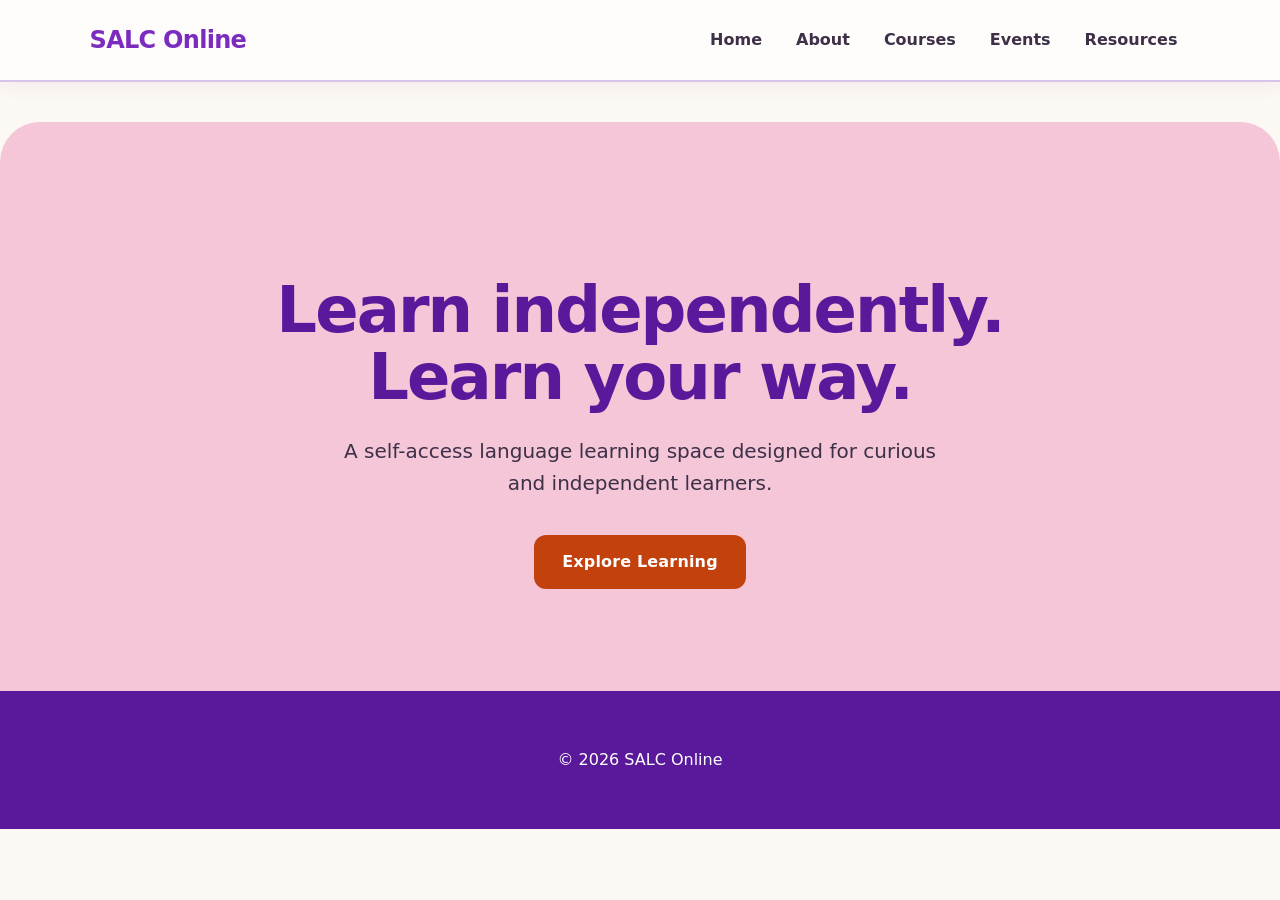
<file: Index.html>
<!DOCTYPE html>
<html lang="en">
<head>
    <meta charset="UTF-8">
    <meta name="viewport" content="width=device-width, initial-scale=1.0">
    <title>SALC Online</title>
    <link rel="stylesheet" href="css/style.css">
</head>

<body>

    
    <body>

    <header>
        <div class="logo">SALC Online</div>

        <nav>
            <a href="index.html">Home</a>
            <a href="about.html">About</a>
            <a href="courses.html">Courses</a>
            <a href="events.html">Events</a>
            <a href="resources.html">Resources</a>
        </nav>
    </header>

    <main>

        <section class="hero">
            <h1>Learn independently.<br>Learn your way.</h1>

            <p>
                A self-access language learning space
                designed for curious and independent learners.
            </p>

            <a href="courses.html" class="button">Explore Learning</a>
        </section>

    </main>

    <footer>
        <p>© 2026 SALC Online</p>
    </footer>

</body>

</body>
</html>
</file>
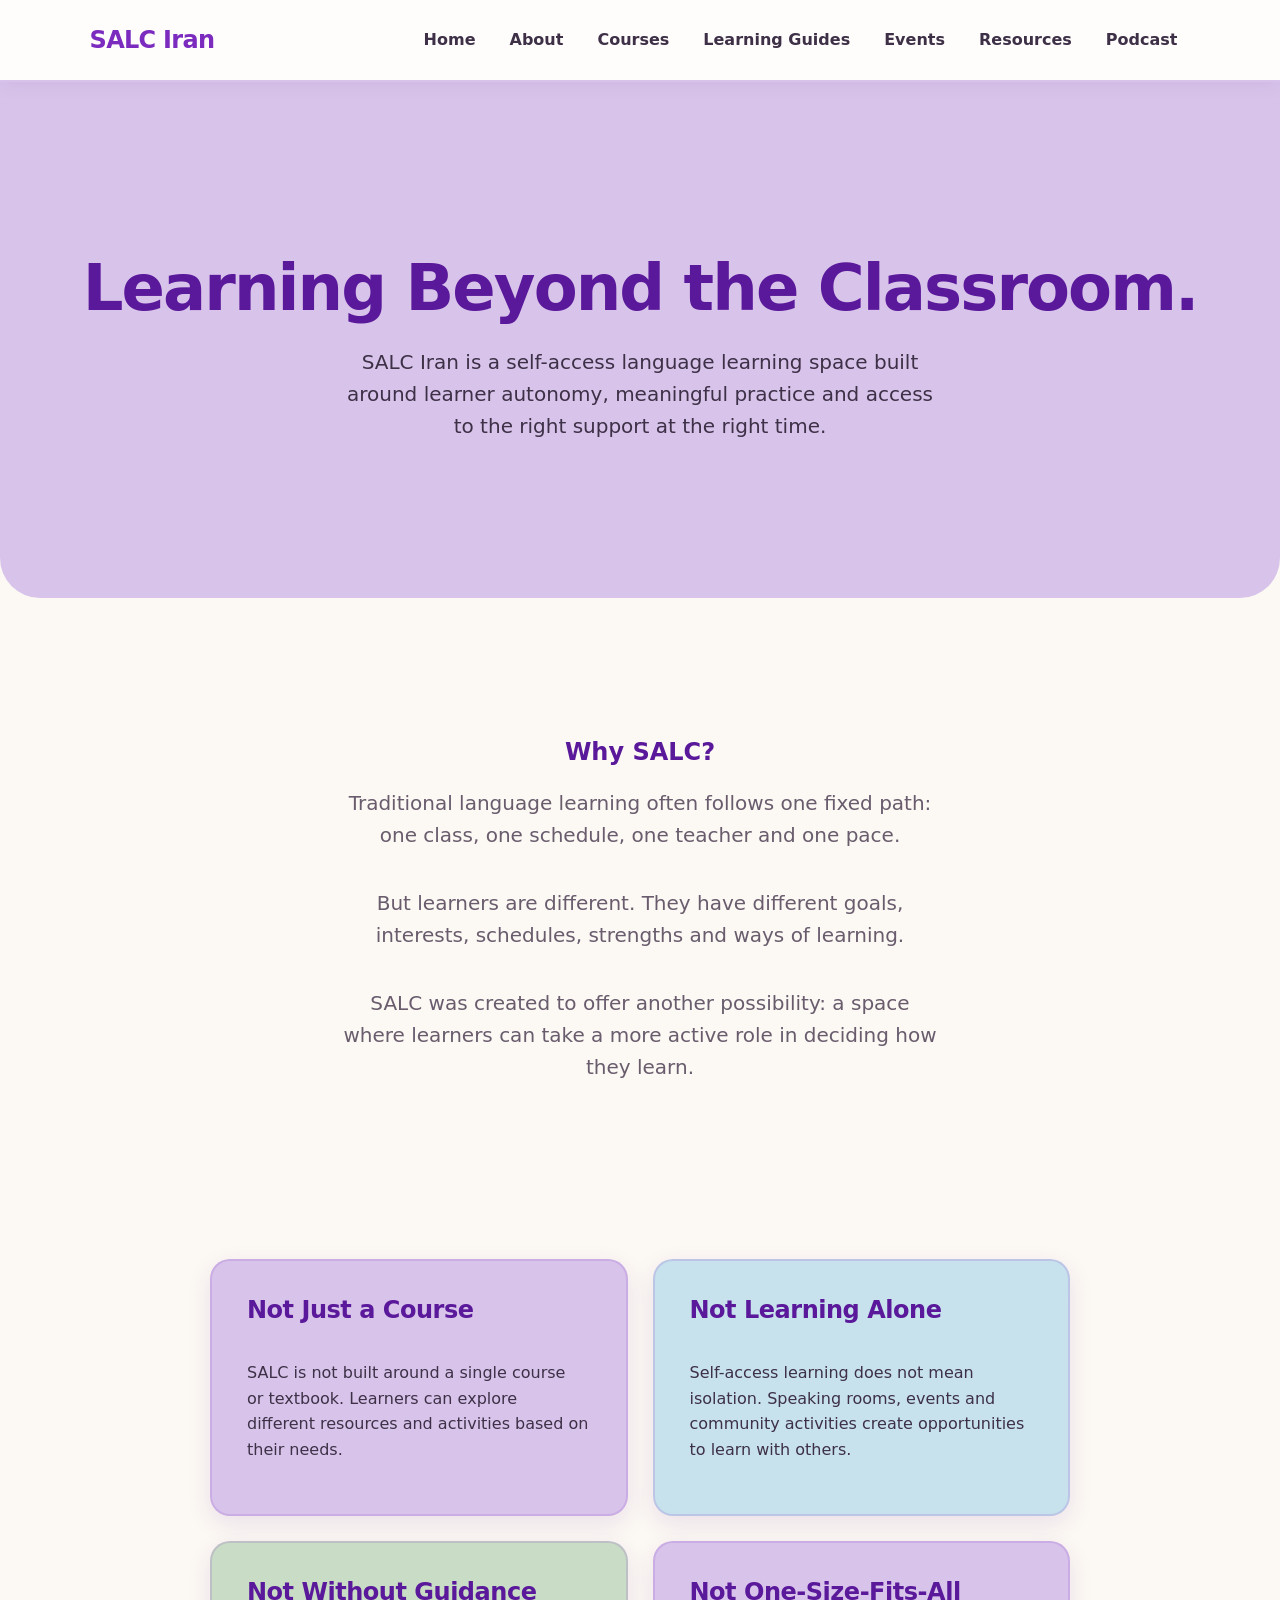
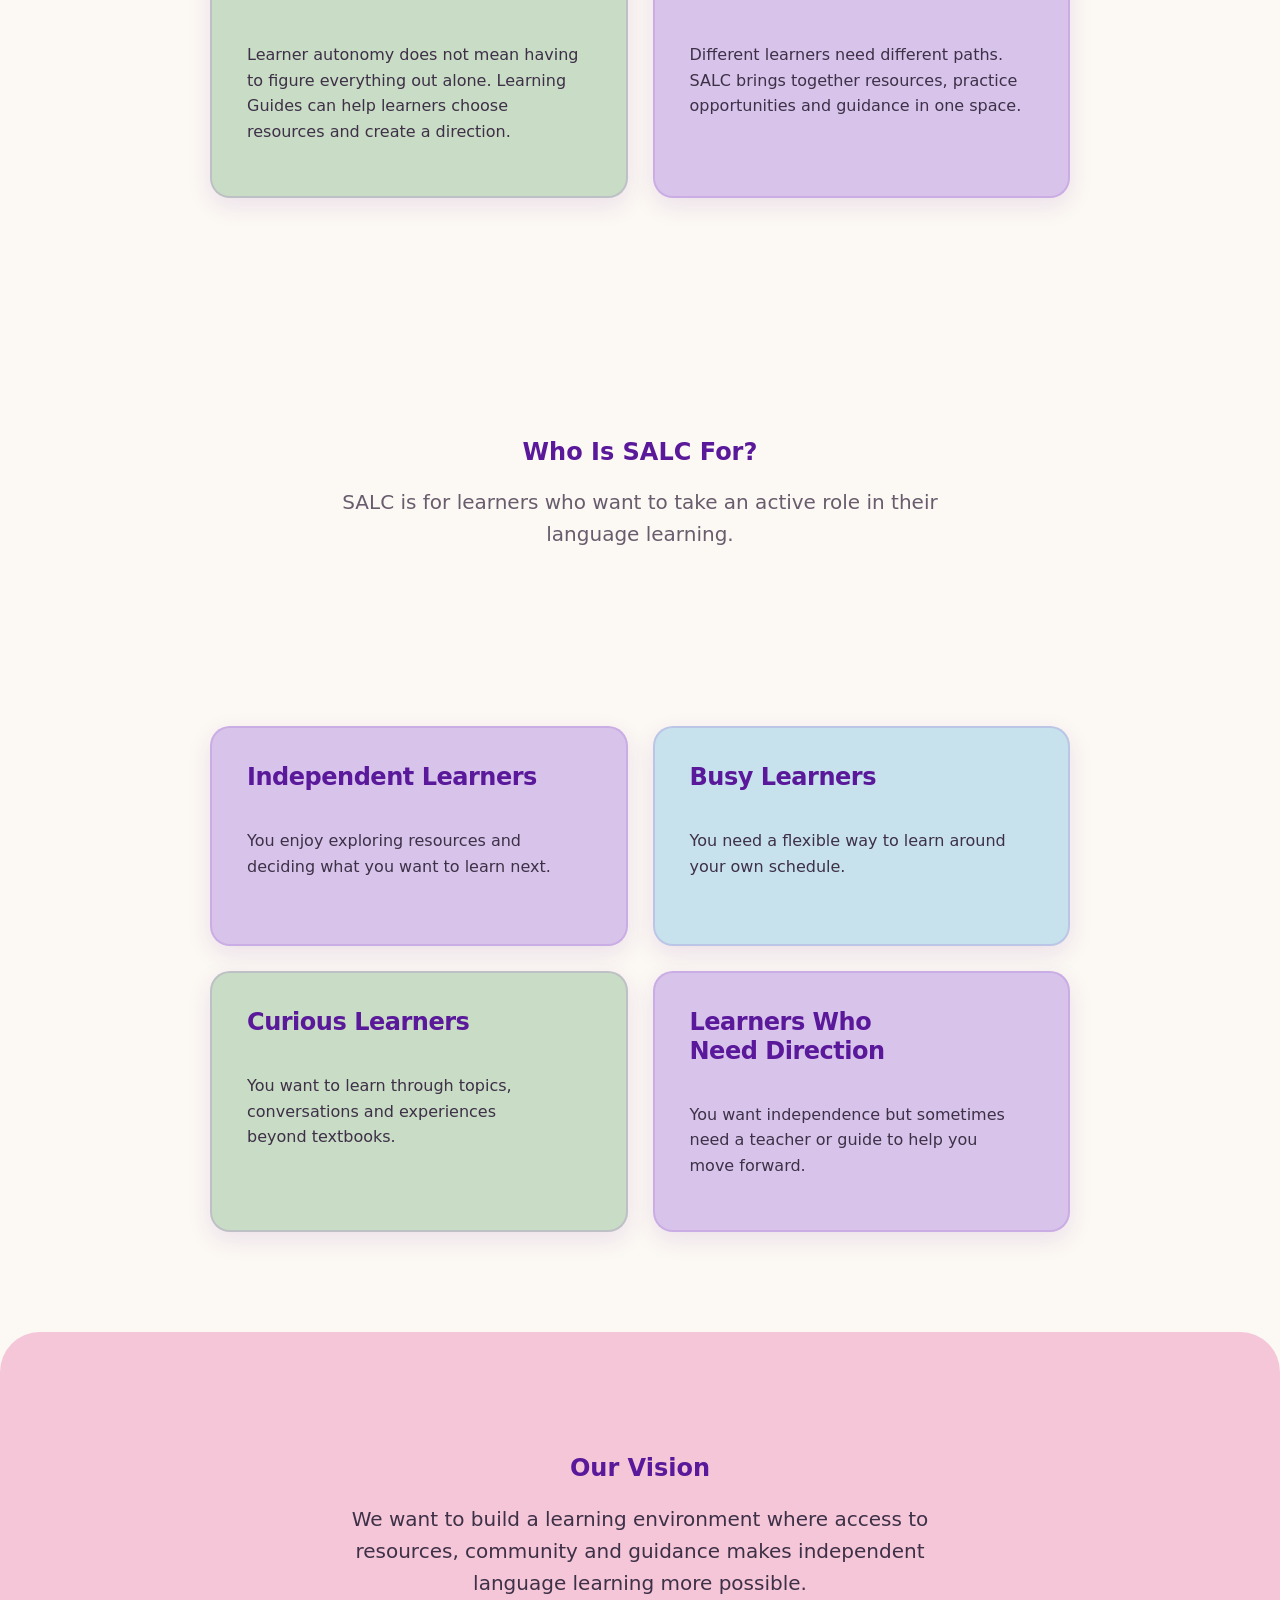
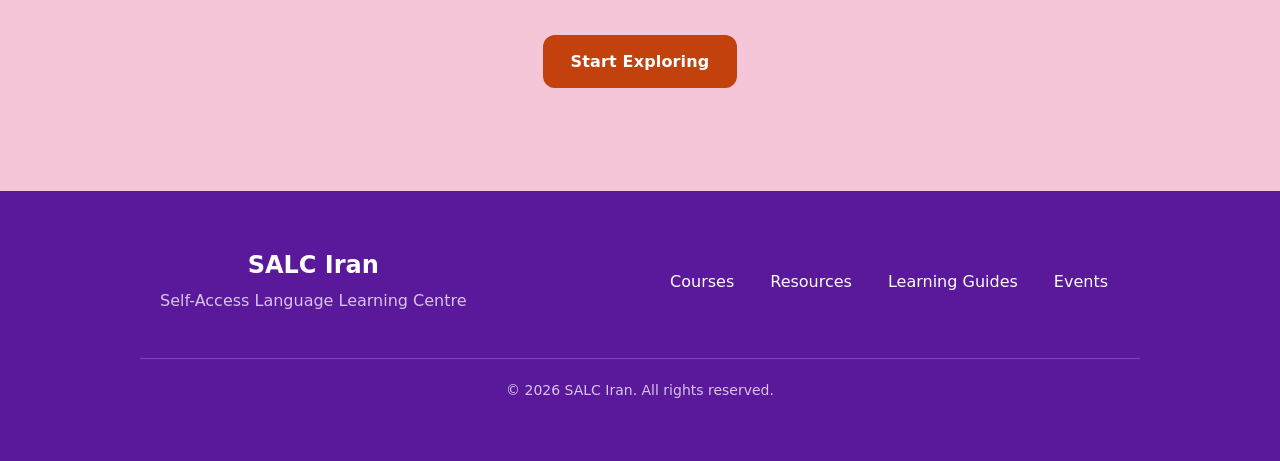
<file: about.html>
<!DOCTYPE html>
<html lang="en">

<head>
    <meta charset="UTF-8">
    <meta name="viewport" content="width=device-width, initial-scale=1.0">

    <title>About SALC Iran</title>

    <link rel="stylesheet" href="css/style.css">
</head>

<body>

<header>
    <div class="logo">SALC Iran</div>

    <nav>
        <a href="index.html">Home</a>
      <a href="about.html" class="active">About</a>
        <a href="courses.html">Courses</a>
        <a href="teachers.html">Learning Guides</a>
        <a href="events.html">Events</a>
        <a href="resources.html">Resources</a>
        <a href="podcast.html">Podcast</a>
    </nav>
</header>


<main>

    <!-- Hero -->

    <section class="hero">

        <h1>Learning Beyond the Classroom.</h1>

        <p>
            SALC Iran is a self-access language learning space
            built around learner autonomy, meaningful practice
            and access to the right support at the right time.
        </p>

    </section>


    <!-- Why SALC -->

    <section class="hero">

        <h2>Why SALC?</h2>

        <p>
            Traditional language learning often follows one fixed path:
            one class, one schedule, one teacher and one pace.
        </p>

        <p>
            But learners are different.
            They have different goals, interests, schedules,
            strengths and ways of learning.
        </p>

        <p>
            SALC was created to offer another possibility:
            a space where learners can take a more active role
            in deciding how they learn.
        </p>

    </section>


    <!-- Difference -->

    <section class="learning-areas">

        <div class="card">

            <h2>Not Just a Course</h2>

            <p>
                SALC is not built around a single course or
                textbook. Learners can explore different
                resources and activities based on their needs.
            </p>

        </div>


        <div class="card">

            <h2>Not Learning Alone</h2>

            <p>
                Self-access learning does not mean isolation.
                Speaking rooms, events and community activities
                create opportunities to learn with others.
            </p>

        </div>


        <div class="card">

            <h2>Not Without Guidance</h2>

            <p>
                Learner autonomy does not mean having to figure
                everything out alone. Learning Guides can help
                learners choose resources and create a direction.
            </p>

        </div>


        <div class="card">

            <h2>Not One-Size-Fits-All</h2>

            <p>
                Different learners need different paths.
                SALC brings together resources, practice
                opportunities and guidance in one space.
            </p>

        </div>

    </section>

    <!-- Who Is It For -->

    <section class="hero">

        <h2>Who Is SALC For?</h2>

        <p>
            SALC is for learners who want to take
            an active role in their language learning.
        </p>

    </section>


    <section class="learning-areas">

        <div class="card">

            <h2>Independent Learners</h2>

            <p>
                You enjoy exploring resources and
                deciding what you want to learn next.
            </p>

        </div>


        <div class="card">

            <h2>Busy Learners</h2>

            <p>
                You need a flexible way to learn
                around your own schedule.
            </p>

        </div>


        <div class="card">

            <h2>Curious Learners</h2>

            <p>
                You want to learn through topics,
                conversations and experiences beyond textbooks.
            </p>

        </div>


        <div class="card">

            <h2>Learners Who Need Direction</h2>

            <p>
                You want independence but sometimes
                need a teacher or guide to help you move forward.
            </p>

        </div>

    </section>


    <!-- Vision -->

    <section class="hero">

        <h2>Our Vision</h2>

        <p>
            We want to build a learning environment where
            access to resources, community and guidance
            makes independent language learning more possible.
        </p>

        <a href="courses.html" class="button">
            Start Exploring
        </a>

    </section>

</main>


<footer>

    <div class="footer-content">

        <div class="footer-brand">
            <h2>SALC Iran</h2>
            <p>
                Self-Access Language Learning Centre
            </p>
        </div>

        <div class="footer-links">

            <a href="courses.html">Courses</a>
            <a href="resources.html">Resources</a>
            <a href="teachers.html">Learning Guides</a>
            <a href="events.html">Events</a>

        </div>

    </div>

    <div class="footer-bottom">
        <p>© 2026 SALC Iran. All rights reserved.</p>
    </div>

</footer>
</file>
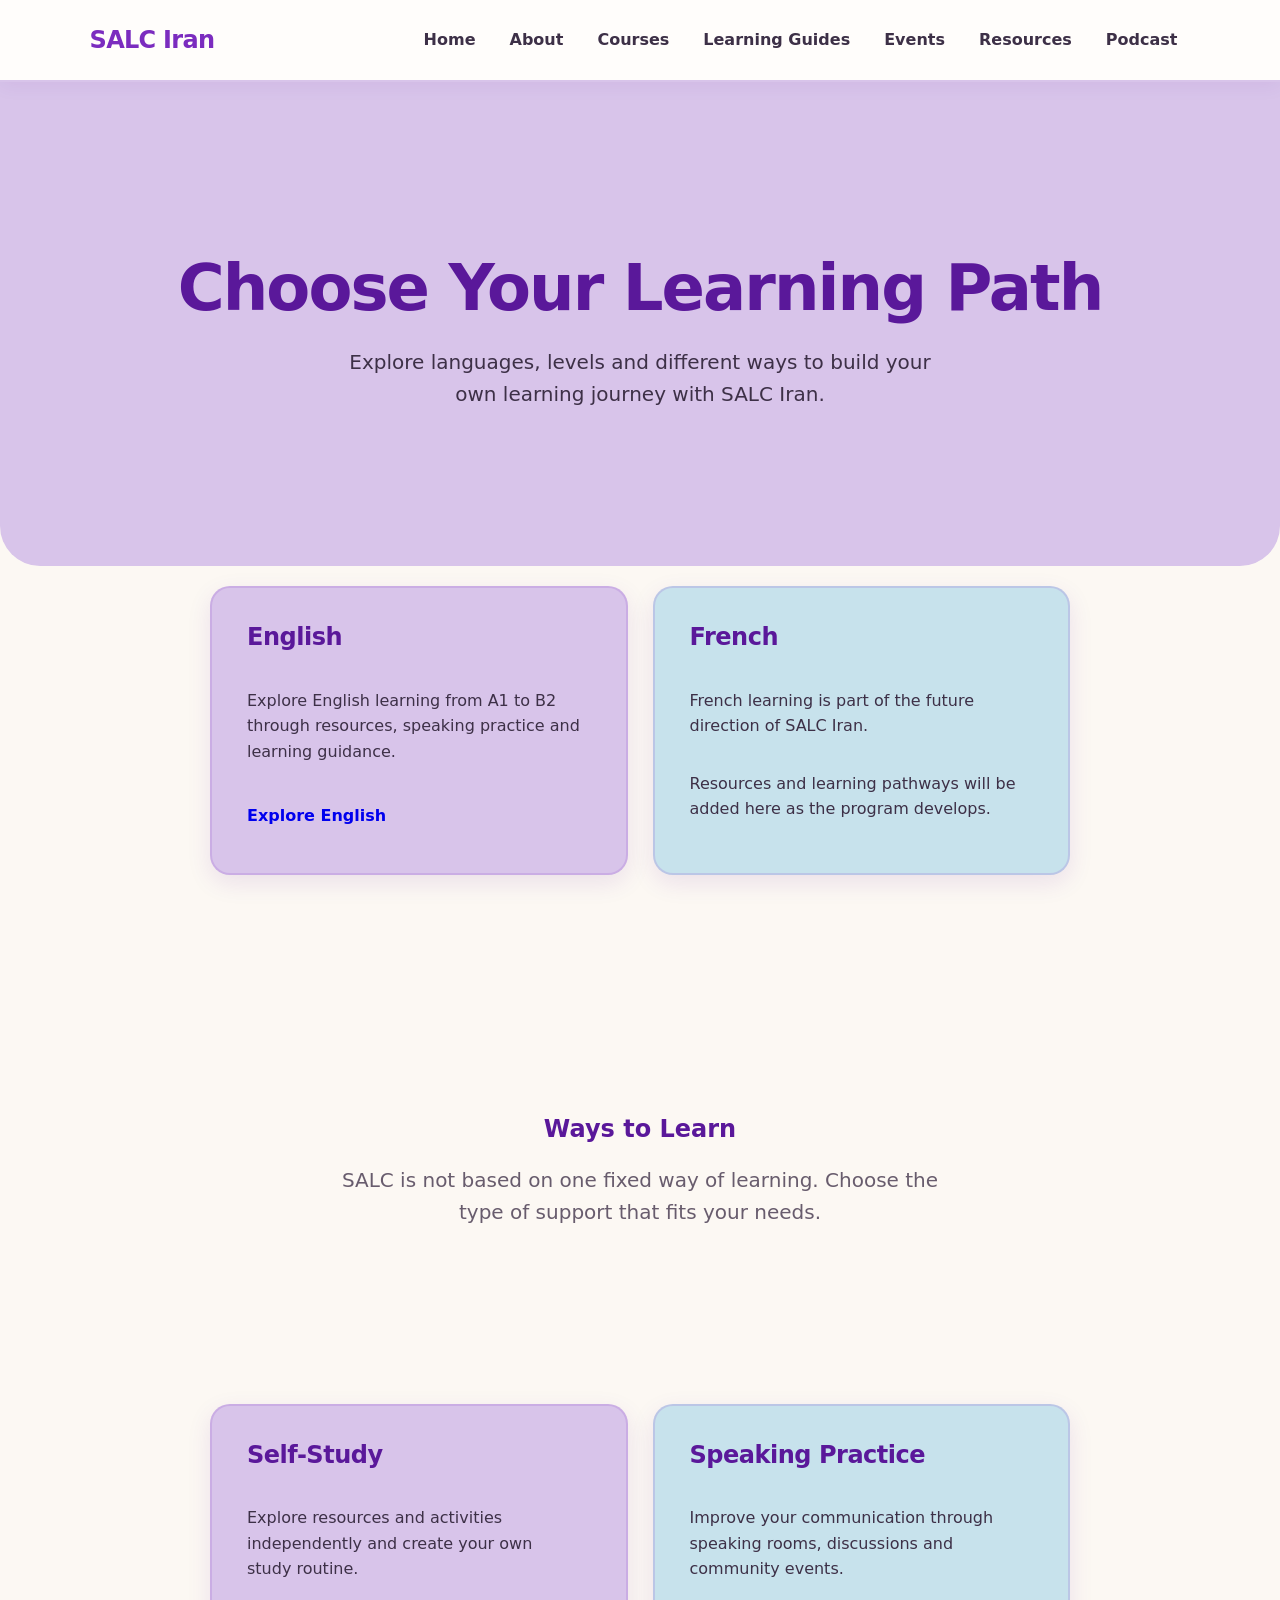
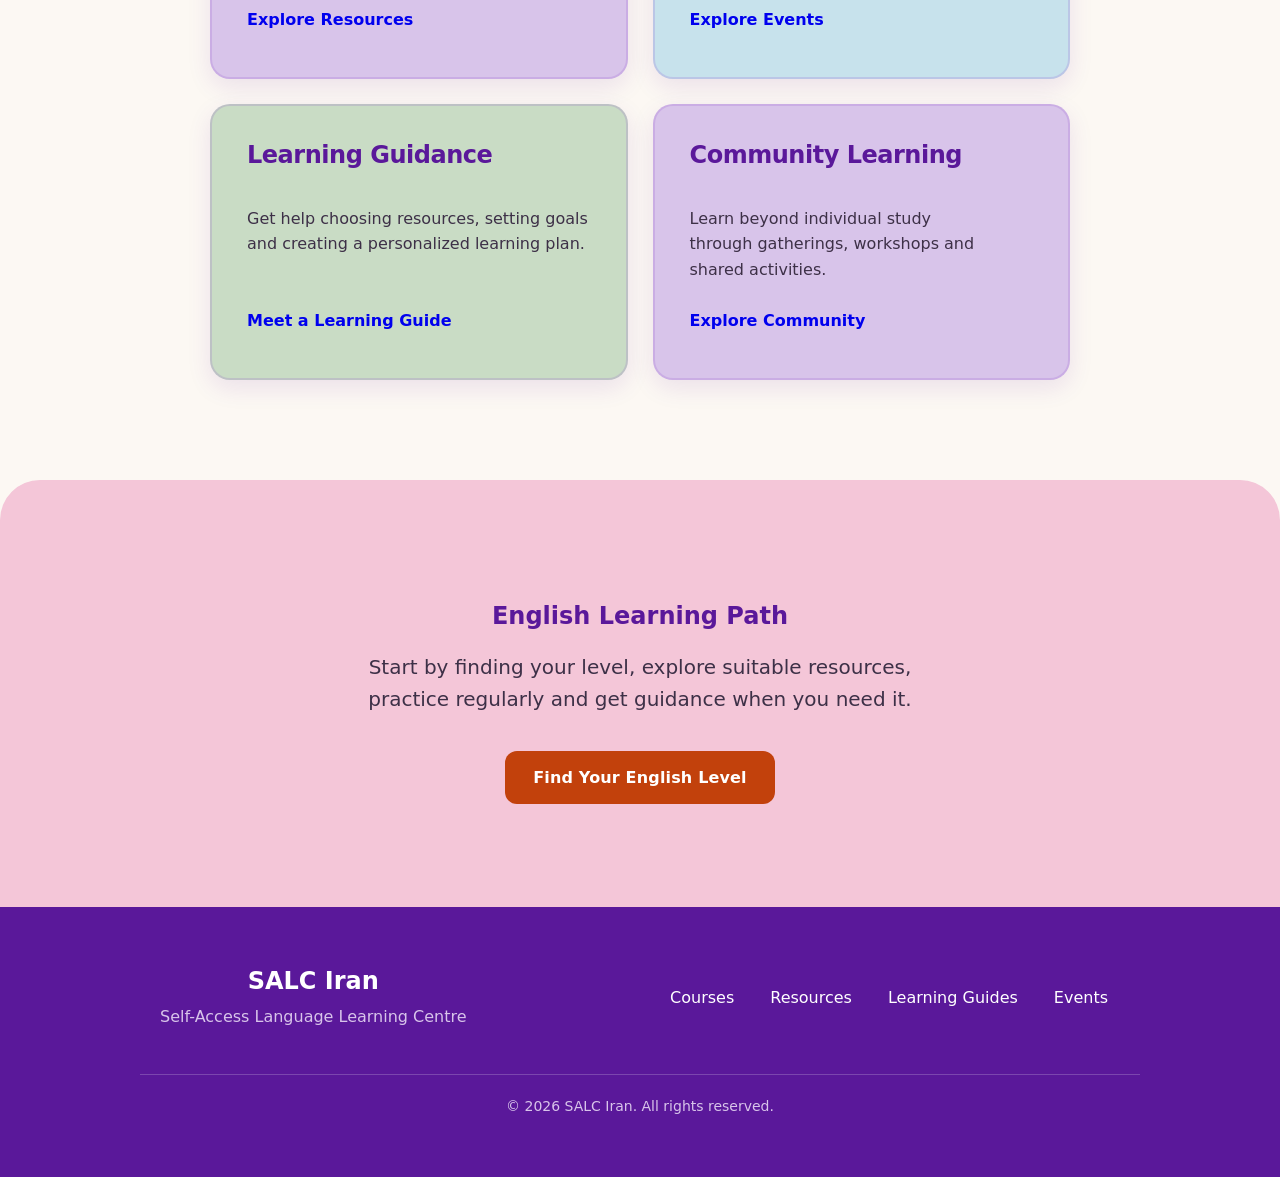
<file: courses.html>
<!DOCTYPE html>
<html lang="en">

<head>
    <meta charset="UTF-8">
    <meta name="viewport" content="width=device-width, initial-scale=1.0">

    <title>Courses | SALC Iran</title>

    <link rel="stylesheet" href="css/style.css">
</head>

<body>

<header>
    <div class="logo">SALC Iran</div>

    <nav>
        <a href="index.html">Home</a>
        <a href="about.html">About</a>
        <a href="courses.html" class="active">Courses</a>
        <a href="teachers.html">Learning Guides</a>
        <a href="events.html">Events</a>
        <a href="resources.html">Resources</a>
        <a href="podcast.html">Podcast</a>
    </nav>
</header>


<main>

    <!-- Hero -->

    <section class="hero">

        <h1>Choose Your Learning Path</h1>

        <p>
            Explore languages, levels and different ways
            to build your own learning journey with SALC Iran.
        </p>

    </section>


    <!-- Languages -->

    <section class="learning-areas">

        <div class="card">

            <h2>English</h2>

            <p>
                Explore English learning from A1 to B2
                through resources, speaking practice
                and learning guidance.
            </p>

            <a href="levels.html">
                Explore English
            </a>

        </div>


        <div class="card">

            <h2>French</h2>

            <p>
                French learning is part of the future
                direction of SALC Iran.
            </p>

            <p>
                Resources and learning pathways
                will be added here as the program develops.
            </p>

        </div>

    </section>


    <!-- Learning Options -->

    <section class="hero">

        <h2>Ways to Learn</h2>

        <p>
            SALC is not based on one fixed way of learning.
            Choose the type of support that fits your needs.
        </p>

    </section>


    <section class="learning-areas">

        <div class="card">

            <h2>Self-Study</h2>

            <p>
                Explore resources and activities independently
                and create your own study routine.
            </p>

            <a href="resources.html">
                Explore Resources
            </a>

        </div>


        <div class="card">

            <h2>Speaking Practice</h2>

            <p>
                Improve your communication through
                speaking rooms, discussions and community events.
            </p>

            <a href="events.html">
                Explore Events
            </a>

        </div>


        <div class="card">

            <h2>Learning Guidance</h2>

            <p>
                Get help choosing resources, setting goals
                and creating a personalized learning plan.
            </p>

            <a href="teachers.html">
                Meet a Learning Guide
            </a>

        </div>


        <div class="card">

            <h2>Community Learning</h2>

            <p>
                Learn beyond individual study through
                gatherings, workshops and shared activities.
            </p>

            <a href="events.html">
                Explore Community
            </a>

        </div>

    </section>


    <!-- English Path -->

    <section class="hero">

        <h2>English Learning Path</h2>

        <p>
            Start by finding your level, explore suitable resources,
            practice regularly and get guidance when you need it.
        </p>

        <a href="levels.html" class="button">
            Find Your English Level
        </a>

    </section>

</main>


<footer>

    <div class="footer-content">

        <div class="footer-brand">
            <h2>SALC Iran</h2>
            <p>
                Self-Access Language Learning Centre
            </p>
        </div>

        <div class="footer-links">

            <a href="courses.html">Courses</a>
            <a href="resources.html">Resources</a>
            <a href="teachers.html">Learning Guides</a>
            <a href="events.html">Events</a>

        </div>

    </div>

    <div class="footer-bottom">
        <p>© 2026 SALC Iran. All rights reserved.</p>
    </div>

</footer>
</file>
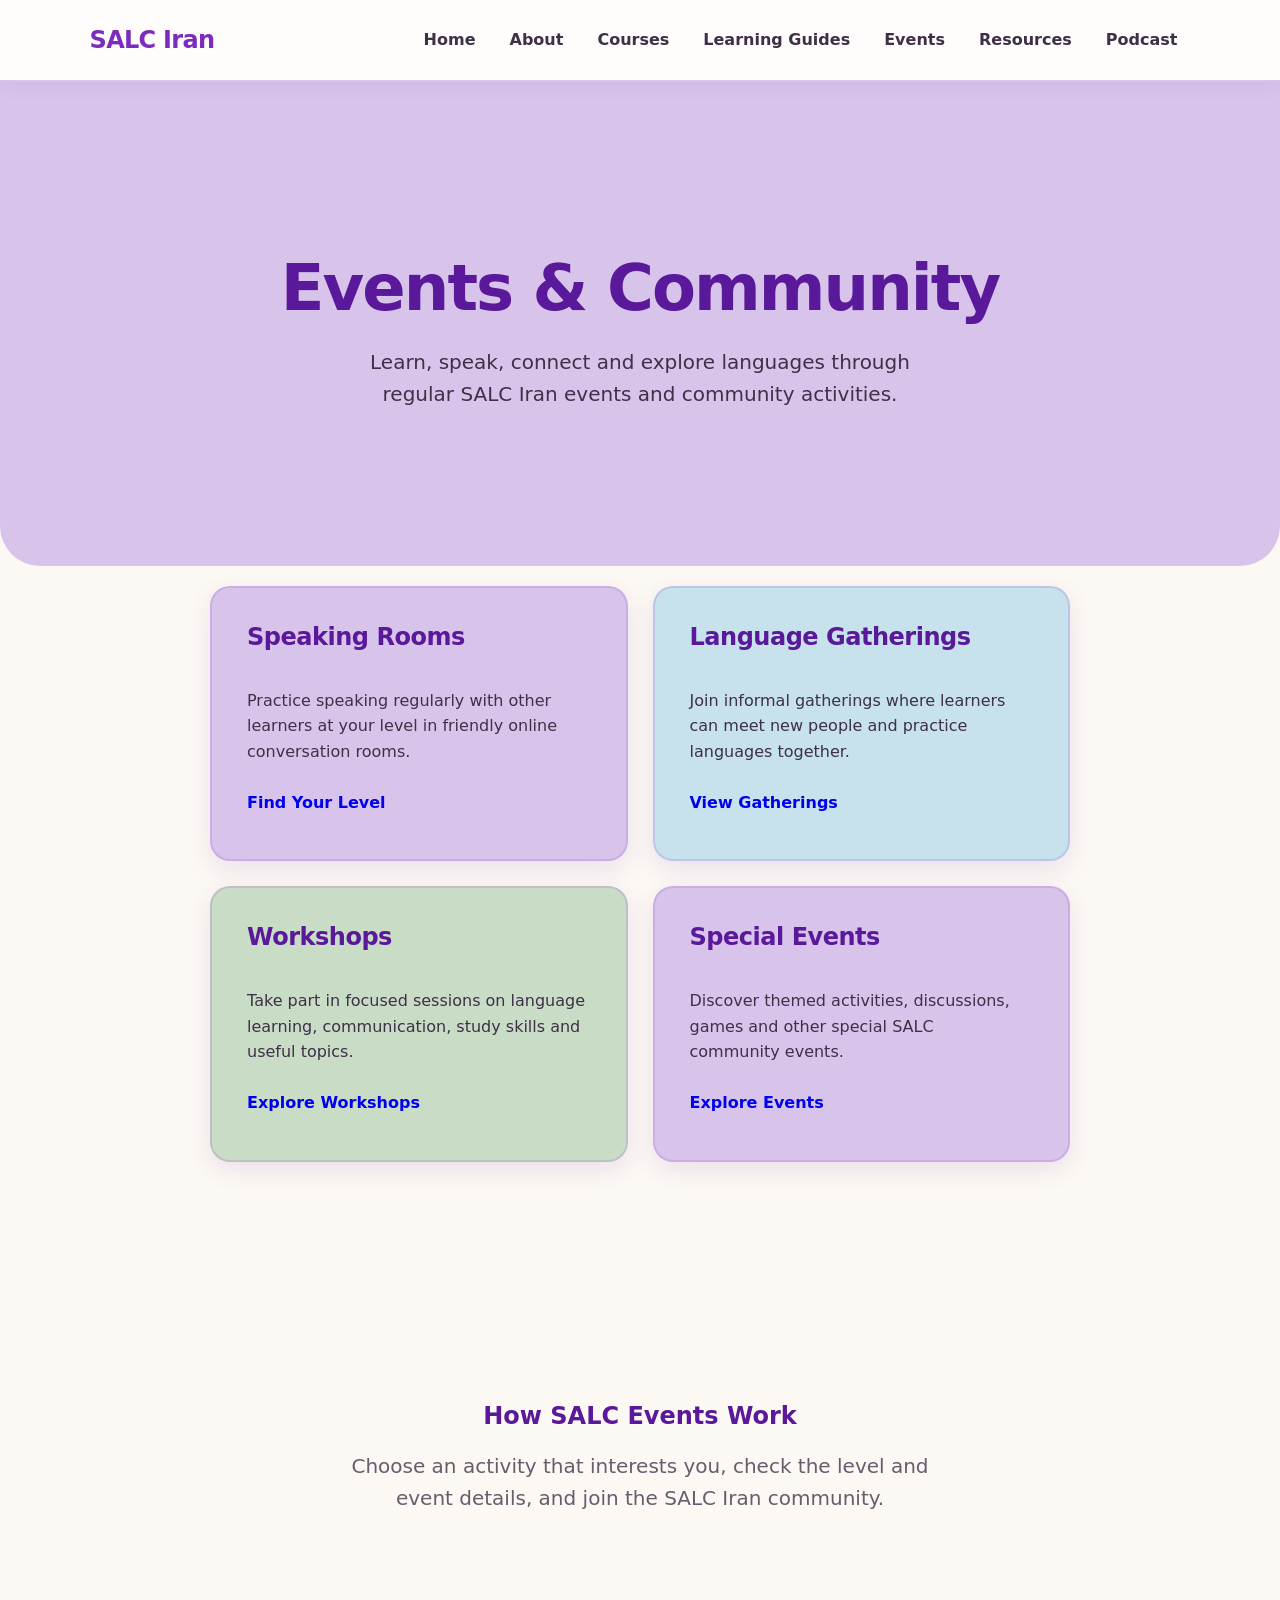
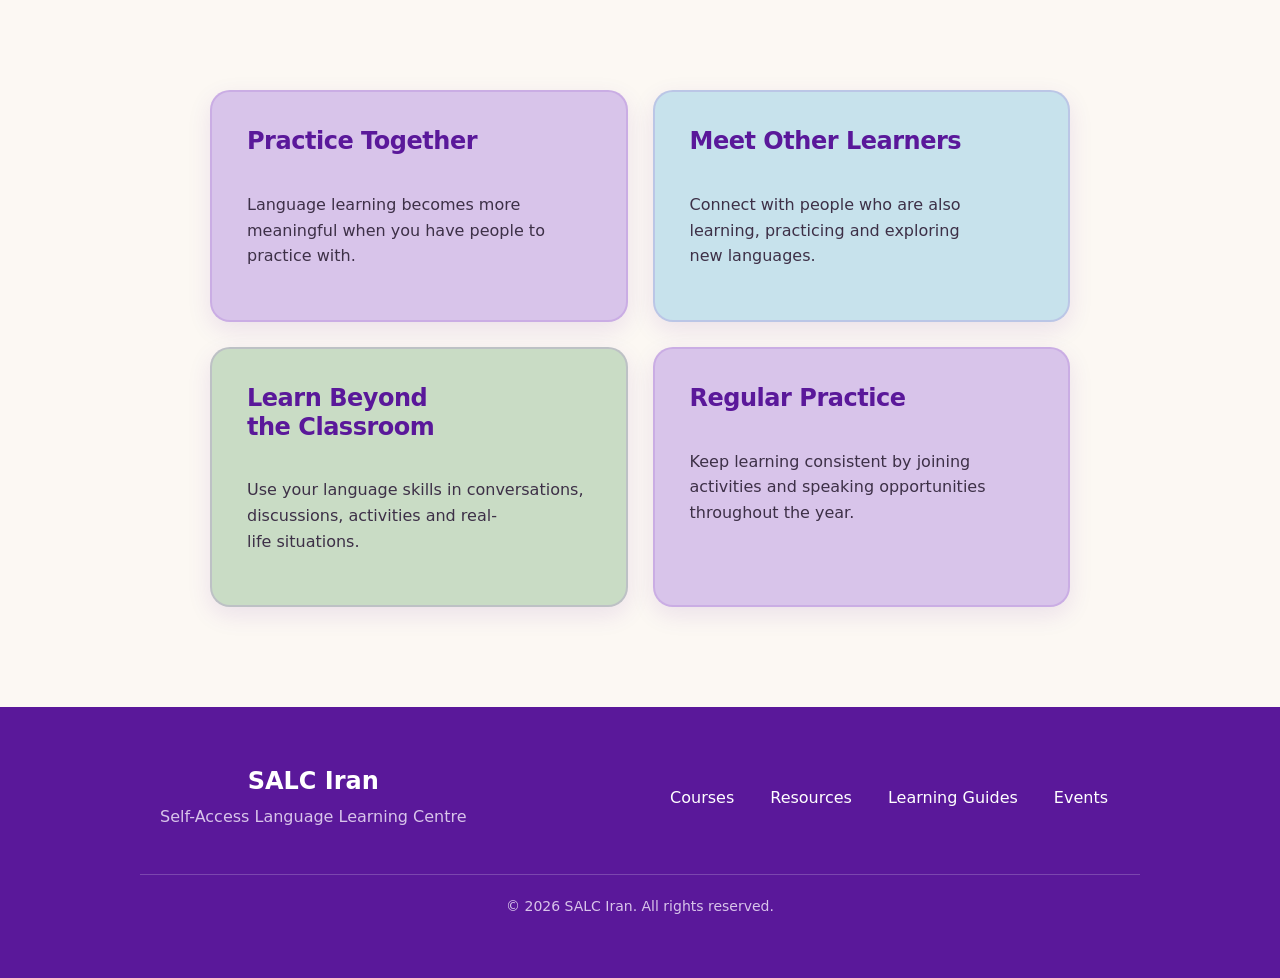
<file: events.html>
<!DOCTYPE html>
<html lang="en">

<head>
    <meta charset="UTF-8">
    <meta name="viewport" content="width=device-width, initial-scale=1.0">

    <title>SALC Iran - Events</title>

    <link rel="stylesheet" href="css/style.css">
</head>

<body>

<header>
    <div class="logo">SALC Iran</div>

    <nav>
        <a href="index.html">Home</a>
        <a href="about.html">About</a>
        <a href="courses.html">Courses</a>
        <a href="teachers.html">Learning Guides</a>
        <a href="events.html" class="active">Events</a>
        <a href="resources.html">Resources</a>
        <a href="podcast.html">Podcast</a>
    </nav>
</header>

<main>

    <!-- Hero -->
    <section class="hero">
        <h1>Events & Community</h1>

        <p>
            Learn, speak, connect and explore languages
            through regular SALC Iran events and community activities.
        </p>
    </section>


    <!-- Event Types -->
    <section class="learning-areas">

        <div class="card">
            <h2>Speaking Rooms</h2>

            <p>
                Practice speaking regularly with other learners
                at your level in friendly online conversation rooms.
            </p>

            <a href="levels.html">Find Your Level</a>
        </div>


        <div class="card">
            <h2>Language Gatherings</h2>

            <p>
                Join informal gatherings where learners can
                meet new people and practice languages together.
            </p>

            <a href="#">View Gatherings</a>
        </div>


        <div class="card">
            <h2>Workshops</h2>

            <p>
                Take part in focused sessions on language learning,
                communication, study skills and useful topics.
            </p>

            <a href="#">Explore Workshops</a>
        </div>


        <div class="card">
            <h2>Special Events</h2>

            <p>
                Discover themed activities, discussions,
                games and other special SALC community events.
            </p>

            <a href="#">Explore Events</a>
        </div>

    </section>


    <!-- How It Works -->
    <section class="hero">

        <h2>How SALC Events Work</h2>

        <p>
            Choose an activity that interests you,
            check the level and event details,
            and join the SALC Iran community.
        </p>

    </section>


    <!-- Community -->
    <section class="learning-areas">

        <div class="card">
            <h2>Practice Together</h2>

            <p>
                Language learning becomes more meaningful
                when you have people to practice with.
            </p>
        </div>


        <div class="card">
            <h2>Meet Other Learners</h2>

            <p>
                Connect with people who are also learning,
                practicing and exploring new languages.
            </p>
        </div>


        <div class="card">
            <h2>Learn Beyond the Classroom</h2>

            <p>
                Use your language skills in conversations,
                discussions, activities and real-life situations.
            </p>
        </div>


        <div class="card">
            <h2>Regular Practice</h2>

            <p>
                Keep learning consistent by joining activities
                and speaking opportunities throughout the year.
            </p>
        </div>

    </section>

</main>


<footer>

    <div class="footer-content">

        <div class="footer-brand">
            <h2>SALC Iran</h2>
            <p>
                Self-Access Language Learning Centre
            </p>
        </div>

        <div class="footer-links">

            <a href="courses.html">Courses</a>
            <a href="resources.html">Resources</a>
            <a href="teachers.html">Learning Guides</a>
            <a href="events.html">Events</a>

        </div>

    </div>

    <div class="footer-bottom">
        <p>© 2026 SALC Iran. All rights reserved.</p>
    </div>

</footer>
</file>
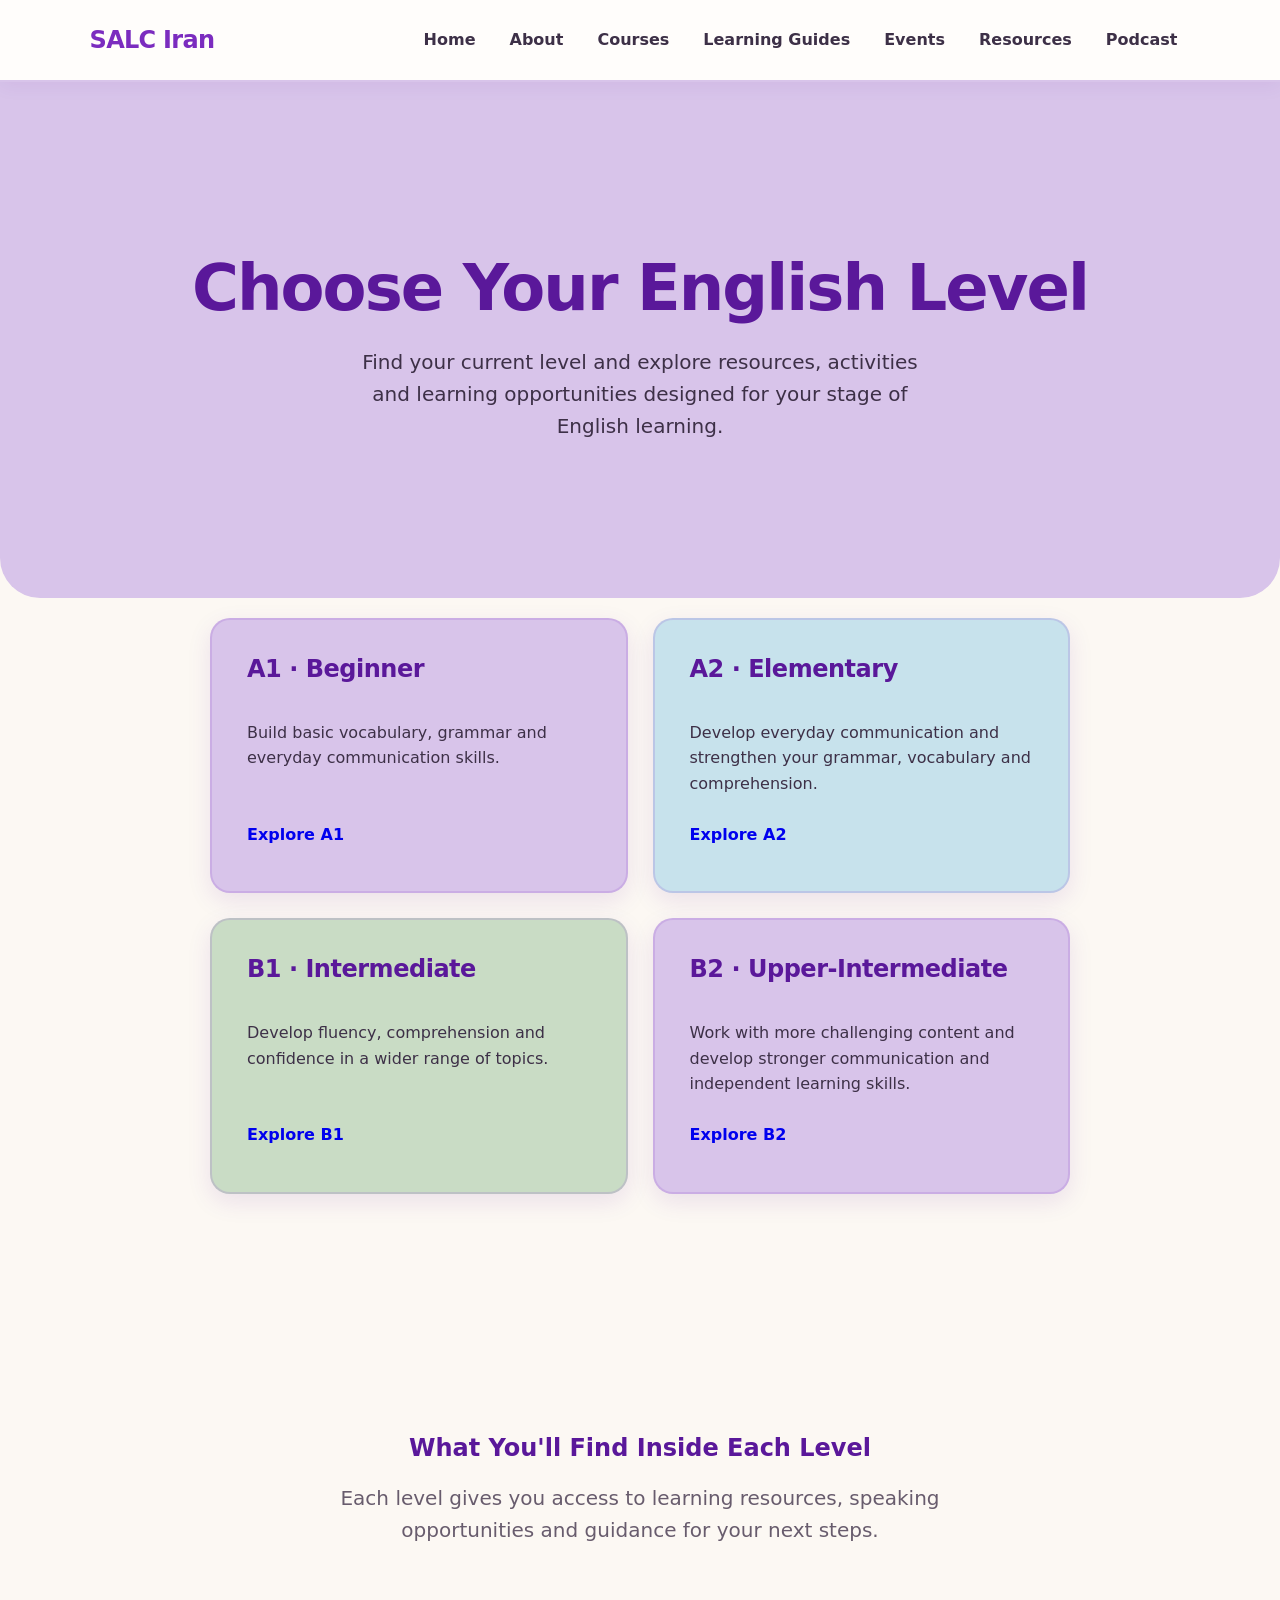
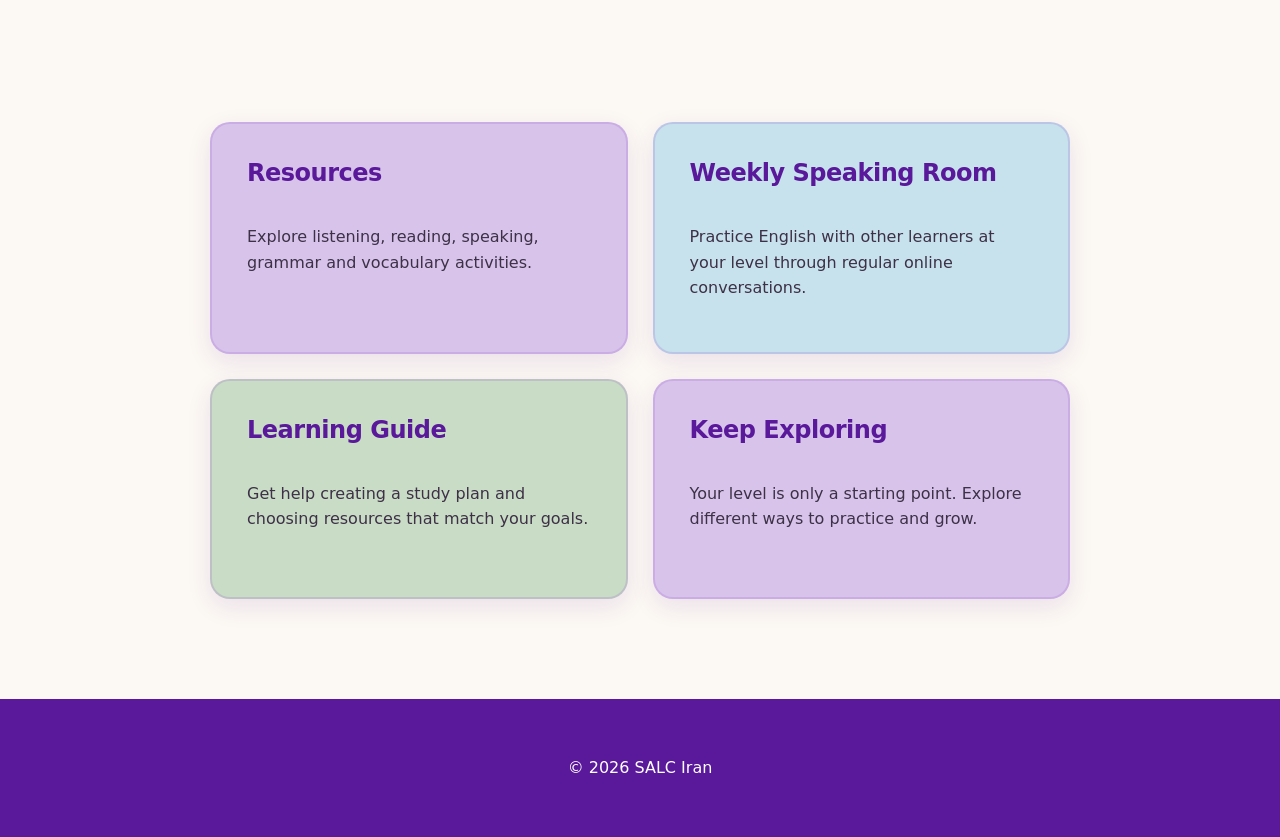
<file: levels.html>
<!DOCTYPE html>
<html lang="en">

<head>
    <meta charset="UTF-8">
    <meta name="viewport" content="width=device-width, initial-scale=1.0">

    <title>SALC Iran - English Levels</title>

    <link rel="stylesheet" href="css/style.css">
</head>

<body>

<header>

    <div class="logo">SALC Iran</div>

    <nav>
        <a href="index.html">Home</a>
        <a href="about.html">About</a>
        <a href="courses.html">Courses</a>
        <a href="teachers.html">Learning Guides</a>
        <a href="events.html">Events</a>
        <a href="resources.html">Resources</a>
        <a href="podcast.html">Podcast</a>
    </nav>

</header>


<main>

    <!-- Hero -->

    <section class="hero">

        <h1>Choose Your English Level</h1>

        <p>
            Find your current level and explore resources,
            activities and learning opportunities designed
            for your stage of English learning.
        </p>

    </section>


    <!-- Levels -->

    <section class="learning-areas">

        <div class="card">

            <h2>A1 · Beginner</h2>

            <p>
                Build basic vocabulary, grammar and everyday
                communication skills.
            </p>

            <a href="levels/a1.html">
                Explore A1
            </a>

        </div>


        <div class="card">

            <h2>A2 · Elementary</h2>

            <p>
                Develop everyday communication and strengthen
                your grammar, vocabulary and comprehension.
            </p>

            <a href="levels/a2.html">
                Explore A2
            </a>

        </div>


        <div class="card">

            <h2>B1 · Intermediate</h2>

            <p>
                Develop fluency, comprehension and confidence
                in a wider range of topics.
            </p>

            <a href="levels/b1.html">
                Explore B1
            </a>

        </div>


        <div class="card">

            <h2>B2 · Upper-Intermediate</h2>

            <p>
                Work with more challenging content and develop
                stronger communication and independent learning skills.
            </p>

            <a href="levels/b2.html">
                Explore B2
            </a>

        </div>

    </section>


    <!-- What Happens Next -->

    <section class="hero">

        <h2>What You'll Find Inside Each Level</h2>

        <p>
            Each level gives you access to learning resources,
            speaking opportunities and guidance for your next steps.
        </p>

    </section>


    <section class="learning-areas">

        <div class="card">

            <h2>Resources</h2>

            <p>
                Explore listening, reading, speaking,
                grammar and vocabulary activities.
            </p>

        </div>


        <div class="card">

            <h2>Weekly Speaking Room</h2>

            <p>
                Practice English with other learners
                at your level through regular online conversations.
            </p>

        </div>


        <div class="card">

            <h2>Learning Guide</h2>

            <p>
                Get help creating a study plan and choosing
                resources that match your goals.
            </p>

        </div>


        <div class="card">

            <h2>Keep Exploring</h2>

            <p>
                Your level is only a starting point.
                Explore different ways to practice and grow.
            </p>

        </div>

    </section>

</main>


<footer>
    <p>© 2026 SALC Iran</p>
</footer>

</body>

</html>
</file>
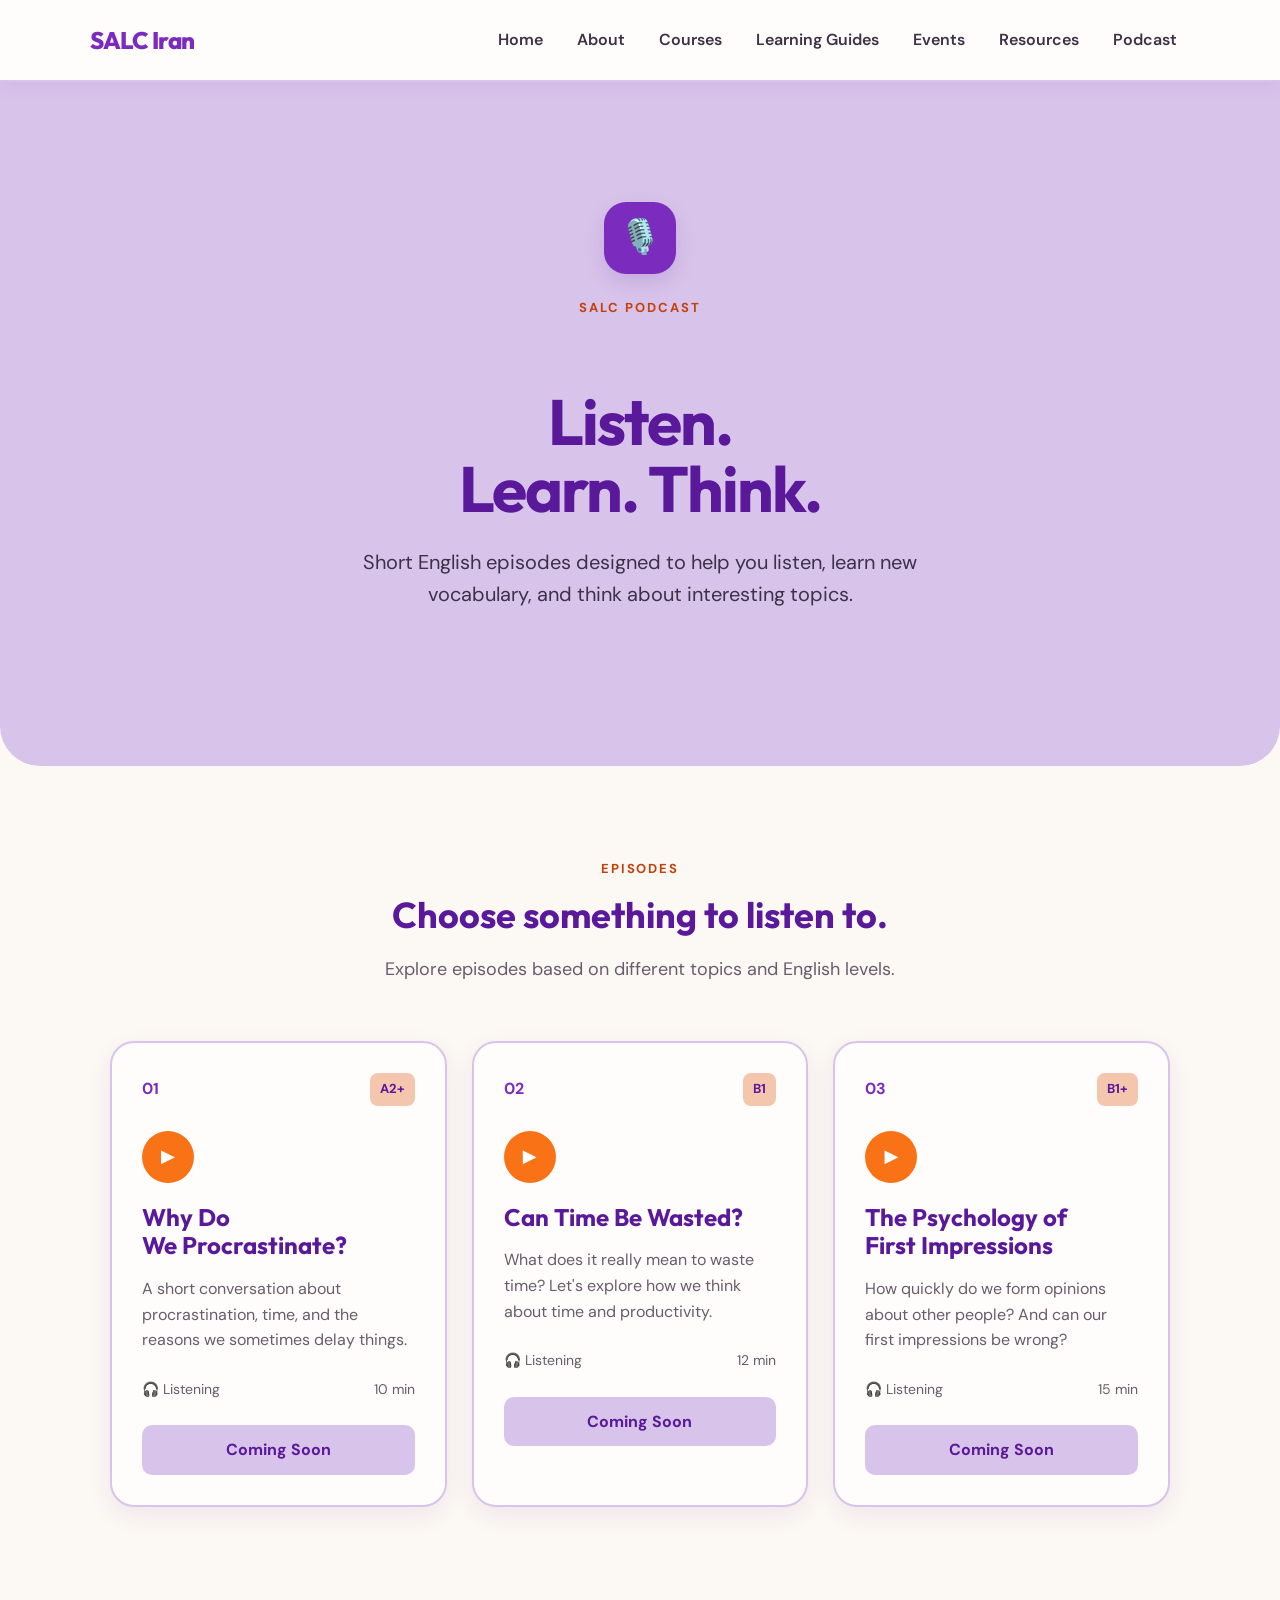
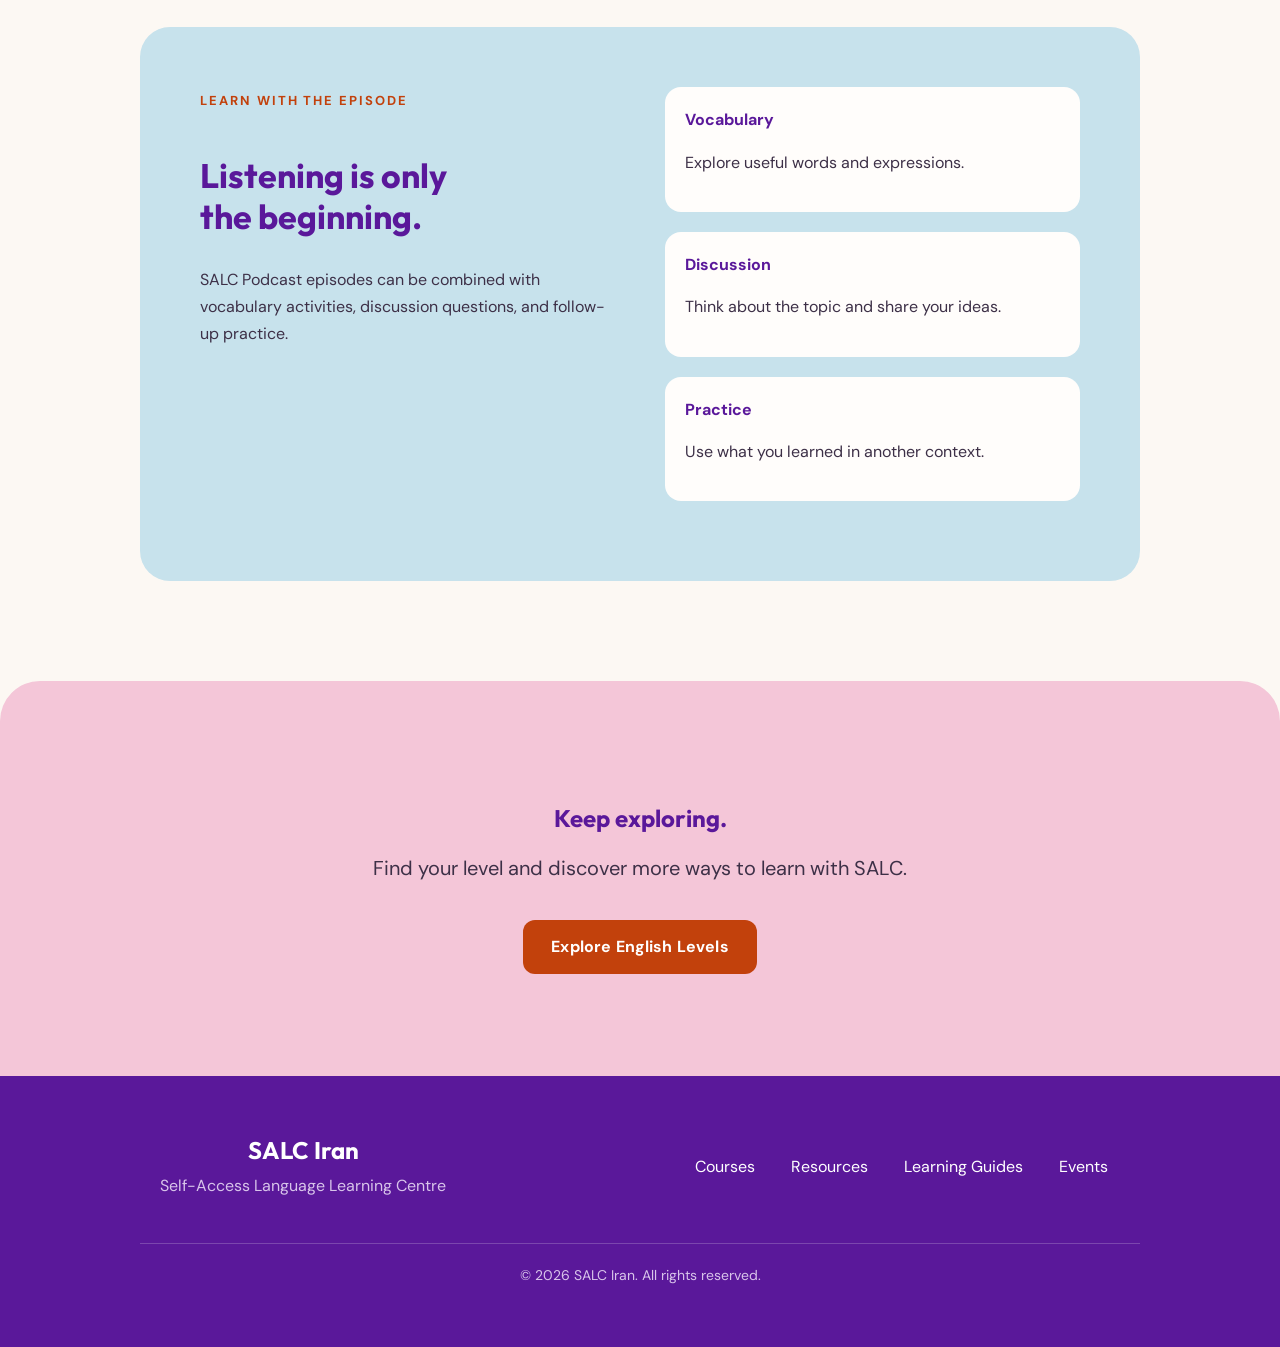
<file: podcast.html>
<!DOCTYPE html>
<html lang="en">

<head>
    <meta charset="UTF-8">
    <meta name="viewport" content="width=device-width, initial-scale=1.0">

    <title>Podcast | SALC Iran</title>

    <link rel="preconnect" href="https://fonts.googleapis.com">
    <link rel="preconnect" href="https://fonts.gstatic.com" crossorigin>

    <link href="https://fonts.googleapis.com/css2?family=DM+Sans:wght@400;500;600;700&family=Outfit:wght@500;600;700&display=swap" rel="stylesheet">

    <link rel="stylesheet" href="css/style.css">
</head>

<body>

<header>

    <div class="logo">SALC Iran</div>

    <nav>
        <a href="index.html">Home</a>
        <a href="about.html">About</a>
        <a href="courses.html">Courses</a>
        <a href="teachers.html">Learning Guides</a>
        <a href="events.html">Events</a>
        <a href="resources.html">Resources</a>
        <a href="podcast.html" class="active">Podcast</a>
    </nav>

</header>


<main>

    <!-- Podcast Hero -->

    <section class="hero podcast-hero">

        <div class="podcast-icon">🎙️</div>

        <span class="section-label">SALC PODCAST</span>

        <h1>
            Listen.<br>
            Learn. Think.
        </h1>

        <p>
            Short English episodes designed to help you
            listen, learn new vocabulary, and think about
            interesting topics.
        </p>

    </section>


    <!-- Episodes -->

    <div class="section-heading">

        <span>EPISODES</span>

        <h2>Choose something to listen to.</h2>

        <p>
            Explore episodes based on different topics and
            English levels.
        </p>

    </div>


    <section class="podcast-episodes">


        <!-- Episode 01 -->

        <article class="podcast-card">

            <div class="episode-top">

                <span class="episode-number">01</span>

                <span class="level-badge">A2+</span>

            </div>

            <div class="play-icon">▶</div>

            <h2>
                Why Do We Procrastinate?
            </h2>

            <p>
                A short conversation about procrastination,
                time, and the reasons we sometimes delay things.
            </p>

            <div class="episode-meta">
                <span>🎧 Listening</span>
                <span>10 min</span>
            </div>

            <button class="listen-button" disabled>
                Coming Soon
            </button>

        </article>


        <!-- Episode 02 -->

        <article class="podcast-card">

            <div class="episode-top">

                <span class="episode-number">02</span>

                <span class="level-badge">B1</span>

            </div>

            <div class="play-icon">▶</div>

            <h2>
                Can Time Be Wasted?
            </h2>

            <p>
                What does it really mean to waste time?
                Let's explore how we think about time and productivity.
            </p>

            <div class="episode-meta">
                <span>🎧 Listening</span>
                <span>12 min</span>
            </div>

            <button class="listen-button" disabled>
                Coming Soon
            </button>

        </article>


        <!-- Episode 03 -->

        <article class="podcast-card">

            <div class="episode-top">

                <span class="episode-number">03</span>

                <span class="level-badge">B1+</span>

            </div>

            <div class="play-icon">▶</div>

            <h2>
                The Psychology of First Impressions
            </h2>

            <p>
                How quickly do we form opinions about other people?
                And can our first impressions be wrong?
            </p>

            <div class="episode-meta">
                <span>🎧 Listening</span>
                <span>15 min</span>
            </div>

            <button class="listen-button" disabled>
                Coming Soon
            </button>

        </article>


    </section>


    <!-- Podcast Learning -->

    <section class="podcast-learning">

        <div>

            <span class="section-label">LEARN WITH THE EPISODE</span>

            <h2>
                Listening is only the beginning.
            </h2>

            <p>
                SALC Podcast episodes can be combined with
                vocabulary activities, discussion questions,
                and follow-up practice.
            </p>

        </div>


        <div class="podcast-learning-items">

            <div>
                <strong>Vocabulary</strong>
                <p>Explore useful words and expressions.</p>
            </div>

            <div>
                <strong>Discussion</strong>
                <p>Think about the topic and share your ideas.</p>
            </div>

            <div>
                <strong>Practice</strong>
                <p>Use what you learned in another context.</p>
            </div>

        </div>

    </section>


    <!-- CTA -->

    <section class="hero podcast-cta">

        <h2>
            Keep exploring.
        </h2>

        <p>
            Find your level and discover more ways to learn with SALC.
        </p>

        <a href="levels.html" class="button">
            Explore English Levels
        </a>

    </section>

</main>


<footer>

    <div class="footer-content">

        <div class="footer-brand">
            <h2>SALC Iran</h2>
            <p>
                Self-Access Language Learning Centre
            </p>
        </div>

        <div class="footer-links">

            <a href="courses.html">Courses</a>
            <a href="resources.html">Resources</a>
            <a href="teachers.html">Learning Guides</a>
            <a href="events.html">Events</a>

        </div>

    </div>

    <div class="footer-bottom">
        <p>© 2026 SALC Iran. All rights reserved.</p>
    </div>

</footer>


</body>
</html>
</file>
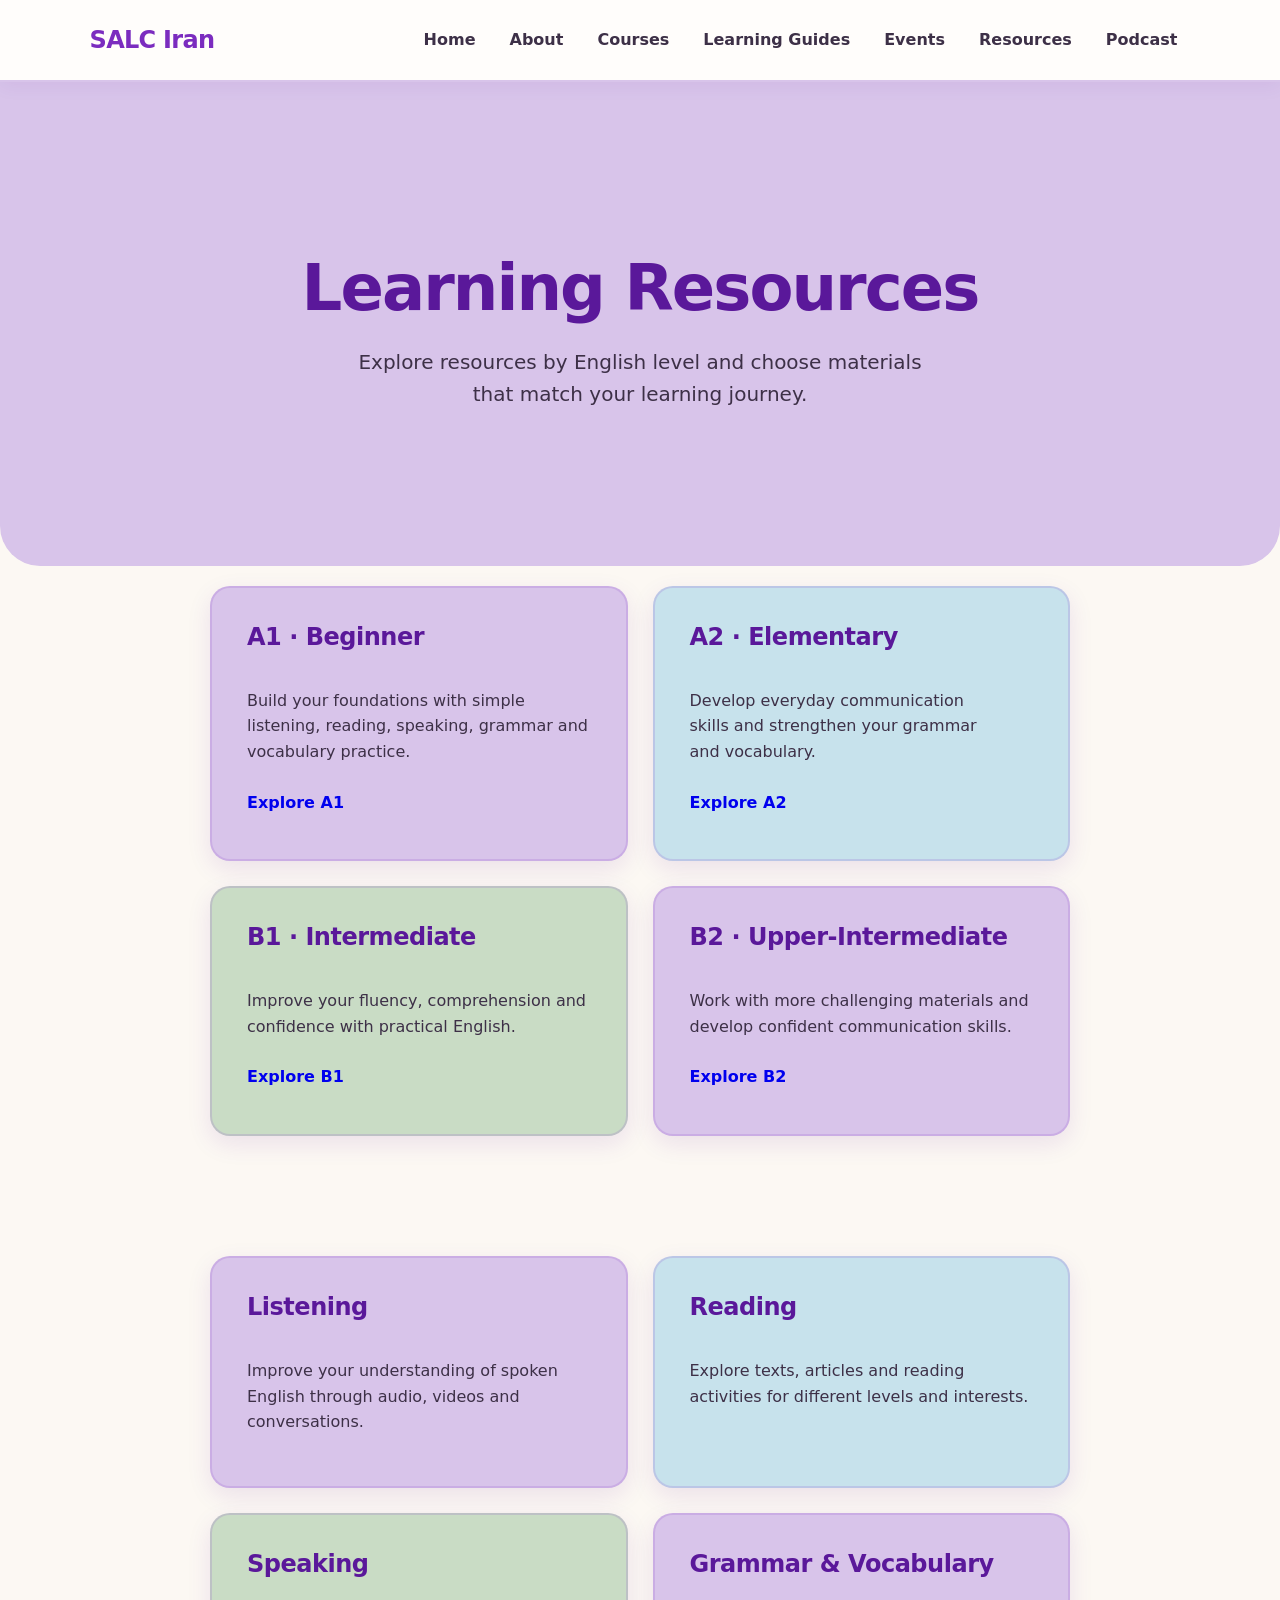
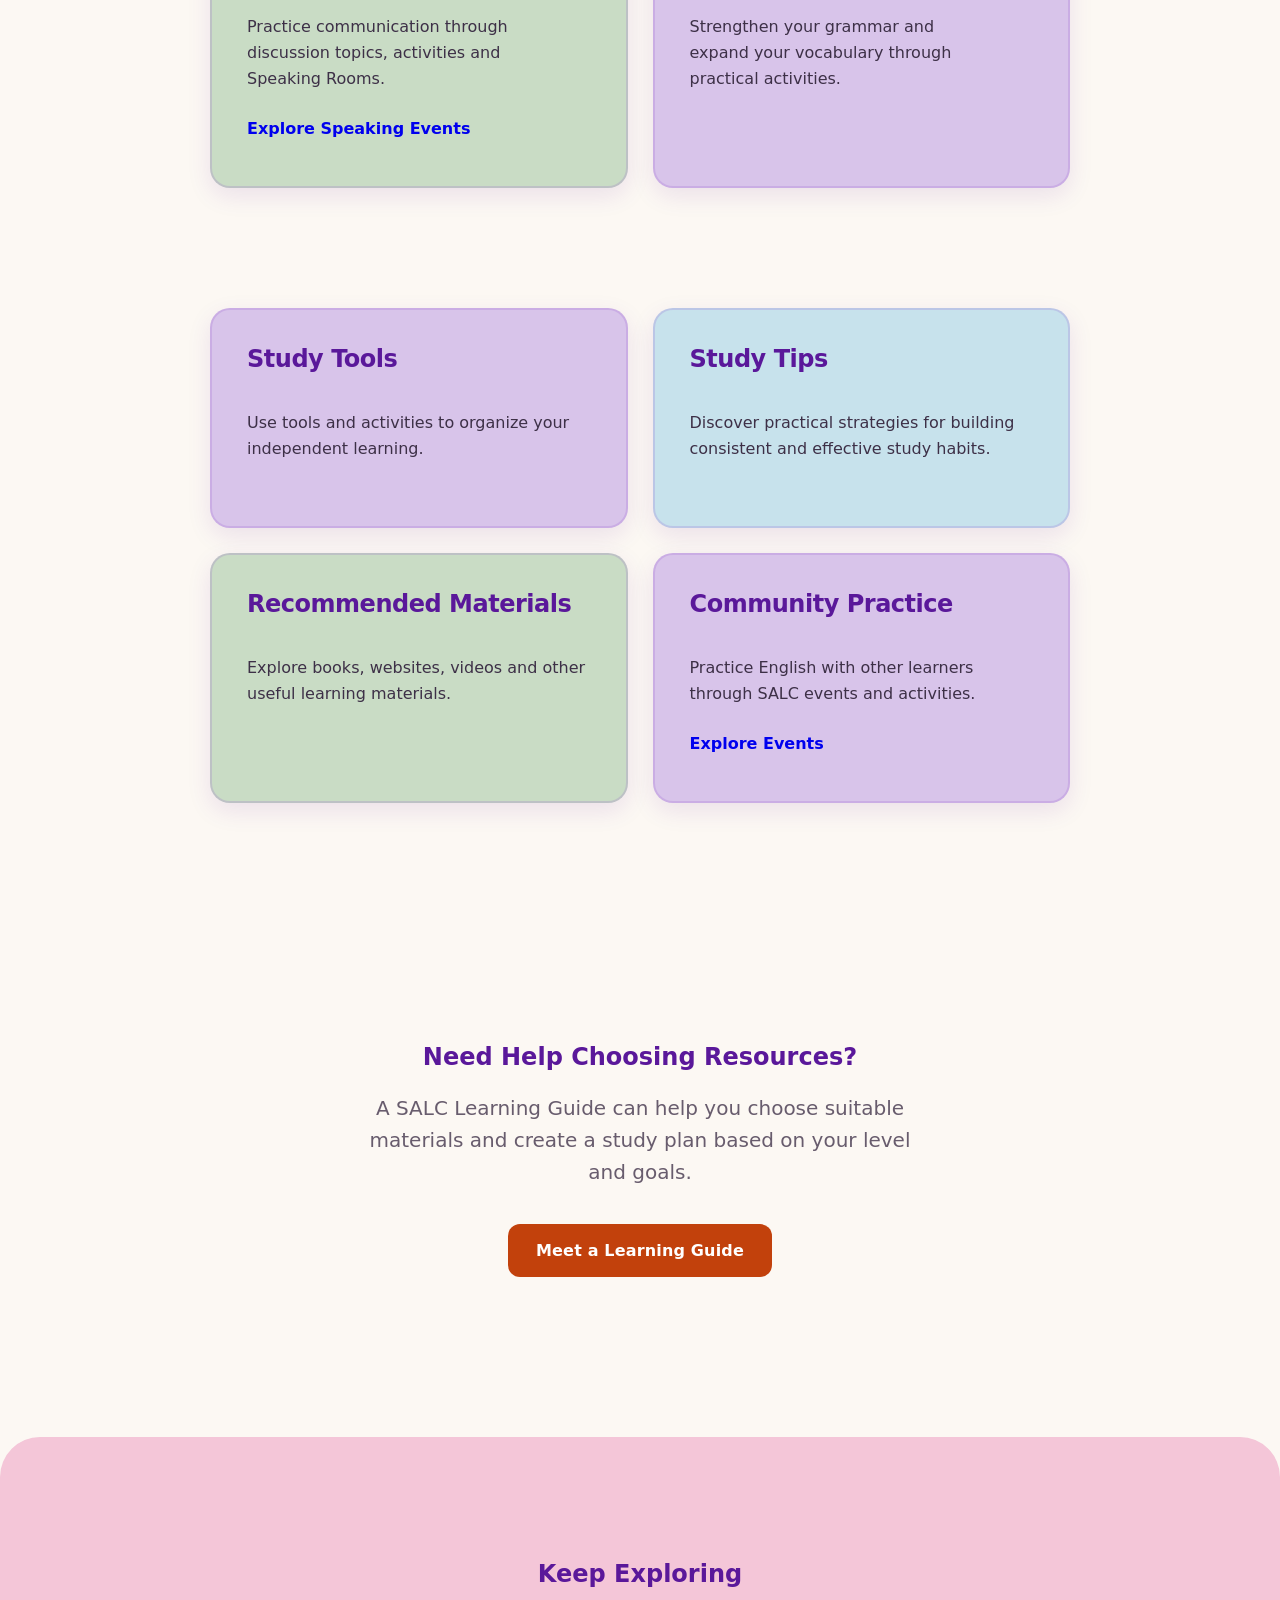
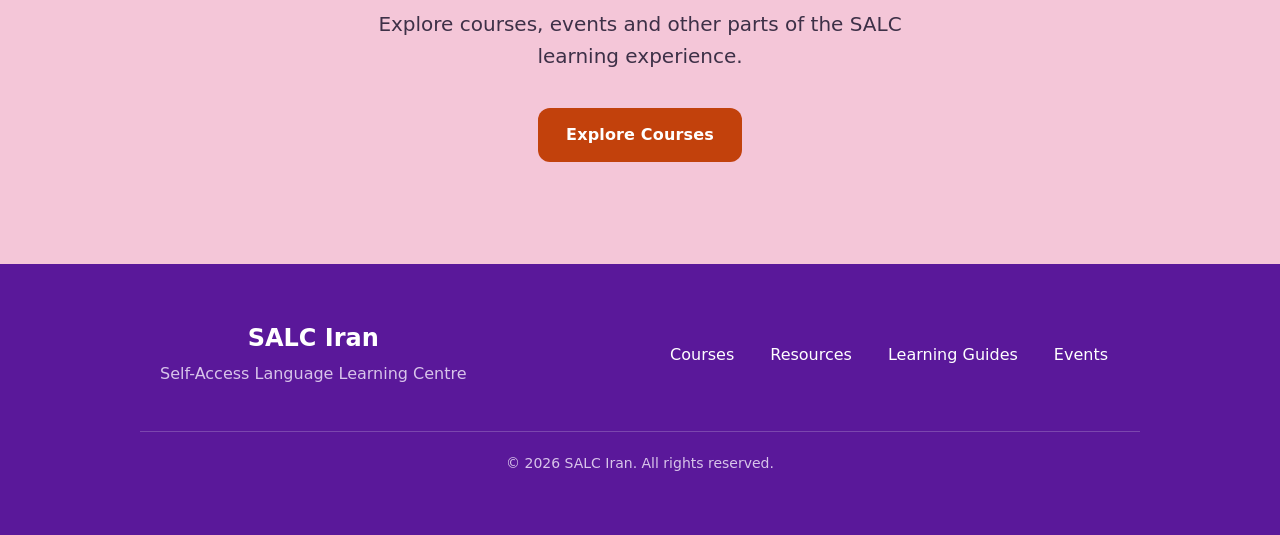
<file: resources.html>
<!DOCTYPE html>
<html lang="en">

<head>
    <meta charset="UTF-8">
    <meta name="viewport" content="width=device-width, initial-scale=1.0">

    <title>SALC Iran - Resources</title>

    <link rel="stylesheet" href="css/style.css">
</head>

<body>

<header>

    <div class="logo">SALC Iran</div>

    <nav>
        <a href="index.html">Home</a>
        <a href="about.html">About</a>
        <a href="courses.html">Courses</a>
        <a href="teachers.html">Learning Guides</a>
        <a href="events.html">Events</a>
        <a href="resources.html" class="active">Resources</a>
        <a href="podcast.html">Podcast</a>
    </nav>

</header>


<main>

    <!-- Hero -->

    <section class="hero">

        <h1>Learning Resources</h1>

        <p>
            Explore resources by English level and
            choose materials that match your learning journey.
        </p>

    </section>


    <!-- English Levels -->

    <section class="learning-areas">

        <div class="card">

            <h2>A1 · Beginner</h2>

            <p>
                Build your foundations with simple
                listening, reading, speaking, grammar
                and vocabulary practice.
            </p>

            <a href="levels/a1.html">
                Explore A1
            </a>

        </div>


        <div class="card">

            <h2>A2 · Elementary</h2>

            <p>
                Develop everyday communication skills
                and strengthen your grammar and vocabulary.
            </p>

            <a href="levels/a2.html">
                Explore A2
            </a>

        </div>


        <div class="card">

            <h2>B1 · Intermediate</h2>

            <p>
                Improve your fluency, comprehension
                and confidence with practical English.
            </p>

            <a href="levels/b1.html">
                Explore B1
            </a>

        </div>


        <div class="card">

            <h2>B2 · Upper-Intermediate</h2>

            <p>
                Work with more challenging materials
                and develop confident communication skills.
            </p>

            <a href="levels/b2.html">
                Explore B2
            </a>

        </div>

    </section>


    <!-- Learning Areas -->

    <section class="learning-areas">

        <div class="card">

            <h2>Listening</h2>

            <p>
                Improve your understanding of spoken English
                through audio, videos and conversations.
            </p>

        </div>


        <div class="card">

            <h2>Reading</h2>

            <p>
                Explore texts, articles and reading activities
                for different levels and interests.
            </p>

        </div>


        <div class="card">

            <h2>Speaking</h2>

            <p>
                Practice communication through discussion
                topics, activities and Speaking Rooms.
            </p>

            <a href="events.html">
                Explore Speaking Events
            </a>

        </div>


        <div class="card">

            <h2>Grammar & Vocabulary</h2>

            <p>
                Strengthen your grammar and expand your
                vocabulary through practical activities.
            </p>

        </div>

    </section>


    <!-- Self-Study -->

    <section class="learning-areas">

        <div class="card">

            <h2>Study Tools</h2>

            <p>
                Use tools and activities to organize
                your independent learning.
            </p>

        </div>


        <div class="card">

            <h2>Study Tips</h2>

            <p>
                Discover practical strategies for building
                consistent and effective study habits.
            </p>

        </div>


        <div class="card">

            <h2>Recommended Materials</h2>

            <p>
                Explore books, websites, videos and
                other useful learning materials.
            </p>

        </div>


        <div class="card">

            <h2>Community Practice</h2>

            <p>
                Practice English with other learners
                through SALC events and activities.
            </p>

            <a href="events.html">
                Explore Events
            </a>

        </div>

    </section>


    <!-- Learning Guide -->

    <section class="hero">

        <h2>Need Help Choosing Resources?</h2>

        <p>
            A SALC Learning Guide can help you choose
            suitable materials and create a study plan
            based on your level and goals.
        </p>

        <a href="teachers.html" class="button">
            Meet a Learning Guide
        </a>

    </section>


    <!-- Back to Courses -->

    <section class="hero">

        <h2>Keep Exploring</h2>

        <p>
            Explore courses, events and other parts
            of the SALC learning experience.
        </p>

        <a href="courses.html" class="button">
            Explore Courses
        </a>

    </section>

</main>


<footer>

    <div class="footer-content">

        <div class="footer-brand">
            <h2>SALC Iran</h2>
            <p>
                Self-Access Language Learning Centre
            </p>
        </div>

        <div class="footer-links">

            <a href="courses.html">Courses</a>
            <a href="resources.html">Resources</a>
            <a href="teachers.html">Learning Guides</a>
            <a href="events.html">Events</a>

        </div>

    </div>

    <div class="footer-bottom">
        <p>© 2026 SALC Iran. All rights reserved.</p>
    </div>

</footer>
</file>
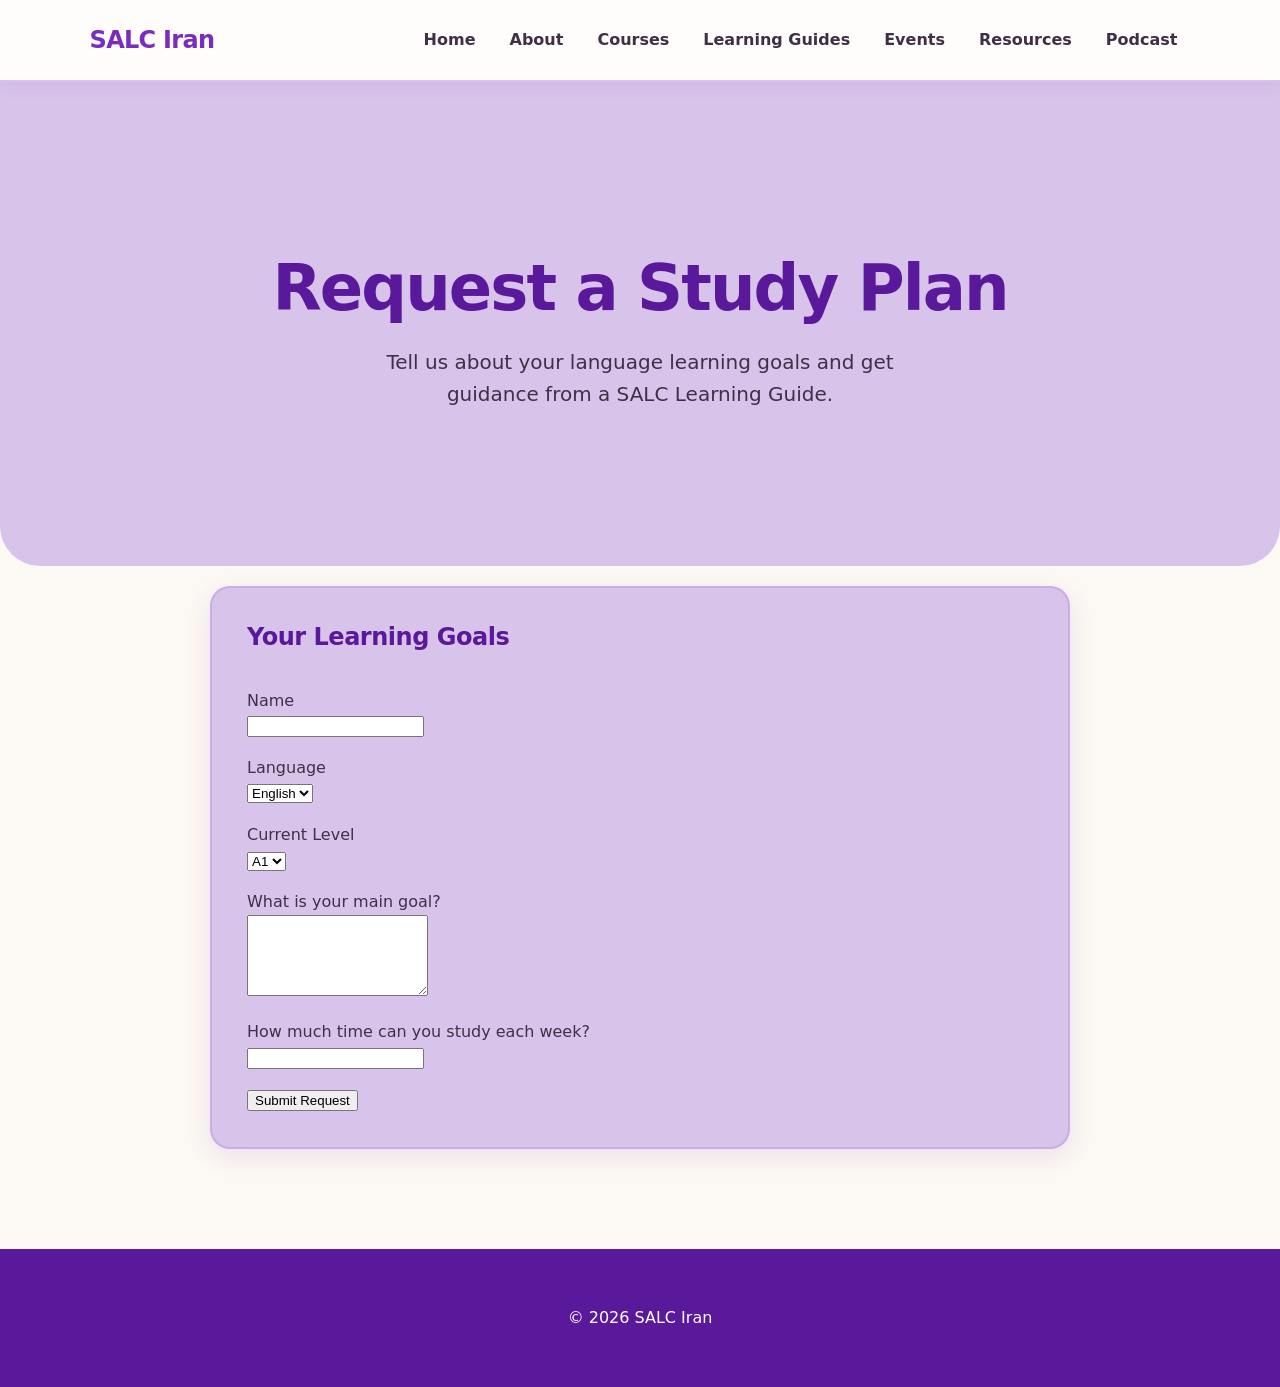
<file: study-plan.html>
<!DOCTYPE html>
<html lang="en">
<head>
    <meta charset="UTF-8">
    <meta name="viewport" content="width=device-width, initial-scale=1.0">
    <title>SALC Iran - Study Plan</title>
    <link rel="stylesheet" href="css/style.css">
</head>

<body>

<header>
    <div class="logo">SALC Iran</div>

    <nav>
        <a href="index.html">Home</a>
        <a href="about.html">About</a>
        <a href="courses.html">Courses</a>
        <a href="teachers.html">Learning Guides</a>
        <a href="events.html">Events</a>
        <a href="resources.html">Resources</a>
        <a href="podcast.html">Podcast</a>
    </nav>
</header>

<main>

    <section class="hero">
        <h1>Request a Study Plan</h1>

        <p>
            Tell us about your language learning goals
            and get guidance from a SALC Learning Guide.
        </p>
    </section>

    <section class="learning-areas">

        <div class="card">

            <h2>Your Learning Goals</h2>

            <form>

                <p>
                    <label for="name">Name</label><br>
                    <input type="text" id="name" name="entry.548854218">
                </p>

                <p>
                    <label for="language">Language</label><br>
                    <select id="language" name="entry.1256885578">
                        <option>English</option>
                        <option>French</option>
                    </select>
                </p>

                <p>
                    <label for="level">Current Level</label><br>
                    <select id="level" name="entry.1443090916">
                        <option>A1</option>
                        <option>A2</option>
                        <option>B1</option>
                        <option>B2</option>
                    </select>
                </p>

                <p>
                    <label for="goal">What is your main goal?</label><br>
                    <textarea id="goal" name="entry.2111705439" rows="5"></textarea>
                </p>

                <p>
                    <label for="time">How much time can you study each week?</label><br>
                   <input type="text" id="time" name="entry.2130566068">
                </p>

                <button type="submit">Submit Request</button>

            <form action="https://docs.google.com/forms/d/e/1FAIpQLSfNu8GwnVI4BPaGHqh9O_7O9eNPiu9LM2YlaVAuTESIuvnCAg/formResponse" method="POST">

        </div>

    </section>

</main>

<footer>
    <p>© 2026 SALC Iran</p>
</footer>

</body>
</html>
</file>
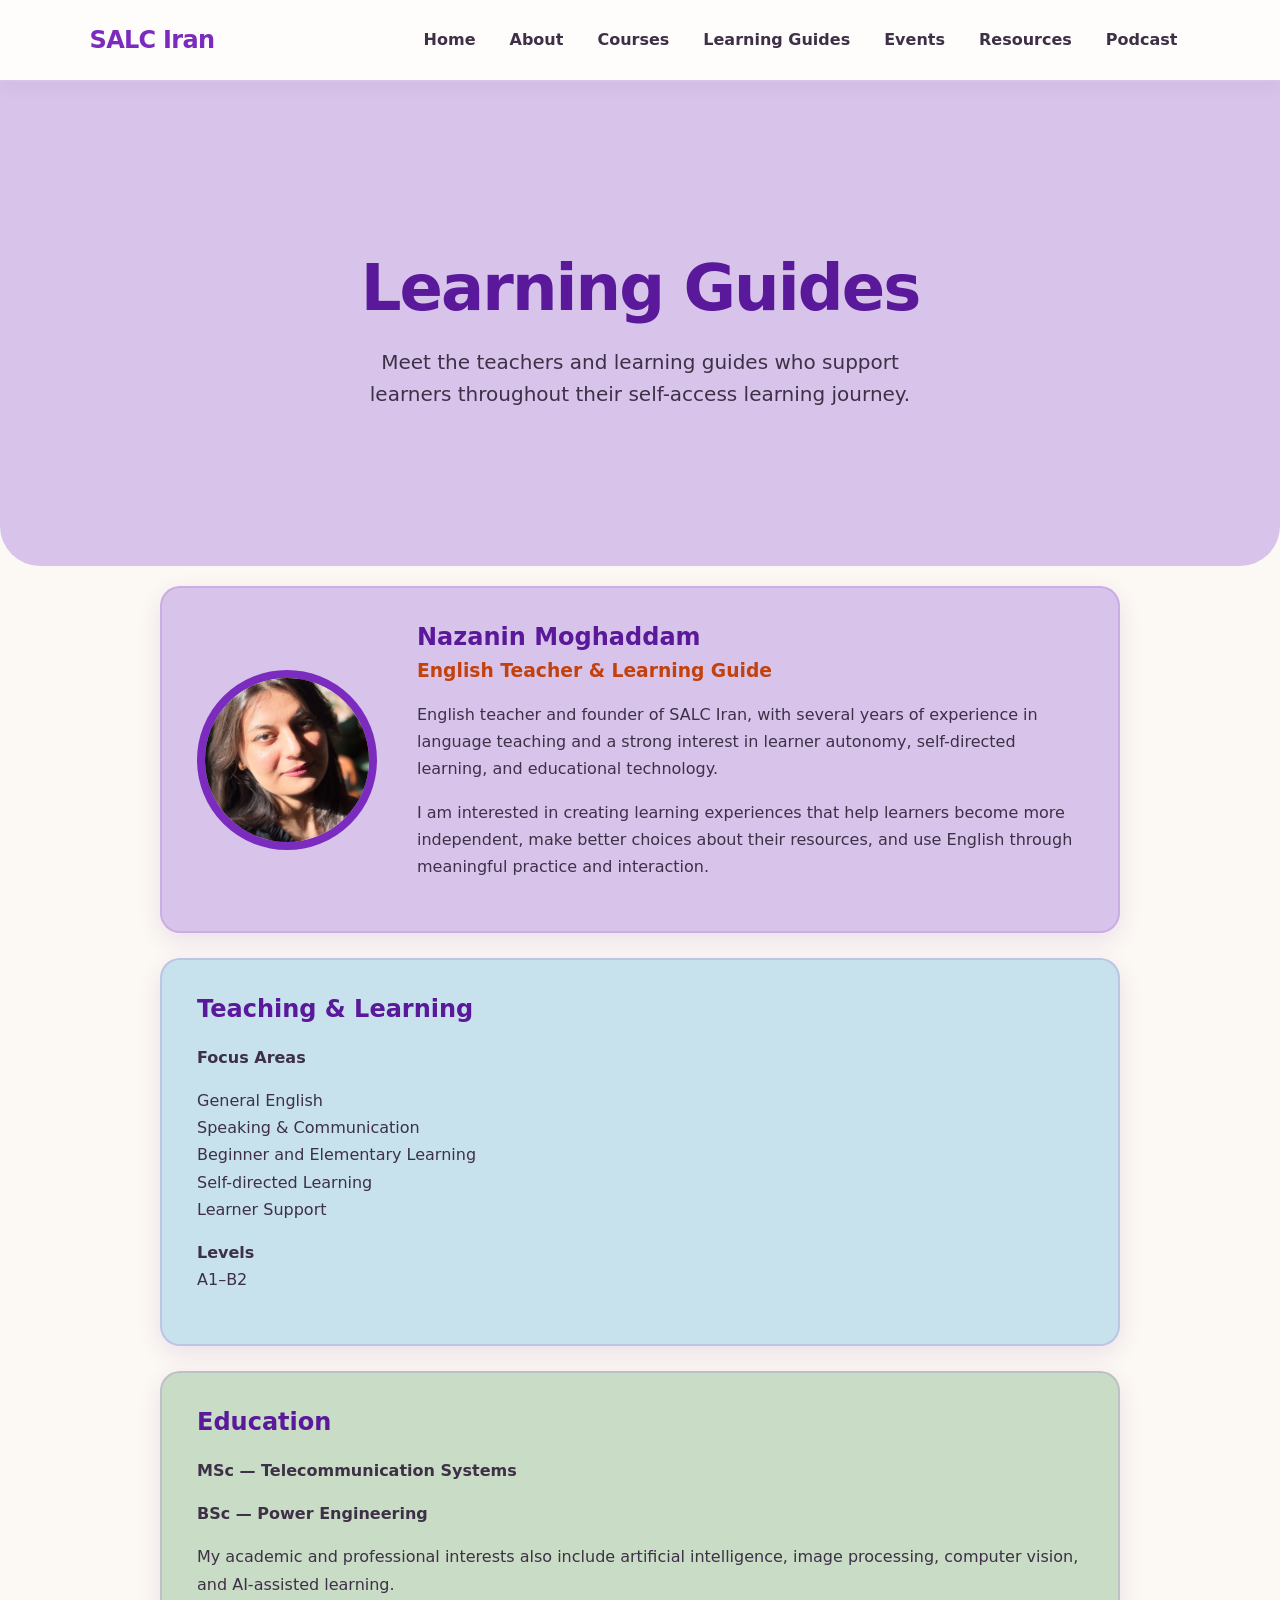
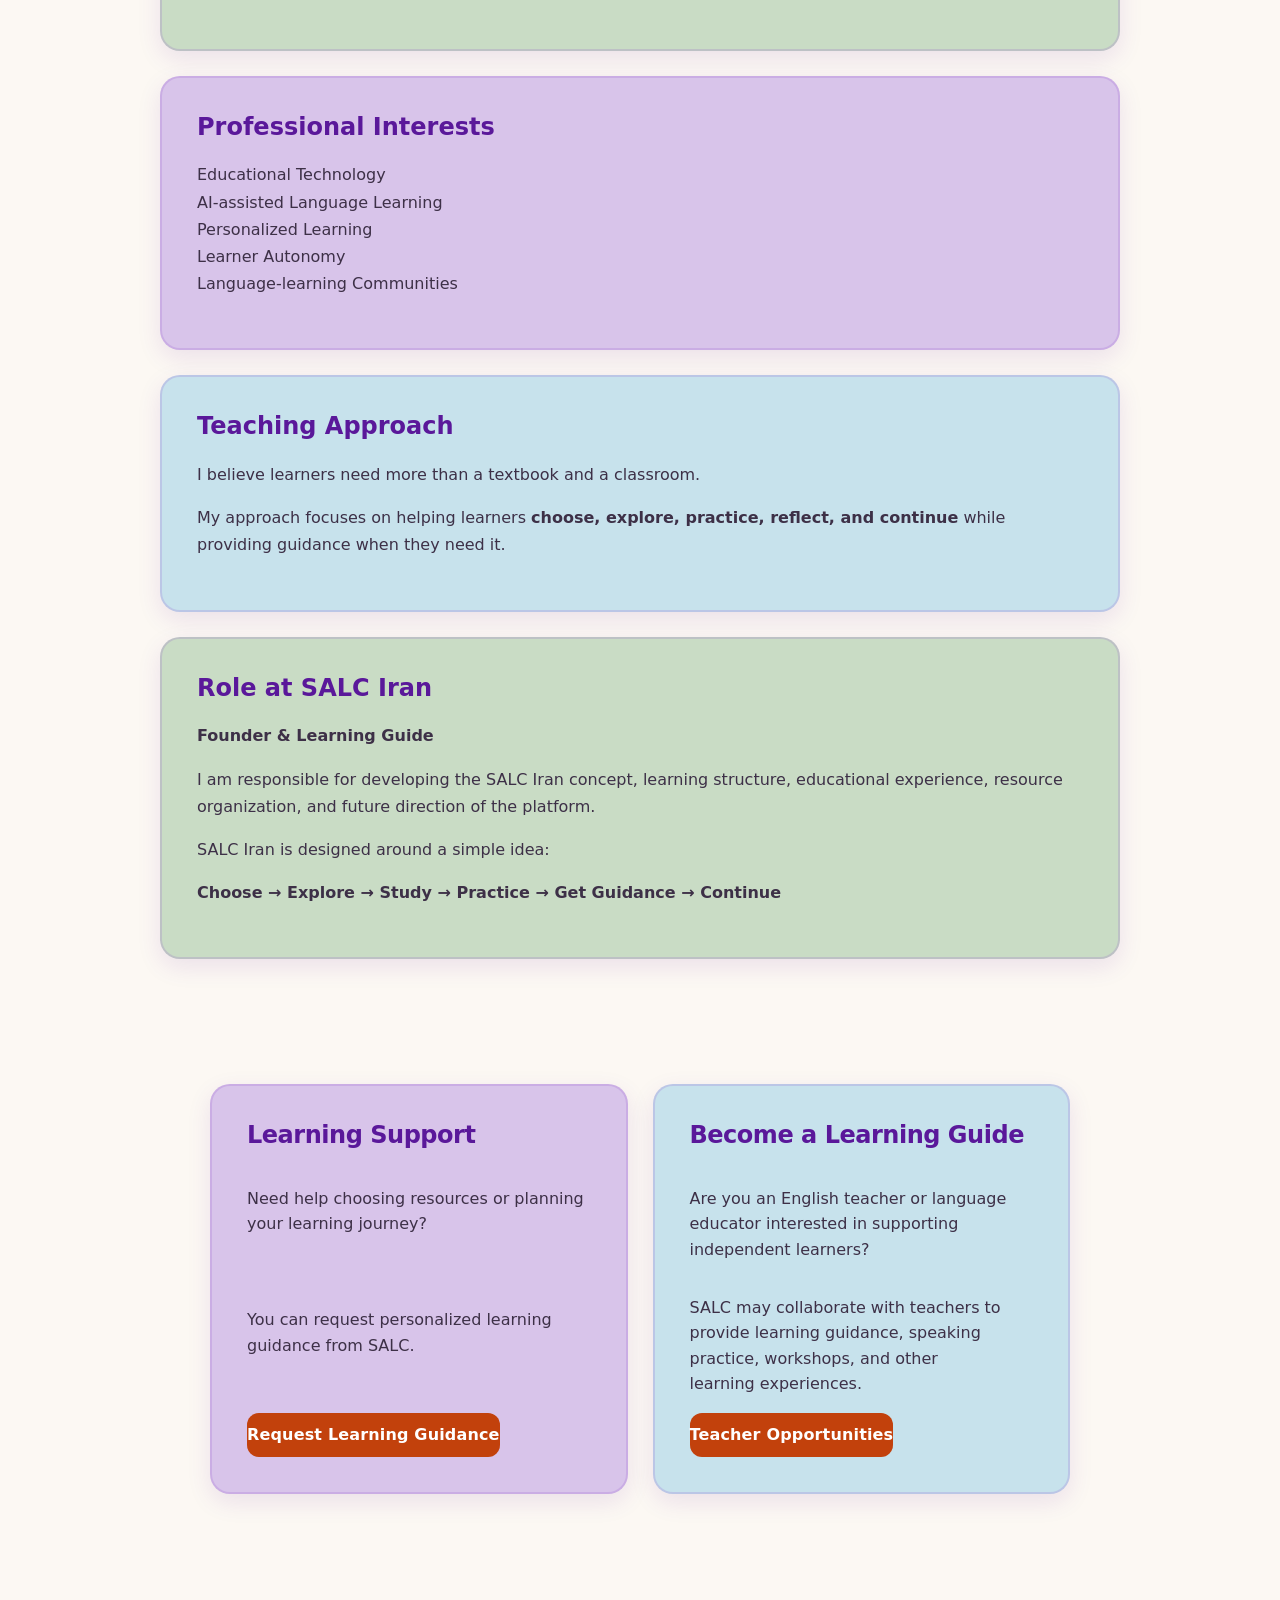
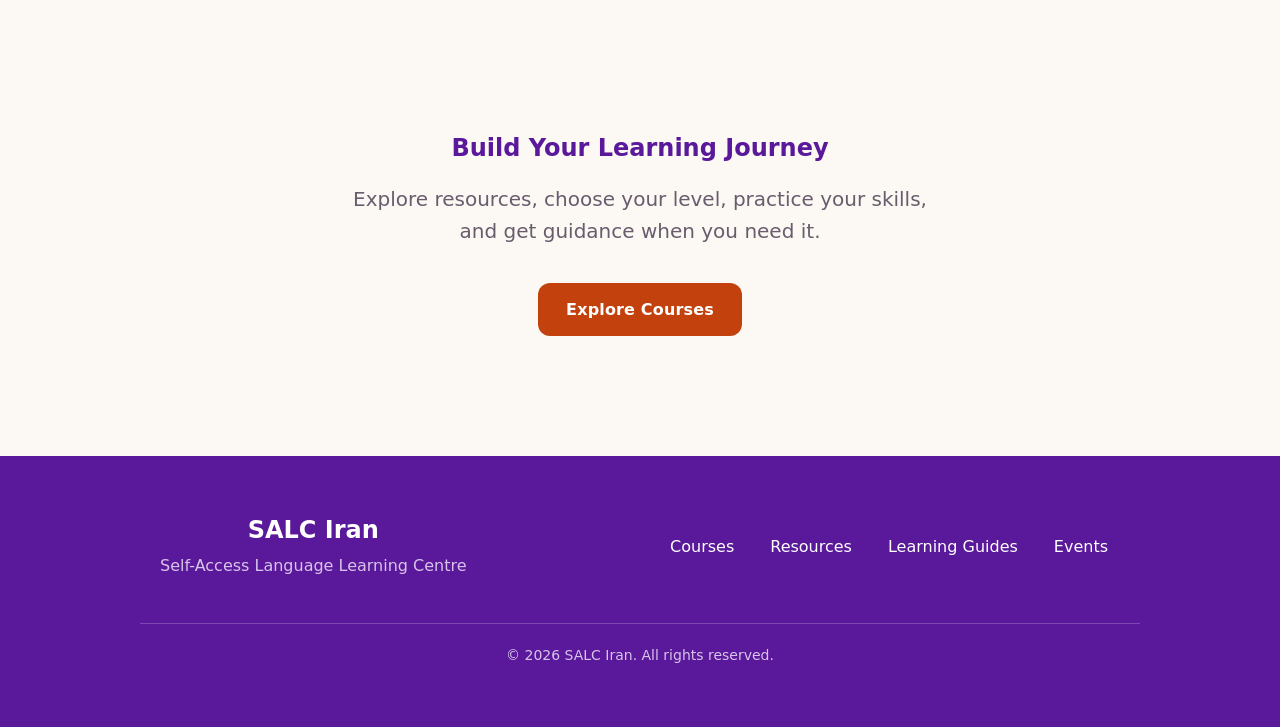
<file: teachers.html>
<!DOCTYPE html>
<html lang="en">
<head>
    <meta charset="UTF-8">
    <meta name="viewport" content="width=device-width, initial-scale=1.0">
    <title>Learning Guides | SALC Iran</title>
    <link rel="stylesheet" href="css/style.css">
</head>

<body>

<header>
    <div class="logo">SALC Iran</div>

    <nav>
        <a href="index.html">Home</a>
        <a href="about.html">About</a>
        <a href="courses.html">Courses</a>
        <a href="teachers.html" class="active">Learning Guides</a>
        <a href="events.html">Events</a>
        <a href="resources.html">Resources</a>
        <a href="podcast.html">Podcast</a>
    </nav>
</header>


<section class="hero">
    <h1>Learning Guides</h1>

    <p>
        Meet the teachers and learning guides who support learners
        throughout their self-access learning journey.
    </p>
</section>


<section class="learning-guide-profile">

    <div class="teacher-card">

        <div class="teacher-profile">

            <img
                src="IMG_6320.jpeg"
                alt="Nazanin Moghaddam"
                class="teacher-photo"
            >

            <div class="teacher-intro">

                <h2>Nazanin Moghaddam</h2>

                <h3>English Teacher & Learning Guide</h3>

                <p>
                    English teacher and founder of SALC Iran, with several
                    years of experience in language teaching and a strong
                    interest in learner autonomy, self-directed learning,
                    and educational technology.
                </p>

                <p>
                    I am interested in creating learning experiences that
                    help learners become more independent, make better
                    choices about their resources, and use English through
                    meaningful practice and interaction.
                </p>

            </div>

        </div>

    </div>


    <div class="teacher-card">

        <h2>Teaching & Learning</h2>

        <p>
            <strong>Focus Areas</strong>
        </p>

        <p>
            General English<br>
            Speaking & Communication<br>
            Beginner and Elementary Learning<br>
            Self-directed Learning<br>
            Learner Support
        </p>

        <p>
            <strong>Levels</strong><br>
            A1–B2
        </p>

    </div>


    <div class="teacher-card">

        <h2>Education</h2>

        <p>
            <strong>MSc — Telecommunication Systems</strong>
        </p>

        <p>
            <strong>BSc — Power Engineering</strong>
        </p>

        <p>
            My academic and professional interests also include
            artificial intelligence, image processing, computer vision,
            and AI-assisted learning.
        </p>

    </div>


    <div class="teacher-card">

        <h2>Professional Interests</h2>

        <p>
            Educational Technology<br>
            AI-assisted Language Learning<br>
            Personalized Learning<br>
            Learner Autonomy<br>
            Language-learning Communities
        </p>

    </div>


    <div class="teacher-card">

        <h2>Teaching Approach</h2>

        <p>
            I believe learners need more than a textbook and a classroom.
        </p>

        <p>
            My approach focuses on helping learners
            <strong>choose, explore, practice, reflect, and continue</strong>
            while providing guidance when they need it.
        </p>

    </div>


    <div class="teacher-card">

        <h2>Role at SALC Iran</h2>

        <p>
            <strong>Founder & Learning Guide</strong>
        </p>

        <p>
            I am responsible for developing the SALC Iran concept,
            learning structure, educational experience, resource
            organization, and future direction of the platform.
        </p>

        <p>
            SALC Iran is designed around a simple idea:
        </p>

        <p>
            <strong>
                Choose → Explore → Study → Practice →
                Get Guidance → Continue
            </strong>
        </p>

    </div>

</section>


<section class="learning-areas">

    <div class="card">

        <h2>Learning Support</h2>

        <p>
            Need help choosing resources or planning your learning journey?
        </p>

        <p>
            You can request personalized learning guidance from SALC.
        </p>

        <a class="button" href="study-plan.html">
            Request Learning Guidance
        </a>

    </div>


    <div class="card">

        <h2>Become a Learning Guide</h2>

        <p>
            Are you an English teacher or language educator interested
            in supporting independent learners?
        </p>

        <p>
            SALC may collaborate with teachers to provide learning
            guidance, speaking practice, workshops, and other learning
            experiences.
        </p>

        <a class="button" href="#">
            Teacher Opportunities
        </a>

    </div>

</section>


<section class="hero">

    <h2>Build Your Learning Journey</h2>

    <p>
        Explore resources, choose your level, practice your skills,
        and get guidance when you need it.
    </p>

    <a class="button" href="courses.html">
        Explore Courses
    </a>

</section>


<footer>

    <div class="footer-content">

        <div class="footer-brand">
            <h2>SALC Iran</h2>
            <p>
                Self-Access Language Learning Centre
            </p>
        </div>

        <div class="footer-links">

            <a href="courses.html">Courses</a>
            <a href="resources.html">Resources</a>
            <a href="teachers.html">Learning Guides</a>
            <a href="events.html">Events</a>

        </div>

    </div>

    <div class="footer-bottom">
        <p>© 2026 SALC Iran. All rights reserved.</p>
    </div>

</footer>
</file>
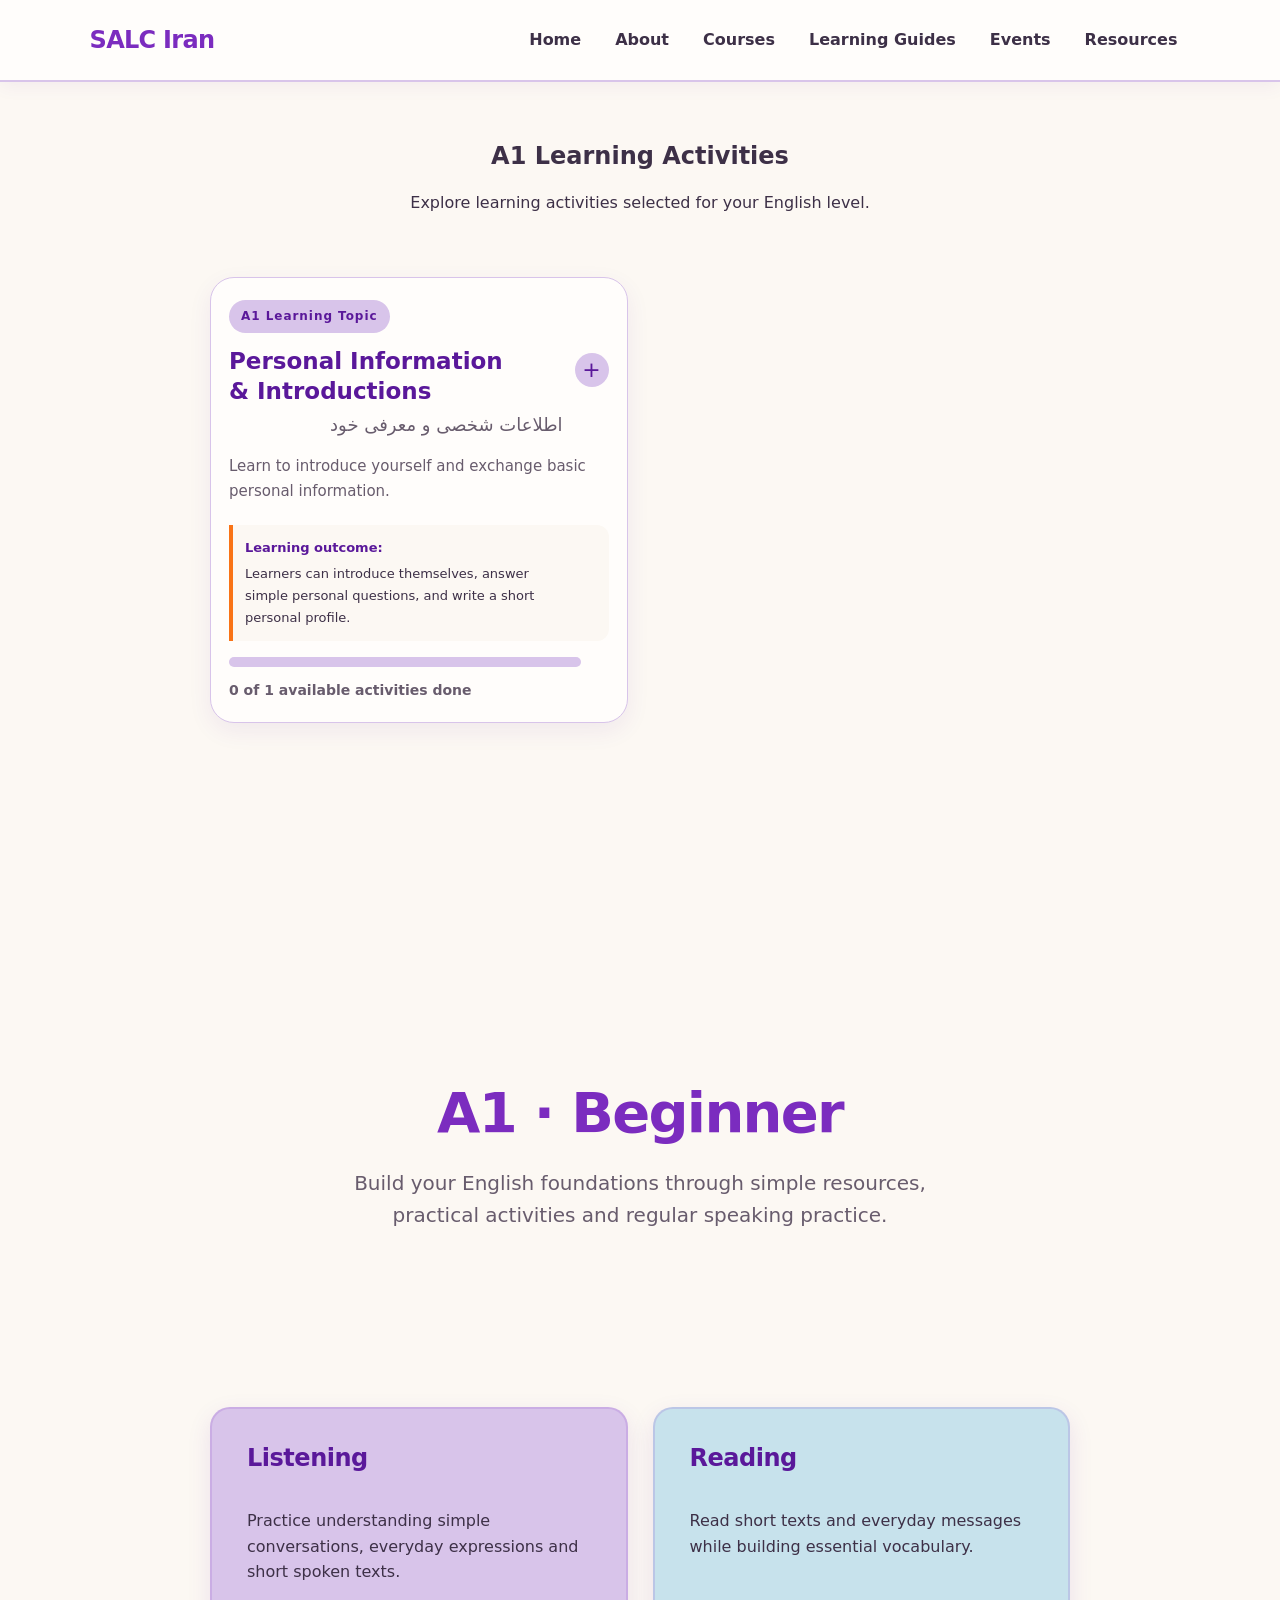
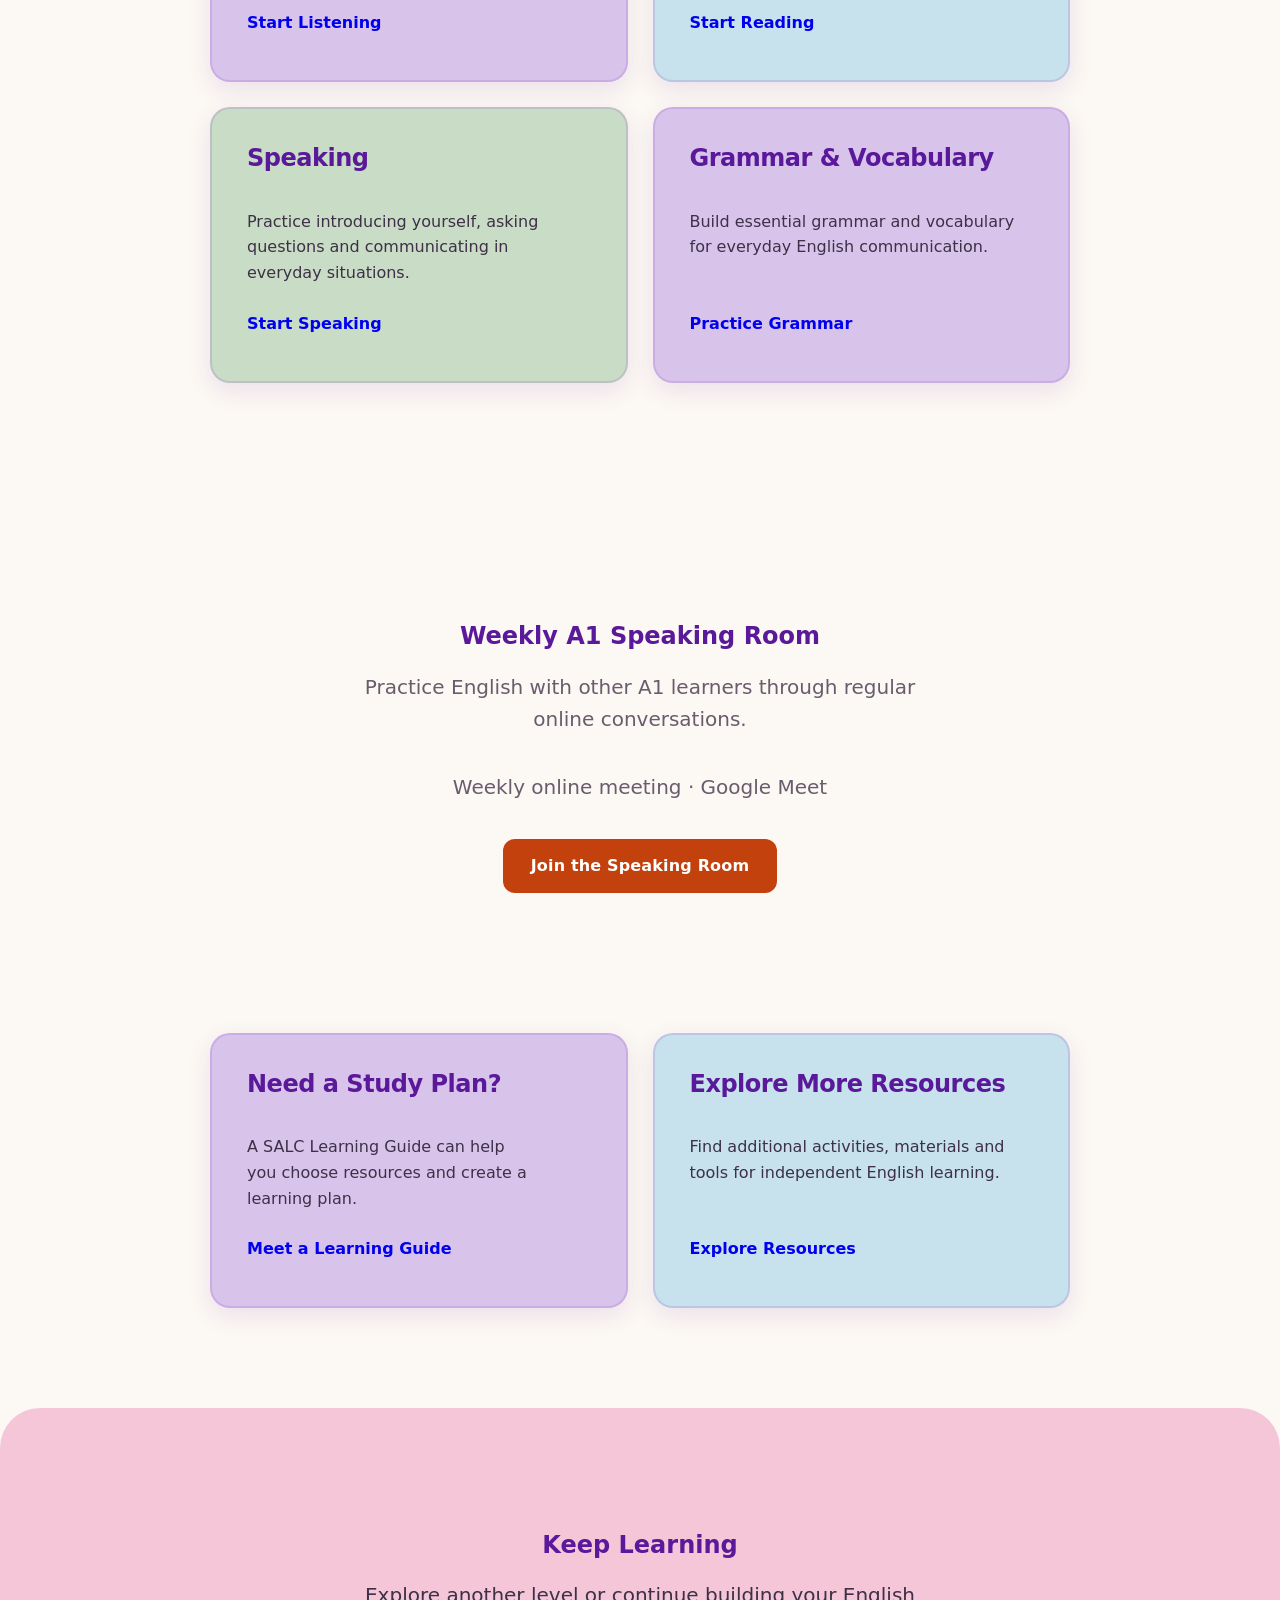
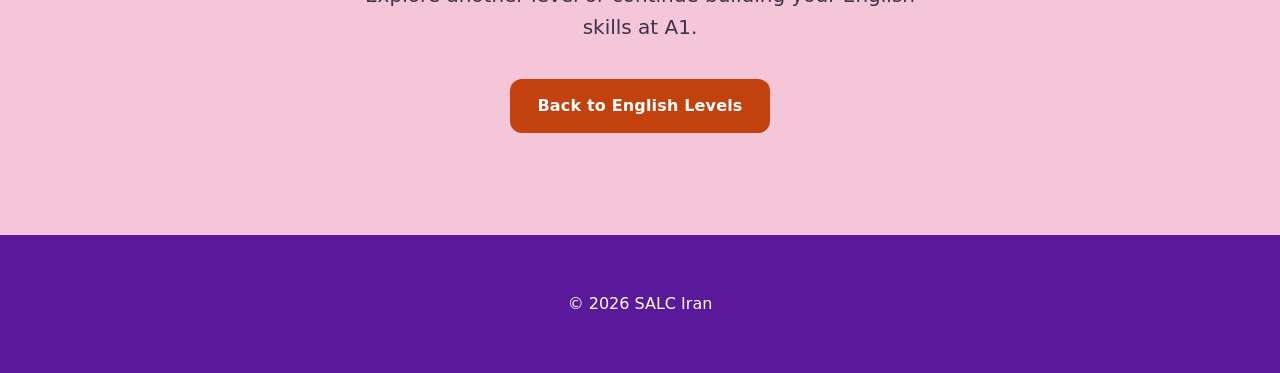
<file: levels/a1.html>
<!DOCTYPE html>
<html lang="en">

<head>
    <meta charset="UTF-8">
    <meta name="viewport" content="width=device-width, initial-scale=1.0">

    <title>SALC Iran - A1 English</title>

    <link rel="stylesheet" href="../css/style.css">
</head>

<body>

<header>

    <div class="logo">SALC Iran</div>

    <nav>
        <a href="../index.html">Home</a>
        <a href="../about.html">About</a>
        <a href="../courses.html">Courses</a>
        <a href="../teachers.html">Learning Guides</a>
        <a href="../events.html">Events</a>
        <a href="../resources.html">Resources</a>
    </nav>

</header>

<main>
<section class="content-bank-section">
    <h2>A1 Learning Activities</h2>
    <p>Explore learning activities selected for your English level.</p>
    <div id="content-bank" class="learning-areas">
        <p>Loading learning resources...</p>
    </div>
</section>
<script src="../Js/content-bank.js"></script>

<script>
    loadContentBank("A1");
</script>
<section class="hero">

    <h1>A1 · Beginner</h1>

    <p>
        Build your English foundations through
        simple resources, practical activities
        and regular speaking practice.
    </p>

</section>


<section class="learning-areas">

    <div class="card">

        <h2>Listening</h2>

        <p>
            Practice understanding simple conversations,
            everyday expressions and short spoken texts.
        </p>

        <a href="https://learnenglish.britishcouncil.org/skills/listening/a1-listening">
            Start Listening
        </a>

    </div>


    <div class="card">

        <h2>Reading</h2>

        <p>
            Read short texts and everyday messages
            while building essential vocabulary.
        </p>

        <a href="https://learnenglish.britishcouncil.org/skills/reading/a1-reading">
            Start Reading
        </a>

    </div>


    <div class="card">

        <h2>Speaking</h2>

        <p>
            Practice introducing yourself, asking questions
            and communicating in everyday situations.
        </p>

        <a href="https://learnenglish.britishcouncil.org/skills/speaking/a1-speaking">
            Start Speaking
        </a>

    </div>


    <div class="card">

        <h2>Grammar & Vocabulary</h2>

        <p>
            Build essential grammar and vocabulary
            for everyday English communication.
        </p>

        <a href="https://learnenglish.britishcouncil.org/grammar/a1-a2-grammar">
            Practice Grammar
        </a>

    </div>

</section>


<section class="hero">

    <h2>Weekly A1 Speaking Room</h2>

    <p>
        Practice English with other A1 learners
        through regular online conversations.
    </p>

    <p>
        Weekly online meeting · Google Meet
    </p>

    <a href="#" class="button">
        Join the Speaking Room
    </a>

</section>


<section class="learning-areas">

    <div class="card">

        <h2>Need a Study Plan?</h2>

        <p>
            A SALC Learning Guide can help you choose
            resources and create a learning plan.
        </p>

        <a href="../teachers.html">
            Meet a Learning Guide
        </a>

    </div>


    <div class="card">

        <h2>Explore More Resources</h2>

        <p>
            Find additional activities, materials
            and tools for independent English learning.
        </p>

        <a href="../resources.html">
            Explore Resources
        </a>

    </div>

</section>


<section class="hero">

    <h2>Keep Learning</h2>

    <p>
        Explore another level or continue building
        your English skills at A1.
    </p>

    <a href="../levels.html" class="button">
        Back to English Levels
    </a>

</section>

</main>

<footer>

    <p>© 2026 SALC Iran</p>

</footer>

</body>
</html>
</file>
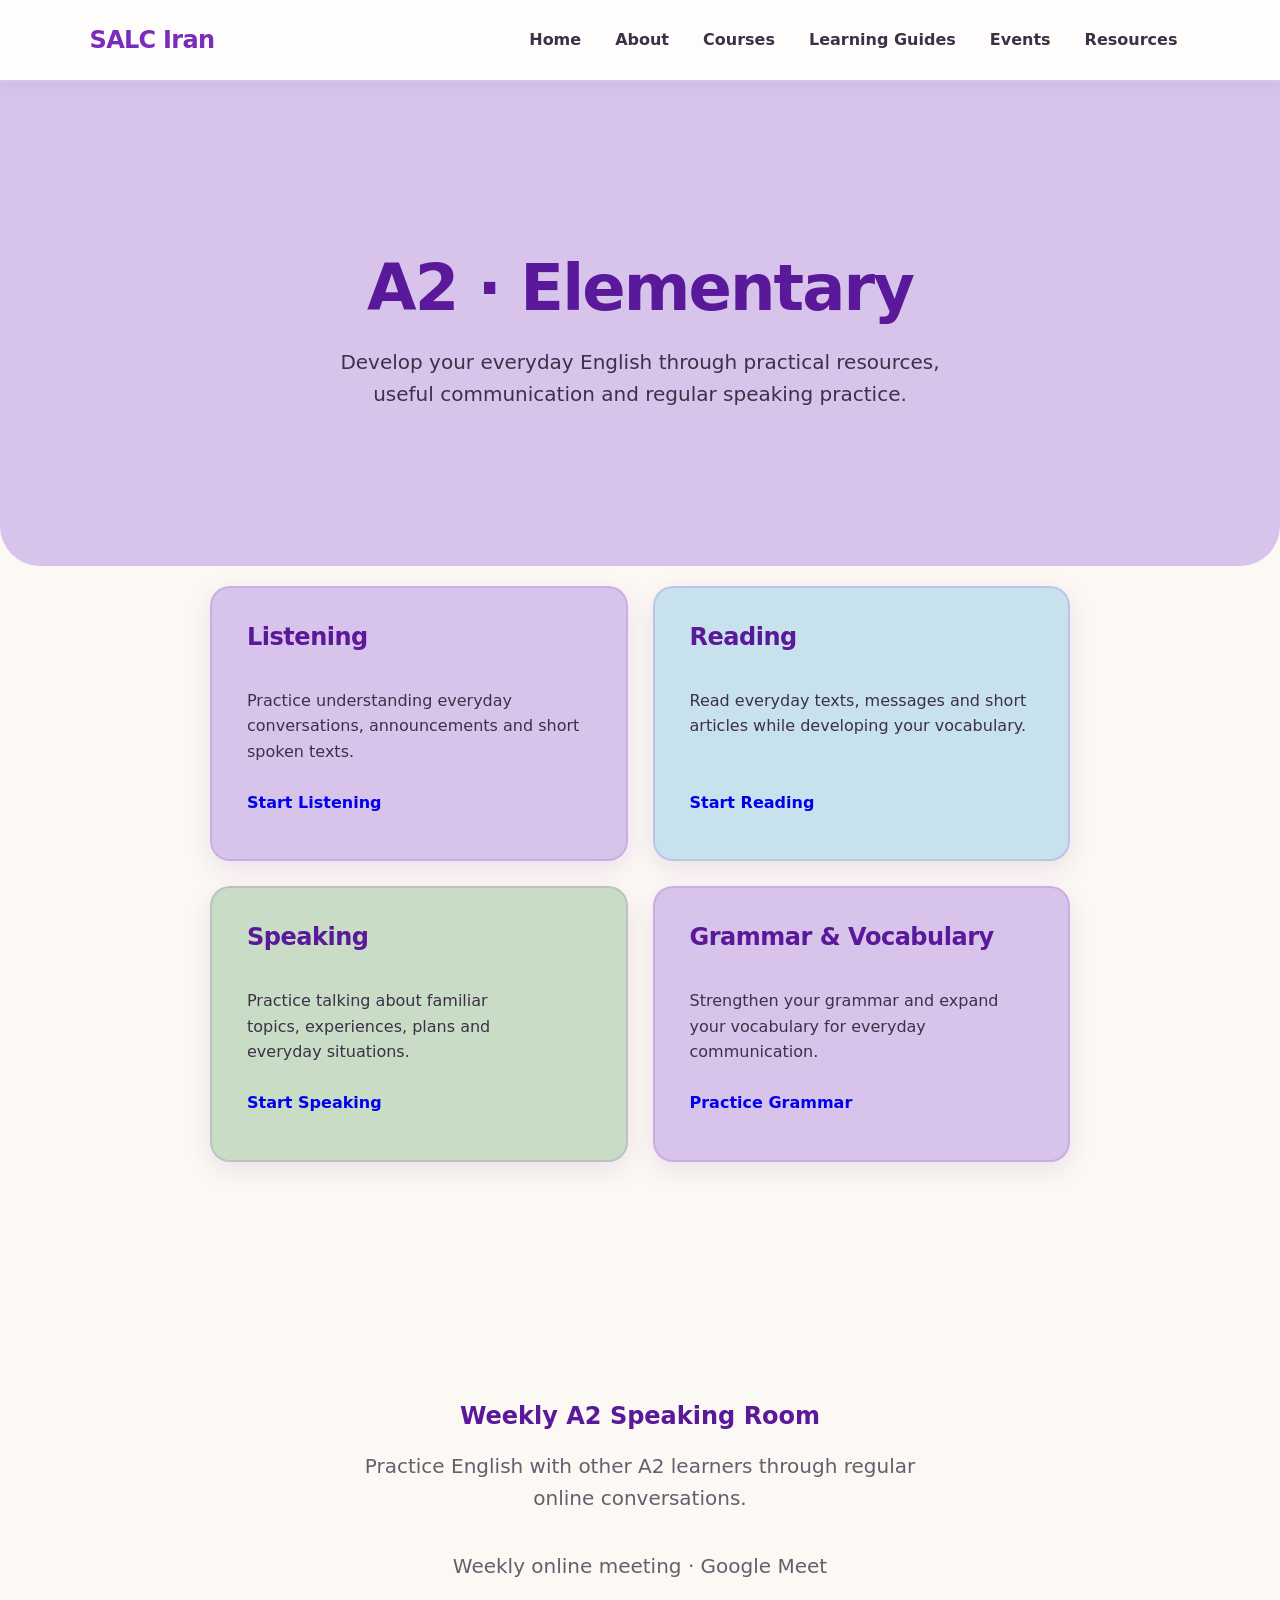
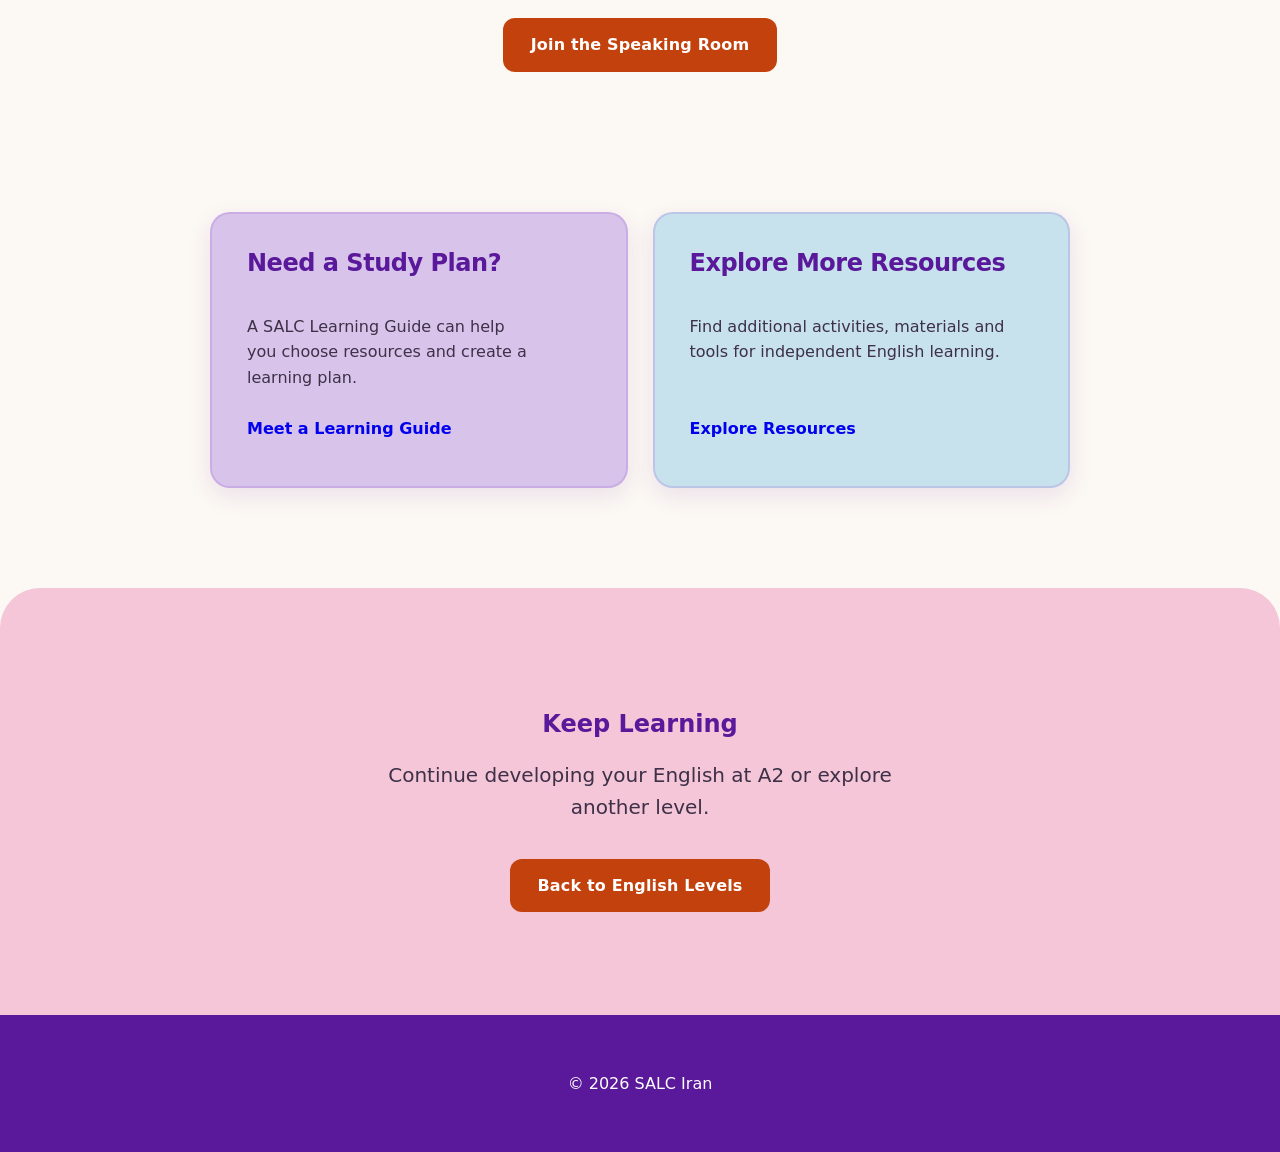
<file: levels/a2.html>
<!DOCTYPE html>
<html lang="en">

<head>
    <meta charset="UTF-8">
    <meta name="viewport" content="width=device-width, initial-scale=1.0">

    <title>SALC Iran - A2 English</title>

    <link rel="stylesheet" href="../css/style.css">
</head>

<body>

<header>

    <div class="logo">SALC Iran</div>

    <nav>
        <a href="../index.html">Home</a>
        <a href="../about.html">About</a>
        <a href="../courses.html">Courses</a>
        <a href="../teachers.html">Learning Guides</a>
        <a href="../events.html">Events</a>
        <a href="../resources.html">Resources</a>
    </nav>

</header>

<main>

<section class="hero">

    <h1>A2 · Elementary</h1>

    <p>
        Develop your everyday English through
        practical resources, useful communication
        and regular speaking practice.
    </p>

</section>


<section class="learning-areas">

    <div class="card">

        <h2>Listening</h2>

        <p>
            Practice understanding everyday conversations,
            announcements and short spoken texts.
        </p>

        <a href="https://learnenglish.britishcouncil.org/skills/listening/a2-listening">
            Start Listening
        </a>

    </div>


    <div class="card">

        <h2>Reading</h2>

        <p>
            Read everyday texts, messages and short articles
            while developing your vocabulary.
        </p>

        <a href="https://learnenglish.britishcouncil.org/skills/reading/a2-reading">
            Start Reading
        </a>

    </div>


    <div class="card">

        <h2>Speaking</h2>

        <p>
            Practice talking about familiar topics,
            experiences, plans and everyday situations.
        </p>

        <a href="https://learnenglish.britishcouncil.org/skills/speaking/a2-speaking">
            Start Speaking
        </a>

    </div>


    <div class="card">

        <h2>Grammar & Vocabulary</h2>

        <p>
            Strengthen your grammar and expand your
            vocabulary for everyday communication.
        </p>

        <a href="https://learnenglish.britishcouncil.org/grammar/a1-a2-grammar">
            Practice Grammar
        </a>

    </div>

</section>


<section class="hero">

    <h2>Weekly A2 Speaking Room</h2>

    <p>
        Practice English with other A2 learners
        through regular online conversations.
    </p>

    <p>
        Weekly online meeting · Google Meet
    </p>

    <a href="#" class="button">
        Join the Speaking Room
    </a>

</section>


<section class="learning-areas">

    <div class="card">

        <h2>Need a Study Plan?</h2>

        <p>
            A SALC Learning Guide can help you choose
            resources and create a learning plan.
        </p>

        <a href="../teachers.html">
            Meet a Learning Guide
        </a>

    </div>


    <div class="card">

        <h2>Explore More Resources</h2>

        <p>
            Find additional activities, materials
            and tools for independent English learning.
        </p>

        <a href="../resources.html">
            Explore Resources
        </a>

    </div>

</section>


<section class="hero">

    <h2>Keep Learning</h2>

    <p>
        Continue developing your English at A2
        or explore another level.
    </p>

    <a href="../levels.html" class="button">
        Back to English Levels
    </a>

</section>

</main>

<footer>

    <p>© 2026 SALC Iran</p>

</footer>

</body>
</html>
</file>
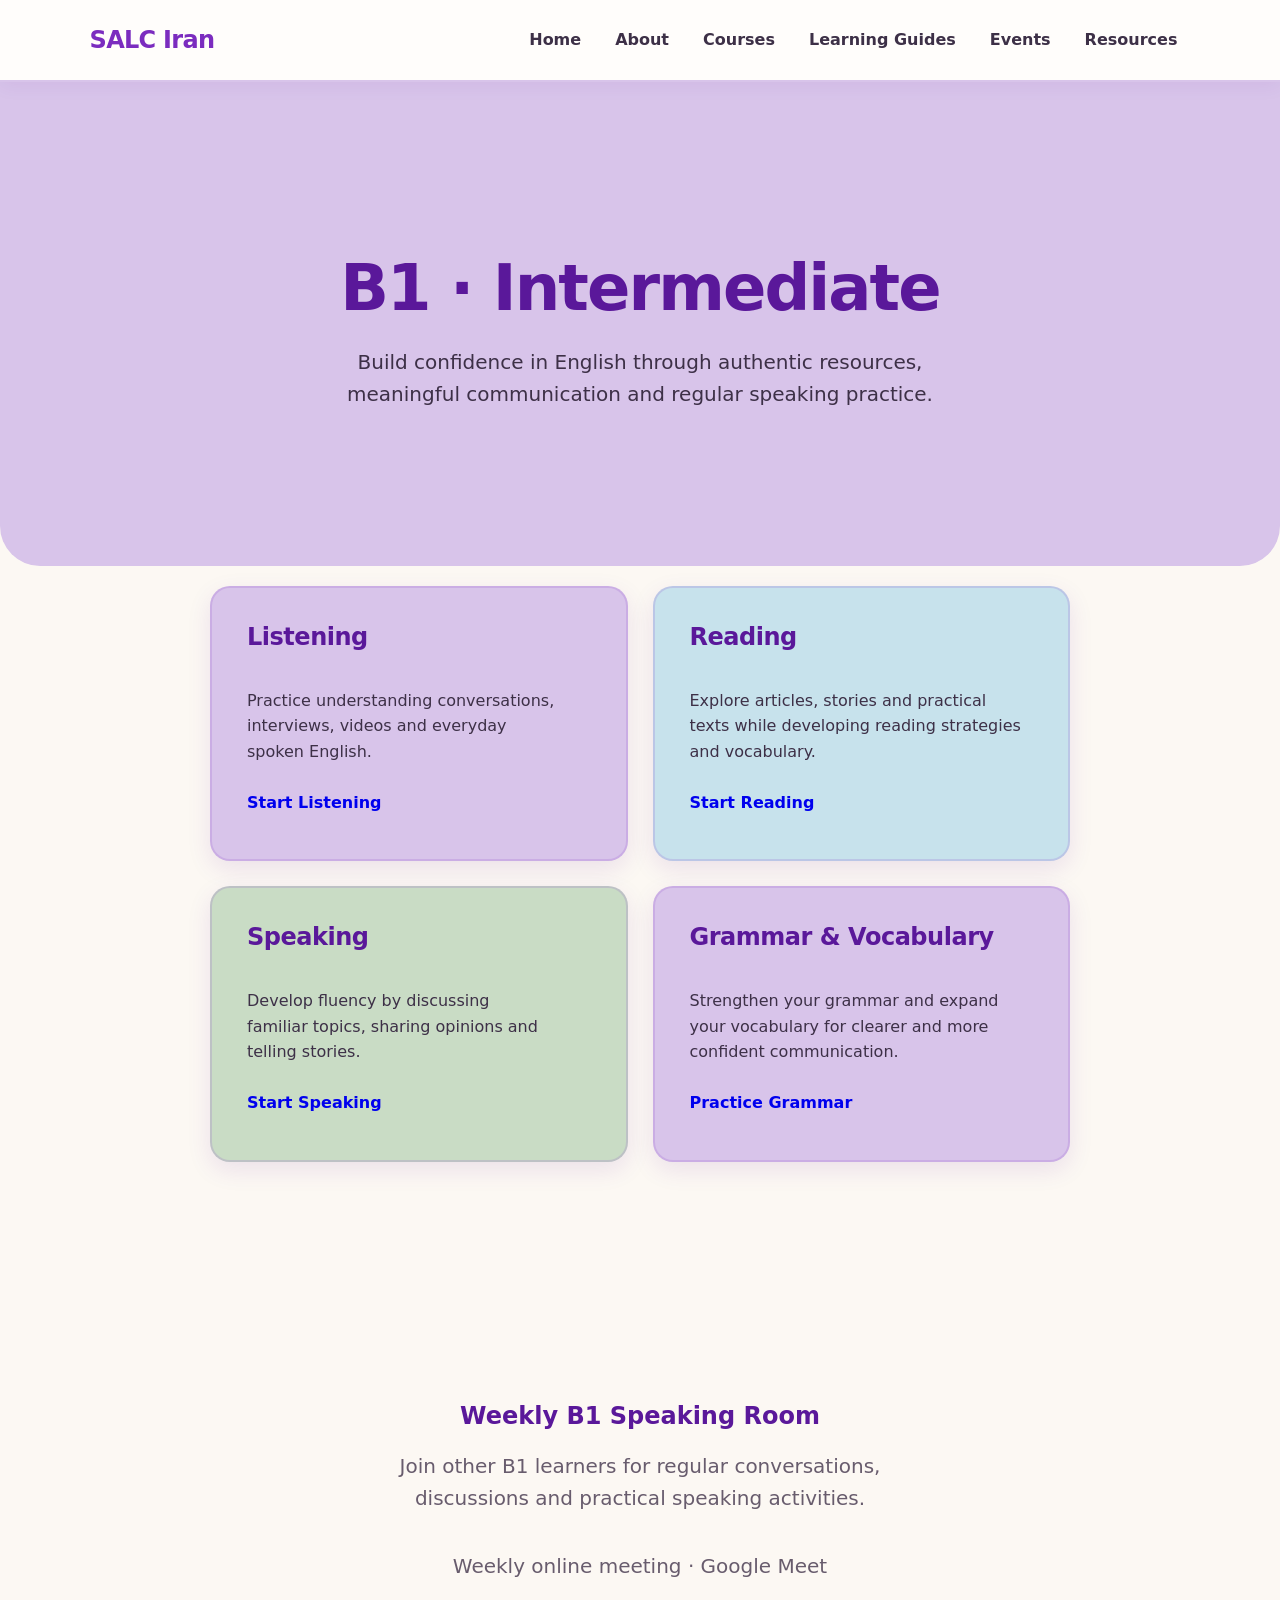
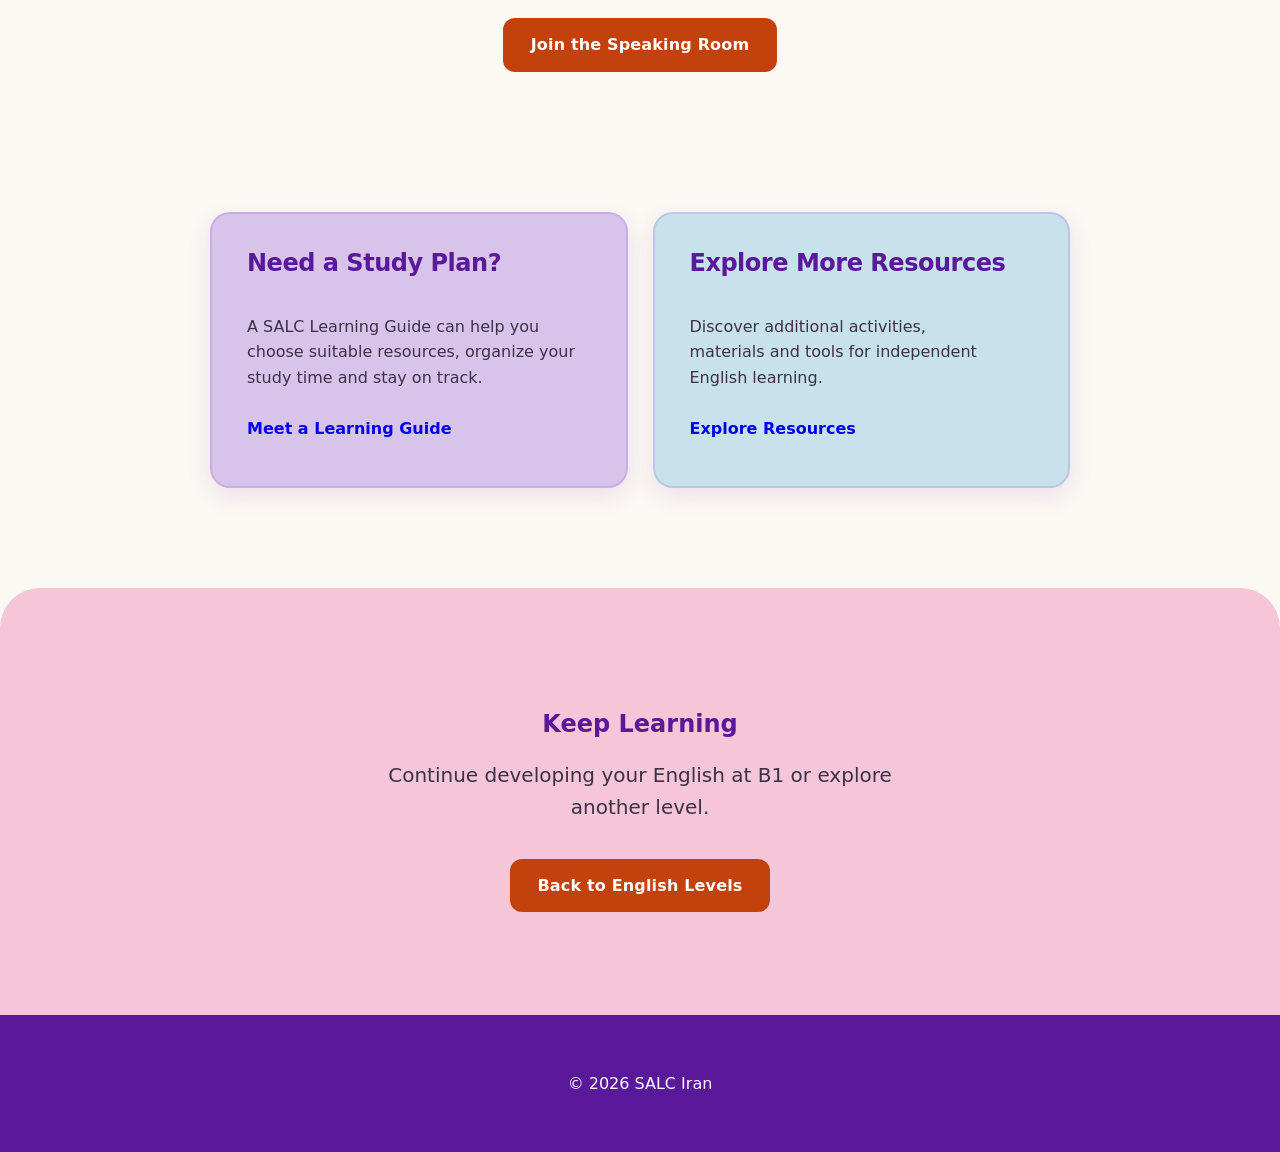
<file: levels/b1.html>
<!DOCTYPE html>
<html lang="en">

<head>
    <meta charset="UTF-8">
    <meta name="viewport" content="width=device-width, initial-scale=1.0">

    <title>SALC Iran - B1 English</title>

    <link rel="stylesheet" href="../css/style.css">
</head>

<body>

<header>

    <div class="logo">SALC Iran</div>

    <nav>
        <a href="../index.html">Home</a>
        <a href="../about.html">About</a>
        <a href="../courses.html">Courses</a>
        <a href="../teachers.html">Learning Guides</a>
        <a href="../events.html">Events</a>
        <a href="../resources.html">Resources</a>
    </nav>

</header>

<main>

<section class="hero">

    <h1>B1 · Intermediate</h1>

    <p>
        Build confidence in English through
        authentic resources, meaningful communication
        and regular speaking practice.
    </p>

</section>


<section class="learning-areas">

    <div class="card">

        <h2>Listening</h2>

        <p>
            Practice understanding conversations,
            interviews, videos and everyday spoken English.
        </p>

        <a href="https://learnenglish.britishcouncil.org/skills/listening/b1-listening">
            Start Listening
        </a>

    </div>


    <div class="card">

        <h2>Reading</h2>

        <p>
            Explore articles, stories and practical texts
            while developing reading strategies and vocabulary.
        </p>

        <a href="https://learnenglish.britishcouncil.org/skills/reading/b1-reading">
            Start Reading
        </a>

    </div>


    <div class="card">

        <h2>Speaking</h2>

        <p>
            Develop fluency by discussing familiar topics,
            sharing opinions and telling stories.
        </p>

        <a href="https://learnenglish.britishcouncil.org/skills/speaking/b1-speaking">
            Start Speaking
        </a>

    </div>


    <div class="card">

        <h2>Grammar & Vocabulary</h2>

        <p>
            Strengthen your grammar and expand your vocabulary
            for clearer and more confident communication.
        </p>

        <a href="https://learnenglish.britishcouncil.org/grammar/b1-b2-grammar">
            Practice Grammar
        </a>

    </div>

</section>


<section class="hero">

    <h2>Weekly B1 Speaking Room</h2>

    <p>
        Join other B1 learners for regular conversations,
        discussions and practical speaking activities.
    </p>

    <p>
        Weekly online meeting · Google Meet
    </p>

    <a href="#" class="button">
        Join the Speaking Room
    </a>

</section>


<section class="learning-areas">

    <div class="card">

        <h2>Need a Study Plan?</h2>

        <p>
            A SALC Learning Guide can help you choose
            suitable resources, organize your study time
            and stay on track.
        </p>

        <a href="../teachers.html">
            Meet a Learning Guide
        </a>

    </div>


    <div class="card">

        <h2>Explore More Resources</h2>

        <p>
            Discover additional activities, materials
            and tools for independent English learning.
        </p>

        <a href="../resources.html">
            Explore Resources
        </a>

    </div>

</section>


<section class="hero">

    <h2>Keep Learning</h2>

    <p>
        Continue developing your English at B1
        or explore another level.
    </p>

    <a href="../levels.html" class="button">
        Back to English Levels
    </a>

</section>

</main>

<footer>

    <p>© 2026 SALC Iran</p>

</footer>

</body>
</html>
</file>
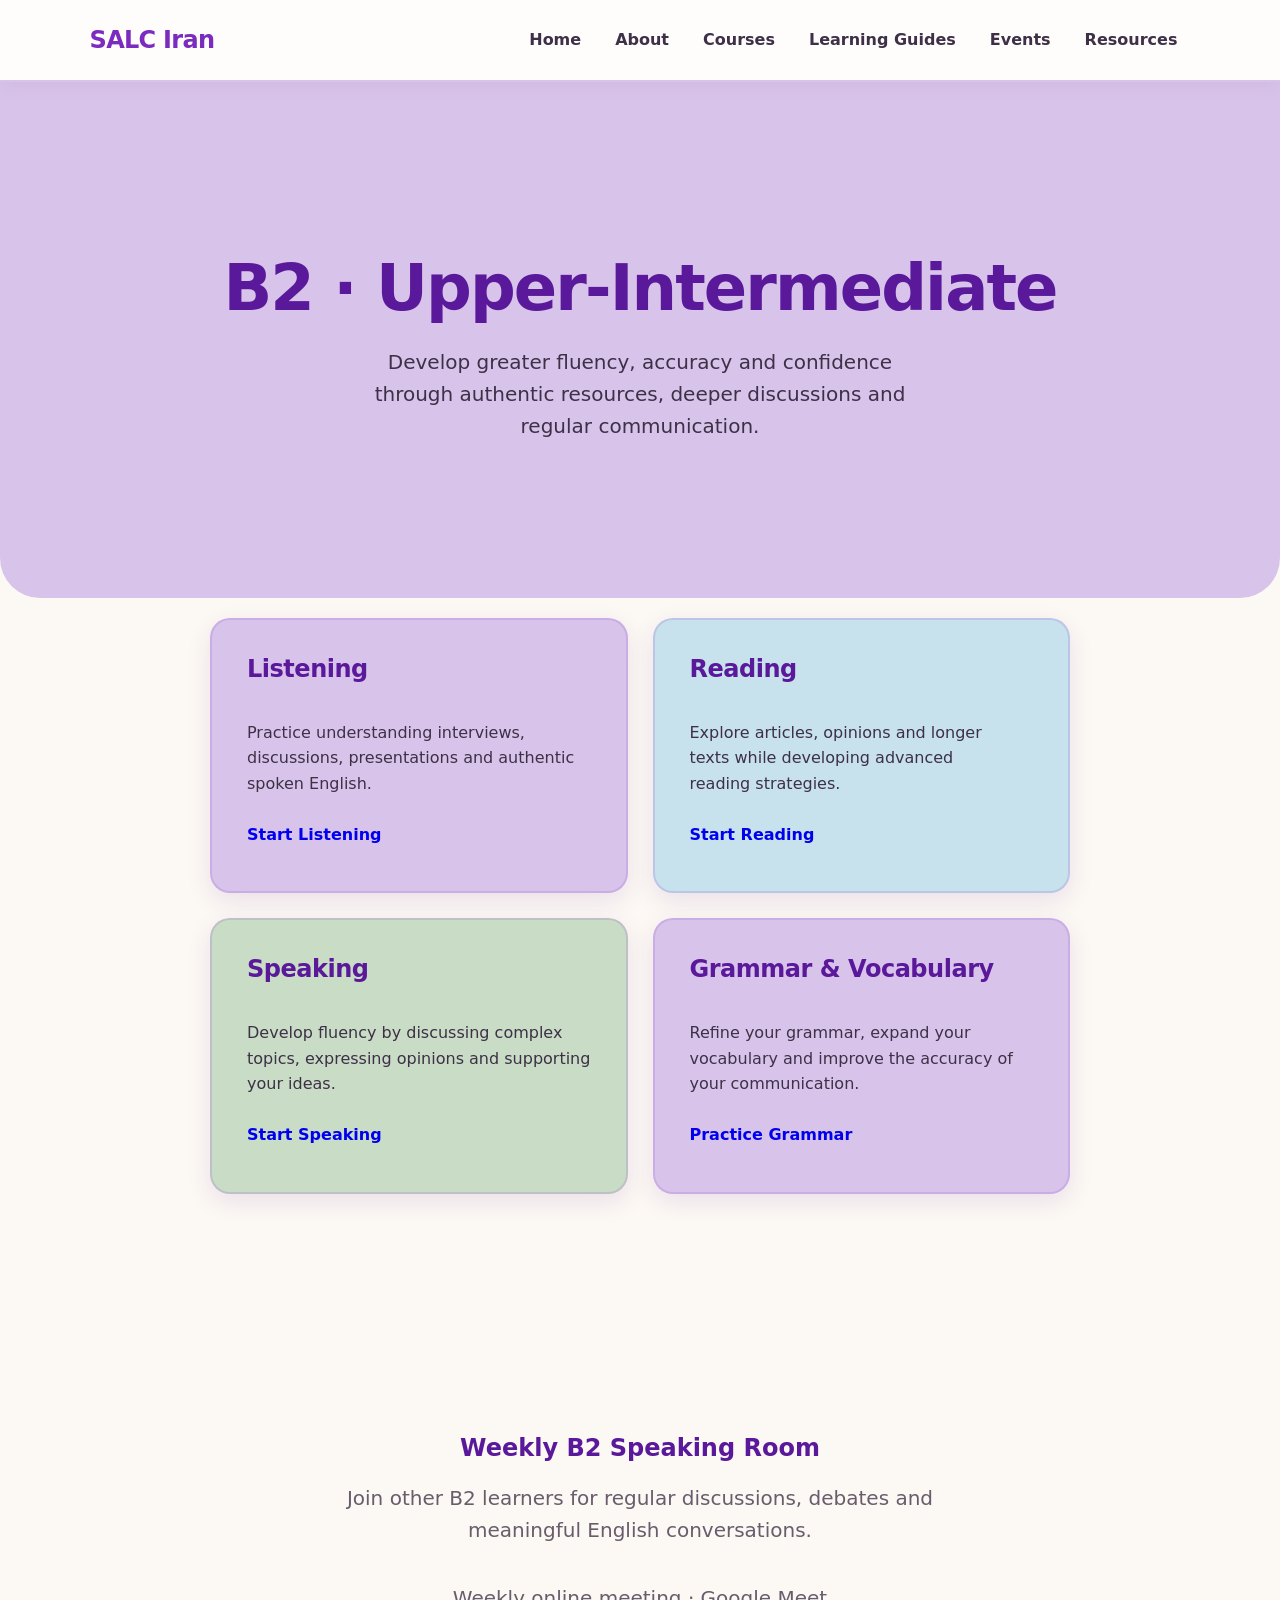
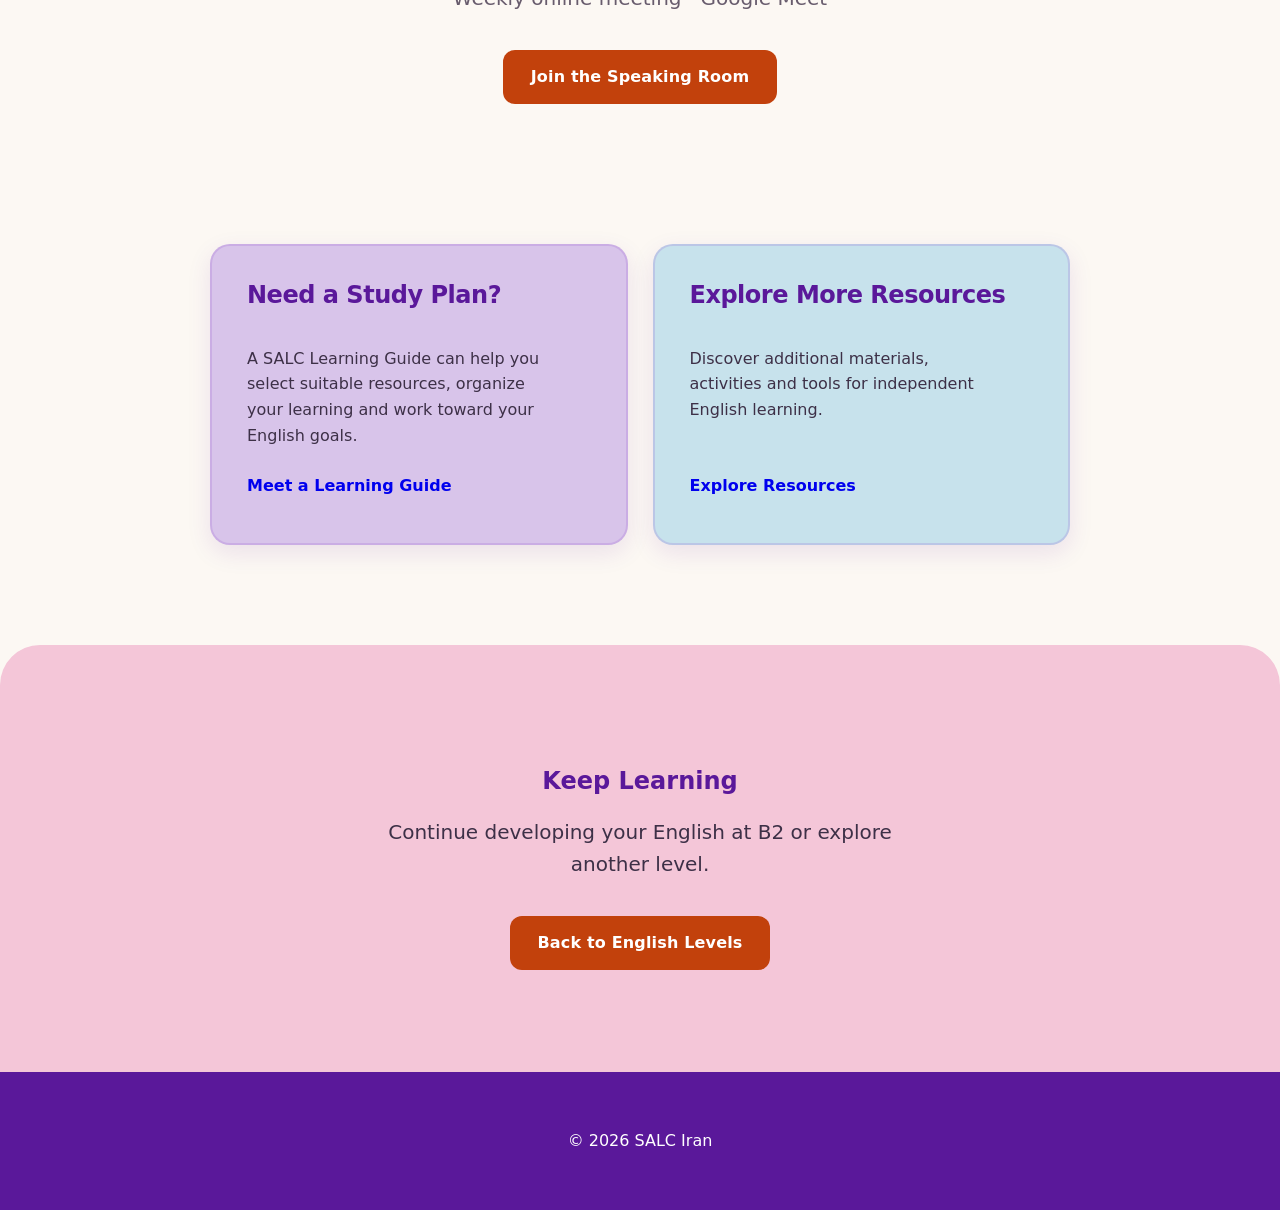
<file: levels/b2.html>
<!DOCTYPE html>
<html lang="en">

<head>
    <meta charset="UTF-8">
    <meta name="viewport" content="width=device-width, initial-scale=1.0">

    <title>SALC Iran - B2 English</title>

    <link rel="stylesheet" href="../css/style.css">
</head>

<body>

<header>

    <div class="logo">SALC Iran</div>

    <nav>
        <a href="../index.html">Home</a>
        <a href="../about.html">About</a>
        <a href="../courses.html">Courses</a>
        <a href="../teachers.html">Learning Guides</a>
        <a href="../events.html">Events</a>
        <a href="../resources.html">Resources</a>
    </nav>

</header>

<main>

<section class="hero">

    <h1>B2 · Upper-Intermediate</h1>

    <p>
        Develop greater fluency, accuracy and confidence
        through authentic resources, deeper discussions
        and regular communication.
    </p>

</section>


<section class="learning-areas">

    <div class="card">

        <h2>Listening</h2>

        <p>
            Practice understanding interviews, discussions,
            presentations and authentic spoken English.
        </p>

        <a href="https://learnenglish.britishcouncil.org/skills/listening/b2-listening">
            Start Listening
        </a>

    </div>


    <div class="card">

        <h2>Reading</h2>

        <p>
            Explore articles, opinions and longer texts
            while developing advanced reading strategies.
        </p>

        <a href="https://learnenglish.britishcouncil.org/skills/reading/b2-reading">
            Start Reading
        </a>

    </div>


    <div class="card">

        <h2>Speaking</h2>

        <p>
            Develop fluency by discussing complex topics,
            expressing opinions and supporting your ideas.
        </p>

        <a href="https://learnenglish.britishcouncil.org/skills/speaking/b2-speaking">
            Start Speaking
        </a>

    </div>


    <div class="card">

        <h2>Grammar & Vocabulary</h2>

        <p>
            Refine your grammar, expand your vocabulary
            and improve the accuracy of your communication.
        </p>

        <a href="https://learnenglish.britishcouncil.org/grammar/b1-b2-grammar">
            Practice Grammar
        </a>

    </div>

</section>


<section class="hero">

    <h2>Weekly B2 Speaking Room</h2>

    <p>
        Join other B2 learners for regular discussions,
        debates and meaningful English conversations.
    </p>

    <p>
        Weekly online meeting · Google Meet
    </p>

    <a href="#" class="button">
        Join the Speaking Room
    </a>

</section>


<section class="learning-areas">

    <div class="card">

        <h2>Need a Study Plan?</h2>

        <p>
            A SALC Learning Guide can help you select
            suitable resources, organize your learning
            and work toward your English goals.
        </p>

        <a href="../teachers.html">
            Meet a Learning Guide
        </a>

    </div>


    <div class="card">

        <h2>Explore More Resources</h2>

        <p>
            Discover additional materials, activities
            and tools for independent English learning.
        </p>

        <a href="../resources.html">
            Explore Resources
        </a>

    </div>

</section>


<section class="hero">

    <h2>Keep Learning</h2>

    <p>
        Continue developing your English at B2
        or explore another level.
    </p>

    <a href="../levels.html" class="button">
        Back to English Levels
    </a>

</section>

</main>

<footer>

    <p>© 2026 SALC Iran</p>

</footer>

</body>
</html>
</file>
<file: css/style.css>
/* =====================================================
   SALC — Main Stylesheet (final)
   Modern CSS · RTL-ready · Light + optional Dark mode
   ===================================================== */

/*
  FONTS: load "Outfit" and "DM Sans" in your HTML <head>, or self-host:

  @font-face {
      font-family: "DM Sans";
      src: url("../fonts/DMSans-Variable.woff2") format("woff2");
      font-weight: 400 700;
      font-display: swap;
  }
  @font-face {
      font-family: "Outfit";
      src: url("../fonts/Outfit-Variable.woff2") format("woff2");
      font-weight: 400 700;
      font-display: swap;
  }
*/


/* =====================================================
   1. Tokens
   Brand: purple is the main colour. When the logo is
   ready, change --purple and --purple-dark only.
   ===================================================== */

:root {
    --purple: #7B2CBF;
    --purple-dark: #5A189A;

    /* Decorative orange (icons, borders, focus ring) */
    --orange: #F97316;
    /* Accessible orange for buttons with white text */
    --orange-strong: #C2410C;

    --lavender: #D8C4EA;
    --pink: #F4C6D8;
    --peach: #F4C6AD;
    --blue: #C7E2EC;
    --sage: #C9DCC5;

    --cream: #FCF8F3;
    --white: #FFFDFB;

    --text: #3D3047;
    --muted: #685C6D;
    --border: #D9CBE0;

    --font-body: "DM Sans", system-ui, -apple-system, "Segoe UI", Arial, sans-serif;
    --font-heading: "Outfit", "DM Sans", system-ui, Arial, sans-serif;

    --shadow-soft: 0 0.5rem 1.5625rem rgba(90, 24, 154, 0.10);
    --shadow-hover: 0 0.75rem 1.875rem rgba(90, 24, 154, 0.14);

    --space-section: clamp(3.5rem, 8vw, 6.25rem);
    --text-lead: clamp(1rem, 0.9rem + 0.5vw, 1.125rem);
}


/* =====================================================
   2. Base
   ===================================================== */

*,
*::before,
*::after {
    box-sizing: border-box;
}

html {
    -webkit-text-size-adjust: 100%;
    scroll-padding-block-start: 5rem; /* room for the sticky header */
}

@media (prefers-reduced-motion: no-preference) {
    html {
        scroll-behavior: smooth;
    }
}

body {
    margin: 0;
    background: var(--cream);
    color: var(--text);
    font-family: var(--font-body);
    line-height: 1.6;
}

img {
    max-width: 100%;
    height: auto;
}

h1, h2, h3, h4 {
    font-family: var(--font-heading);
    line-height: 1.2;
    text-wrap: balance;
}

p {
    text-wrap: pretty;
}

:focus-visible {
    outline: 0.1875rem solid var(--orange);
    outline-offset: 0.1875rem;
}

/* Optional: <a class="skip-link" href="#main">Skip to content</a> as the first element in <body> */
.skip-link {
    position: absolute;
    inset-inline-start: 1rem;
    inset-block-start: -4rem;
    z-index: 2000;
    padding: 0.75rem 1rem;
    background: var(--purple-dark);
    border-radius: 0.5rem;
    color: white;

    &:focus {
        inset-block-start: 1rem;
    }
}


/* =====================================================
   3. Header + theme toggle
   ===================================================== */

header {
    position: sticky;
    inset-block-start: 0;
    z-index: 1000;

    display: flex;
    justify-content: space-between;
    align-items: center;

    padding-block: 1.125rem;
    padding-inline: 7%;
    background: rgba(255, 253, 251, 0.96);
    backdrop-filter: blur(10px);
    border-block-end: 0.125rem solid var(--lavender);
    box-shadow: 0 0.25rem 1.125rem rgba(90, 24, 154, 0.06);
}

.logo {
    color: var(--purple);
    font-family: var(--font-heading);
    font-size: 1.625rem;
    font-weight: 700;
    letter-spacing: -0.03em;
}

nav {
    display: flex;
    align-items: center;
    gap: 0.5rem;

    & a {
        padding: 0.5625rem 0.8125rem;
        border-radius: 0.625rem;
        color: var(--text);
        font-weight: 600;
        text-decoration: none;
        transition: background 0.2s ease, color 0.2s ease;

        &:hover {
            background: var(--lavender);
            color: var(--purple-dark);
        }
    }
}

.theme-toggle {
    padding: 0.5rem 0.875rem;
    background: transparent;
    border: 0.125rem solid var(--lavender);
    border-radius: 0.625rem;
    color: var(--text);
    cursor: pointer;
    font: inherit;
    font-size: 0.875rem;
    font-weight: 600;
    transition: background 0.2s ease;

    &:hover {
        background: var(--lavender);
    }

    &[aria-pressed="true"] {
        background: var(--purple);
        border-color: var(--purple);
        color: white;
    }
}

@media (max-width: 43.75rem) {
    header {
        position: static;        /* a wrapped sticky nav eats too much screen */
        flex-direction: column;
        gap: 1.25rem;
        padding-block: 1rem;
        padding-inline: 0.9375rem;
    }

    nav {
        flex-wrap: wrap;
        justify-content: center;
        gap: 0.25rem;
        text-align: center;

        & a {
            padding: 0.4375rem 0.5625rem;
            font-size: 0.875rem;
        }
    }
}


/* =====================================================
   4. Buttons
   ===================================================== */

.button {
    display: inline-block;
    padding: 0.875rem 1.75rem;
    background: var(--orange-strong);
    border-radius: 0.75rem;
    color: white;
    font-family: var(--font-body);
    font-weight: 700;
    letter-spacing: 0.01em;
    text-decoration: none;
    transition: background 0.2s ease, transform 0.2s ease;

    @media (hover: hover) {
        &:hover {
            background: var(--purple);
            transform: translateY(-2px);
        }
    }
}


/* =====================================================
   5. Hero
   ===================================================== */

.hero {
    padding-block: clamp(5rem, 10vw, 7.5rem);
    padding-inline: 1.25rem;
    text-align: center;

    & h1 {
        margin-block-end: 1.5rem;
        color: var(--purple);
        font-size: clamp(2.5rem, 5vw, 3.5rem);
        letter-spacing: -0.03em;
        line-height: 1.05;
    }

    & h2 {
        color: var(--purple-dark);
    }

    & p {
        max-width: 37.5rem;
        margin-block: 0 2.25rem;
        margin-inline: auto;
        color: var(--muted);
        font-size: clamp(1.0625rem, 1rem + 0.5vw, 1.25rem);
        line-height: 1.6;
    }
}

/* NOTE: :first-of-type / :last-of-type match the TAG type, not the class.
   For reliability, add class="hero hero--intro" to the first hero
   and class="hero hero--cta" to the last one in your HTML. */

.hero:first-of-type,
.hero--intro {
    background: var(--lavender);
    border-radius: 0 0 2.5rem 2.5rem;

    & h1 {
        color: var(--purple-dark);
        font-size: clamp(2.6rem, 6vw, 4rem);
    }

    & p {
        color: var(--text);
    }
}

main > .hero:last-of-type,
.hero--cta {
    margin-block-start: 2.5rem;
    padding-block: clamp(4.5rem, 8vw, 7.5rem);
    background: var(--pink);
    border-radius: 2.5rem 2.5rem 0 0;

    & p {
        color: var(--text);
    }
}


/* =====================================================
   6. Section labels and headings
   ===================================================== */

.section-label,
.section-heading > span,
.how-salc-heading > span {
    color: var(--orange-strong);
    font-size: 0.8125rem;
    font-weight: 700;
    letter-spacing: 0.15em;
}

.section-label {
    display: inline-block;
    margin-block-end: 1rem;
}

.section-heading {
    max-width: 50rem;
    margin-block: clamp(3.75rem, 7vw, 5.625rem) 2.25rem;
    margin-inline: auto;
    padding-inline: 1.25rem;
    text-align: center;

    & h2 {
        margin-block: 0.75rem 1rem;
        color: var(--purple-dark);
        font-size: clamp(1.8rem, 4vw, 2.25rem);
    }

    & p {
        max-width: 40.625rem;
        margin-inline: auto;
        color: var(--muted);
        font-size: var(--text-lead);
        line-height: 1.7;
    }
}


/* =====================================================
   7. SALC Intro
   ===================================================== */

.salc-intro {
    max-width: 62.5rem;
    margin-block: clamp(2.8rem, 6vw, 4.375rem);
    margin-inline: auto;
    padding: 1.25rem;

    & h2 {
        margin-block: 0 1.25rem;
        color: var(--purple-dark);
        font-size: clamp(1.875rem, 4vw, 2.375rem);

        & span {
            color: var(--orange-strong);
        }
    }

    & p {
        max-width: 40.625rem;
        margin-inline: auto;
        color: var(--muted);
        font-size: var(--text-lead);
        line-height: 1.7;
    }
}

.salc-intro-text {
    padding: clamp(2.5rem, 5vw, 3.4375rem) clamp(1.5rem, 4vw, 3.4375rem);
    background: var(--white);
    border: 0.125rem solid var(--lavender);
    border-radius: 1.75rem;
    box-shadow: 0 0.625rem 1.875rem rgba(90, 24, 154, 0.08);
    text-align: center;
}


/* =====================================================
   8. Cards and Learning Areas
   Colour cycle: lavender, blue, sage (calmer 3-colour set)
   ===================================================== */

.card {
    padding: 2.1875rem;
    background: var(--lavender);
    border: 0.125rem solid rgba(123, 44, 191, 0.15);
    border-radius: 1.25rem;
    box-shadow: var(--shadow-soft);
    transition: transform 0.2s ease, box-shadow 0.2s ease;

    &:nth-child(3n + 2) { background: var(--blue); }
    &:nth-child(3n + 3) { background: var(--sage); }

    @media (hover: hover) {
        &:hover {
            transform: translateY(-4px);
            box-shadow: var(--shadow-hover);
        }
    }

    & h2 {
        margin-block-start: 0;
        color: var(--purple-dark);
        font-size: clamp(1.375rem, 1.2rem + 0.5vw, 1.5rem);
        letter-spacing: -0.02em;
    }

    & p {
        color: var(--text);
        line-height: 1.6;
    }
}

.learning-areas {
    display: grid;
    grid-template-columns: repeat(auto-fit, minmax(min(100%, 17.5rem), 1fr));
    gap: 1.5625rem;
    max-width: 56.25rem;
    margin-block: 0 5rem;
    margin-inline: auto;
    padding: 1.25rem;

    & .card {
        display: flex;
        flex-direction: column;
        justify-content: flex-start;
        min-height: 13.75rem;

        & p {
            flex-grow: 1;
        }

        & a {
            align-self: flex-start;
        }
    }
}

main > .learning-areas:first-of-type {
    margin-block-start: 1.25rem;
}

/* Journey numbers — add class="journey-cards" to the grid in HTML.
   (The :last-of-type selector is kept only as a fallback.) */
.journey-cards .card-icon,
main > .learning-areas:last-of-type .card-icon {
    display: flex;
    align-items: center;
    justify-content: center;
    width: 3rem;
    height: 3rem;
    margin-block-end: 1rem;
    background: var(--purple);
    border-radius: 50%;
    color: white;
    font-weight: 700;
}


/* =====================================================
   9. How SALC Works
   ===================================================== */

.how-salc-works {
    margin-block: var(--space-section);
    margin-inline: max(0.9375rem, 7%);
    padding-block: clamp(3.75rem, 7vw, 5rem);
    padding-inline: clamp(1.25rem, 3vw, 1.875rem);
    background: var(--blue);
    border-radius: 2.1875rem;
}

.how-salc-heading {
    max-width: 43.75rem;
    margin-block: 0 3.4375rem;
    margin-inline: auto;
    text-align: center;

    & h2 {
        margin-block: 0.75rem 1rem;
        color: var(--purple-dark);
        font-size: clamp(2rem, 5vw, 2.5rem);
    }

    & p {
        max-width: 37.5rem;
        margin-inline: auto;
        color: var(--text);
        font-size: var(--text-lead);
        line-height: 1.7;
    }
}

.how-salc-steps {
    display: grid;
    grid-template-columns: repeat(auto-fit, minmax(min(100%, 13rem), 1fr));
    gap: 1.25rem;
    max-width: 62.5rem;
    margin-inline: auto;
}

.how-step {
    padding: 1.75rem;
    background: var(--white);
    border-radius: 1.25rem;
    box-shadow: 0 0.5rem 1.375rem rgba(90, 24, 154, 0.08);

    & h3 {
        margin-block: 0 0.625rem;
        color: var(--purple-dark);
    }

    & p {
        margin: 0;
        color: var(--muted);
        line-height: 1.6;
    }
}

.step-number {
    display: flex;
    align-items: center;
    justify-content: center;
    width: 3rem;
    height: 3rem;
    margin-block-end: 1.25rem;
    background: var(--purple);
    border-radius: 50%;
    color: white;
    font-weight: 700;
}


/* =====================================================
   10. Learning Guides / Teacher Profile
   ===================================================== */

.learning-guide-profile {
    container-type: inline-size;
    max-width: 62.5rem;
    margin-block: 0 3.75rem;
    margin-inline: auto;
    padding: 1.25rem;
}

.teacher-card {
    margin-block-end: 1.5625rem;
    padding: 2.1875rem;
    background: var(--lavender);
    border: 0.125rem solid rgba(123, 44, 191, 0.15);
    border-radius: 1.25rem;
    box-shadow: var(--shadow-soft);

    /* Same 3-colour cycle as .card */
    &:nth-child(3n + 2) { background: var(--blue); }
    &:nth-child(3n + 3) { background: var(--sage); }

    & h2 {
        margin-block-start: 0;
        color: var(--purple-dark);
    }

    & p {
        color: var(--text);
        line-height: 1.7;
    }
}

.teacher-profile {
    display: flex;
    align-items: center;
    gap: 2.5rem;
}

.teacher-photo {
    flex-shrink: 0;
    width: 11.25rem;
    height: 11.25rem;
    object-fit: cover;
    border: 0.5rem solid var(--purple);
    border-radius: 50%;
}

.teacher-intro {
    flex: 1;

    & h2 {
        margin-block: 0 0.5rem;
        color: var(--purple-dark);
    }

    & h3 {
        margin-block-start: 0;
        color: var(--orange-strong);
        font-weight: 700;
    }

    & p {
        color: var(--text);
        line-height: 1.7;
    }
}

@container (max-width: 43.75rem) {
    .teacher-profile {
        flex-direction: column;
        text-align: center;
    }

    .teacher-photo {
        width: 9.375rem;
        height: 9.375rem;
    }
}


/* =====================================================
   11. Podcast
   ===================================================== */

.podcast-hero {
    background: var(--lavender);
    border-radius: 0 0 2.5rem 2.5rem;

    & h1 {
        color: var(--purple-dark);
    }
}

.podcast-icon {
    display: flex;
    align-items: center;
    justify-content: center;
    width: 4.5rem;
    height: 4.5rem;
    margin-block: 0 1.25rem;
    margin-inline: auto;
    background: var(--purple);
    border-radius: 1.375rem;
    box-shadow: 0 0.5rem 1.25rem rgba(90, 24, 154, 0.15);
    color: white;
    font-size: 2.125rem;
}

.podcast-episodes {
    display: grid;
    grid-template-columns: repeat(auto-fill, minmax(min(100%, 16rem), 1fr));
    gap: 1.5625rem;
    max-width: 68.75rem;
    margin-block: 0 var(--space-section);
    margin-inline: auto;
    padding: 1.25rem;
}

.podcast-card {
    padding: 1.875rem;
    background: var(--white);
    border: 0.125rem solid var(--lavender);
    border-radius: 1.5rem;
    box-shadow: 0 0.5rem 1.5625rem rgba(90, 24, 154, 0.08);
    transition: transform 0.2s ease, box-shadow 0.2s ease;

    @media (hover: hover) {
        &:hover {
            transform: translateY(-5px);
            box-shadow: 0 0.875rem 1.875rem rgba(90, 24, 154, 0.14);
        }
    }

    & h2 {
        margin-block-end: 0.75rem;
        color: var(--purple-dark);
    }

    & p {
        color: var(--muted);
        line-height: 1.6;
    }
}

.episode-top {
    display: flex;
    justify-content: space-between;
    align-items: center;
}

.episode-number {
    color: var(--purple);
    font-weight: 700;
}

.level-badge {
    padding: 0.375rem 0.625rem;
    background: var(--peach);
    border-radius: 0.5rem;
    color: var(--purple-dark);
    font-size: 0.8125rem;
    font-weight: 700;
}

.play-icon {
    display: flex;
    align-items: center;
    justify-content: center;
    width: 3.25rem;
    height: 3.25rem;
    margin-block: 1.5625rem 1.25rem;
    background: var(--orange);
    border-radius: 50%;
    color: white;
    font-size: 1.125rem;
}

.episode-meta {
    display: flex;
    justify-content: space-between;
    margin-block: 1.5625rem;
    color: var(--muted);
    font-size: 0.875rem;
}

.listen-button {
    width: 100%;
    padding: 0.75rem;
    background: var(--lavender);
    border: none;
    border-radius: 0.625rem;
    color: var(--purple-dark);
    cursor: pointer;
    font: inherit;
    font-weight: 700;
    transition: background 0.2s ease;

    &:hover {
        background: var(--peach);
    }
}

.podcast-learning {
    display: grid;
    grid-template-columns: repeat(auto-fit, minmax(min(100%, 20rem), 1fr));
    gap: clamp(2rem, 5vw, 3.125rem);
    width: min(100% - 2rem, 62.5rem);
    margin-block: 0 var(--space-section);
    margin-inline: auto;
    padding: clamp(2.5rem, 6vw, 3.75rem) clamp(1.5rem, 5vw, 3.75rem);
    background: var(--blue);
    border-radius: 1.875rem;

    & h2 {
        color: var(--purple-dark);
        font-size: clamp(1.6rem, 3.5vw, 2.125rem);
    }

    & p {
        color: var(--text);
        line-height: 1.7;
    }
}

.podcast-learning-items {
    & > div {
        margin-block-end: 1.25rem;
        padding: 1.25rem;
        background: var(--white);
        border-radius: 1rem;
    }

    & strong {
        color: var(--purple-dark);
    }
}

.podcast-cta {
    background: var(--pink);
    border-radius: 2.5rem 2.5rem 0 0;
}


/* =====================================================
   12. Footer
   ===================================================== */

footer {
    container-type: inline-size;
    padding-block: 2.5rem;
    padding-inline: 1.25rem;
    background: var(--purple-dark);
    color: white;
    text-align: center;
}

.footer-content {
    display: flex;
    justify-content: space-between;
    align-items: center;
    gap: 2.5rem;
    max-width: 62.5rem;
    margin-inline: auto;
    padding: 1.25rem;
}

.footer-brand {
    & h2 {
        margin-block: 0 0.5rem;
        color: white;
    }

    & p {
        margin: 0;
        color: var(--lavender);
    }
}

.footer-links {
    display: flex;
    flex-wrap: wrap;
    gap: 0.75rem;

    & a {
        padding: 0.5rem 0.75rem;
        border-radius: 0.5rem;
        color: white;
        text-decoration: none;
        transition: background 0.2s ease;

        &:hover {
            background: var(--orange-strong);
        }
    }
}

.footer-bottom {
    max-width: 62.5rem;
    margin-block: 1.5625rem 0;
    margin-inline: auto;
    padding: 1.25rem;
    border-block-start: 0.0625rem solid rgba(255, 255, 255, 0.2);
    text-align: center;

    & p {
        margin: 0;
        color: var(--lavender);
        font-size: 0.875rem;
    }
}

@container (max-width: 43.75rem) {
    .footer-content {
        flex-direction: column;
        text-align: center;
    }

    .footer-links {
        justify-content: center;
    }
}


/* =====================================================
   13. Learning Activities (Content Bank)
   ===================================================== */

.content-bank-section {
    max-width: 62.5rem;
    margin-inline: auto;
    padding-block: clamp(1.5rem, 4vw, 2.5rem) clamp(3rem, 6vw, 4.375rem);
    padding-inline: clamp(0.9375rem, 3vw, 1.25rem);

    & > h2,
    & > p {
        text-align: center;
    }
}

.topic-card {
    container-type: inline-size;
    margin-block: clamp(1.25rem, 3vw, 1.5625rem);
    padding: 0;
    overflow: hidden;
    background: var(--white);
    border: 0.0625rem solid var(--lavender);
    border-radius: clamp(1.25rem, 3vw, 1.5rem);
    box-shadow: 0 0.5rem 1.5rem rgba(90, 24, 154, 0.07);
    transition: box-shadow 0.2s ease, border-color 0.2s ease;

    &:hover {
        border-color: var(--purple);
        box-shadow: 0 0.75rem 1.875rem rgba(90, 24, 154, 0.11);
    }
}

/* Heading that wraps the toggle button (valid, accessible accordion pattern) */
.topic-heading {
    margin: 0;
    font: inherit;
}

.topic-toggle {
    display: flex;
    align-items: center;
    justify-content: space-between;
    gap: 1.25rem;
    width: 100%;
    padding: 1.875rem 1.875rem 1rem;
    background: transparent;
    border: none;
    color: var(--text);
    cursor: pointer;
    font: inherit;
    text-align: start;

    &:focus-visible {
        outline-offset: -0.3125rem;
    }
}

.topic-card-content {
    display: block;
    flex: 1;
    min-width: 0;
}

.topic-label {
    display: inline-block;
    margin-block-end: 0.875rem;
    padding: 0.4375rem 0.75rem;
    background: var(--lavender);
    border-radius: 1.25rem;
    color: var(--purple-dark);
    font-size: 0.75rem;
    font-weight: 700;
    letter-spacing: 0.08em;
}

.topic-title {
    display: block;
    color: var(--purple-dark);
    font-family: var(--font-heading);
    font-size: 1.75rem;
    font-weight: 600;
    line-height: 1.3;
    text-wrap: balance;
}

/* Optional second-language title (for Persian later) */
.topic-title-fa {
    display: block;
    margin-block-start: 0.25rem;
    color: var(--muted);
    font-size: 1.125rem;
    line-height: 1.6;
}

/* Expand / collapse icon: drawn by CSS from aria-expanded */
.topic-arrow {
    display: flex;
    align-items: center;
    justify-content: center;
    flex-shrink: 0;
    width: 2.625rem;
    height: 2.625rem;
    background: var(--lavender);
    border-radius: 50%;
    color: var(--purple-dark);
    font-size: 1.5rem;
    line-height: 1;
    transition: background 0.2s ease, color 0.2s ease;

    &::before {
        content: "+";
    }
}

.topic-toggle:hover .topic-arrow {
    background: var(--peach);
}

.topic-toggle[aria-expanded="true"] .topic-arrow {
    background: var(--purple);
    color: white;

    &::before {
        content: "\2212"; /* minus sign */
    }
}

/* Description + learning outcome (always visible) */
.topic-summary {
    padding: 0 1.875rem 1.875rem;

    & p {
        margin-block: 0 1.25rem;
        color: var(--muted);
        font-size: 1rem;
        line-height: 1.7;
    }
}

.topic-outcome {
    padding: 0.9375rem 1.125rem;
    background: var(--cream);
    border-inline-start: 0.25rem solid var(--orange);
    border-start-end-radius: 0.75rem;
    border-end-end-radius: 0.75rem;
    color: var(--text);
    font-size: 0.875rem;
    line-height: 1.7;

    .topic-summary & {
        margin-block-end: 0;
        color: var(--text);
        font-size: 0.875rem;
    }

    & strong {
        display: block;
        margin-block-end: 0.25rem;
        color: var(--purple-dark);
    }
}

.topic-activities {
    padding: 0 1.875rem 1.875rem;
    border-block-start: 0.0625rem solid var(--border);

    &[hidden] {
        display: none;
    }

    & > h3 {
        margin-block: 1.5625rem 1.25rem;
        color: var(--purple-dark);
        font-size: 1.375rem;
    }
}

.activity-grid {
    display: grid;
    grid-template-columns: repeat(auto-fit, minmax(min(100%, 20rem), 1fr));
    gap: 1.125rem;
}

.activity-item {
    min-width: 0;
    padding: 1.375rem;
    background: var(--cream);
    border: 0.0625rem solid var(--border);
    border-radius: 1.125rem;
    overflow-wrap: anywhere;
    transition: transform 0.2s ease, box-shadow 0.2s ease;

    @media (hover: hover) {
        &:hover {
            transform: translateY(-3px);
            box-shadow: 0 0.4375rem 1.125rem rgba(90, 24, 154, 0.08);
        }
    }

    & .content-skill {
        display: inline-block;
        margin-block-end: 0.625rem;
        padding: 0.375rem 0.625rem;
        background: var(--blue);
        border-radius: 1.25rem;
        color: var(--text);
        font-size: 0.75rem;
        font-weight: 700;
    }

    & h4 {
        margin-block: 0.3125rem 0.625rem;
        color: var(--purple-dark);
        font-size: 1.1875rem;
        line-height: 1.4;
    }

    & p {
        margin-block: 0 1.125rem;
        color: var(--muted);
        font-size: 0.9375rem;
        line-height: 1.7;
    }

    & .check-button {
        display: inline-block;
        padding: 0.6875rem 1rem;
        background: var(--orange-strong);
        border-radius: 0.625rem;
        color: white;
        font-size: 0.875rem;
        font-weight: 700;
        text-decoration: none;
        transition: background 0.2s ease;

        &:hover {
            background: var(--purple);
        }
    }

    & .content-coming-soon {
        display: inline-block;
        padding: 0.4375rem 0.6875rem;
        background: var(--pink);
        border-radius: 0.5625rem;
        color: var(--text);
        font-size: 0.8125rem;
    }
}

/* Compact layout when the topic card itself is narrow */
@container (max-width: 40rem) {
    .topic-toggle {
        gap: 0.75rem;
        padding: 1.375rem 1.125rem 0.875rem;
    }

    .topic-title {
        font-size: 1.4375rem;
    }

    .topic-arrow {
        width: 2.125rem;
        height: 2.125rem;
        font-size: 1.375rem;
    }

    .topic-summary {
        padding: 0 1.125rem 1.25rem;

        & p {
            font-size: 0.9375rem;
        }
    }

    .topic-outcome,
    .topic-summary .topic-outcome {
        padding: 0.75rem;
        font-size: 0.8125rem;
    }

    .topic-activities {
        padding: 0 1.125rem 1.25rem;

        & > h3 {
            font-size: 1.25rem;
        }
    }

    .activity-item {
        padding: 1.125rem;

        & h4 {
            font-size: 1.125rem;
        }
    }
}


/* =====================================================
   14. AI Conversation Prompts
   ===================================================== */

.prompt-library {
    max-width: 62.5rem;
    margin-inline: auto;
    padding-block: clamp(1.5rem, 4vw, 2.5rem) clamp(3rem, 6vw, 4.375rem);
    padding-inline: clamp(0.9375rem, 3vw, 1.25rem);

    & > h2,
    & > .prompt-intro {
        text-align: center;
    }

    & > .prompt-intro {
        max-width: 40.625rem;
        margin-inline: auto;
        color: var(--muted);
        font-size: var(--text-lead);
        line-height: 1.7;
    }
}

.prompt-notice {
    max-width: 40.625rem;
    margin-block: 1.25rem 1.75rem;
    margin-inline: auto;
    padding: 0.875rem 1.125rem;
    background: var(--blue);
    border-inline-start: 0.25rem solid var(--orange);
    border-start-end-radius: 0.75rem;
    border-end-end-radius: 0.75rem;
    color: var(--text);
    font-size: 0.9375rem;
    line-height: 1.6;
}

.prompt-toolbar {
    display: flex;
    flex-wrap: wrap;
    justify-content: space-between;
    align-items: center;
    gap: 0.75rem;
    margin-block-end: 1.125rem;

    & p {
        margin: 0;
        color: var(--muted);
        font-weight: 600;
    }
}

.prompt-grid {
    display: grid;
    grid-template-columns: repeat(auto-fit, minmax(min(100%, 20rem), 1fr));
    gap: 1.125rem;
}

.prompt-card {
    display: flex;
    flex-direction: column;
    gap: 0.75rem;
    min-width: 0;
    padding: 1.5rem;
    background: var(--white);
    border: 0.0625rem solid var(--border);
    border-radius: 1.25rem;
    box-shadow: var(--shadow-soft);

    & h3 {
        margin: 0;
        color: var(--purple-dark);
        font-size: 1.25rem;
    }

    & p {
        margin: 0;
        color: var(--muted);
        font-size: 0.9375rem;
        line-height: 1.7;
    }
}

.prompt-meta {
    display: flex;
    gap: 0.5rem;

    & span {
        padding: 0.3125rem 0.625rem;
        border-radius: 1.25rem;
        color: var(--text);
        font-size: 0.75rem;
        font-weight: 700;
    }
}

.prompt-level { background: var(--lavender); }
.prompt-time  { background: var(--blue); }

.prompt-preview {
    & summary {
        color: var(--purple-dark);
        cursor: pointer;
        font-size: 0.875rem;
        font-weight: 600;
    }

    & pre {
        max-height: 16rem;
        margin-block: 0.625rem 0;
        padding: 0.875rem;
        overflow: auto;
        background: var(--cream);
        border: 0.0625rem solid var(--border);
        border-radius: 0.75rem;
        color: var(--text);
        font-family: ui-monospace, SFMono-Regular, Menlo, Consolas, monospace;
        font-size: 0.8125rem;
        line-height: 1.6;
        overflow-wrap: anywhere;
        white-space: pre-wrap;
    }
}

.prompt-actions {
    display: flex;
    flex-wrap: wrap;
    gap: 0.5rem;
    margin-block-start: auto;
}

.prompt-open {
    display: flex;
    flex-basis: 100%;
    flex-wrap: wrap;
    align-items: center;
    gap: 0.5rem;

    & > span {
        color: var(--muted);
        font-size: 0.8125rem;
        font-weight: 600;
    }
}

.prompt-btn {
    display: inline-block;
    padding: 0.625rem 0.875rem;
    background: transparent;
    border: 0.125rem solid var(--lavender);
    border-radius: 0.625rem;
    color: var(--purple-dark);
    cursor: pointer;
    font: inherit;
    font-size: 0.875rem;
    font-weight: 700;
    text-decoration: none;
    transition: background 0.2s ease, color 0.2s ease;

    &:hover {
        background: var(--lavender);
    }
}

.prompt-btn--primary {
    background: var(--orange-strong);
    border-color: var(--orange-strong);
    color: white;

    &:hover {
        background: var(--purple);
        border-color: var(--purple);
    }
}

.prompt-status {
    min-height: 1.5rem;
    margin-block: 1rem 0;
    color: var(--purple-dark);
    font-weight: 600;
    text-align: center;
}

/* =====================================================
   Progress tracking (content bank)
   ===================================================== */

.topic-progress {
    display: flex;
    flex-wrap: wrap;
    align-items: center;
    gap: 0.75rem;
    margin-block-start: 1rem;
    color: var(--muted);
    font-size: 0.875rem;
    font-weight: 600;
}

.topic-progress-bar {
    flex: 1 1 10rem;
    max-width: 22rem;
    height: 0.625rem;
    overflow: hidden;
    appearance: none;
    background: var(--lavender);
    border: 0;
    border-radius: 1rem;

    &::-webkit-progress-bar {
        background: var(--lavender);
    }

    &::-webkit-progress-value {
        background: var(--purple);
        border-radius: 1rem;
    }

    &::-moz-progress-bar {
        background: var(--purple);
        border-radius: 1rem;
    }
}

.activity-actions {
    display: flex;
    flex-wrap: wrap;
    align-items: center;
    gap: 0.625rem;
}

.done-toggle {
    display: inline-flex;
    align-items: center;
    gap: 0.5rem;
    padding: 0.5625rem 0.875rem;
    background: transparent;
    border: 0.125rem solid var(--border);
    border-radius: 0.625rem;
    color: var(--text);
    cursor: pointer;
    font: inherit;
    font-size: 0.875rem;
    font-weight: 700;
    transition: background 0.2s ease, border-color 0.2s ease;

    &::before {
        content: "";
        display: inline-flex;
        align-items: center;
        justify-content: center;
        width: 1.125rem;
        height: 1.125rem;
        border: 0.125rem solid currentColor;
        border-radius: 0.3125rem;
        font-size: 0.75rem;
        line-height: 1;
    }

    &:hover {
        background: var(--lavender);
    }

    &[aria-pressed="true"] {
        background: var(--sage);
        border-color: var(--sage);

        &::before {
            content: "\2713"; /* check mark */
            background: var(--purple);
            border-color: var(--purple);
            color: white;
        }
    }
}

.activity-item.is-done {
    border-color: var(--purple);
}

.content-status {
    min-height: 1.5rem;
    margin-block: 1rem 0;
    color: var(--purple-dark);
    font-weight: 600;
    text-align: center;
}
/* =====================================================
   15. Dark mode (set by theme.js via data-theme="dark")
   ===================================================== */

:root[data-theme="dark"] {
    color-scheme: dark;

    --purple: #9D4EDD;
    --purple-dark: #D9B8FF;       /* headings: light purple on dark */

    --lavender: #3B2A4F;
    --pink: #4C2C3E;
    --peach: #4D3629;
    --blue: #26404C;
    --sage: #2D402C;

    --cream: #17111D;
    --white: #211829;

    --text: #EDE6F2;
    --muted: #B9ADC2;
    --border: #4A3B58;

    --shadow-soft: 0 0.5rem 1.5625rem rgba(0, 0, 0, 0.35);
    --shadow-hover: 0 0.75rem 1.875rem rgba(0, 0, 0, 0.45);

    & header {
        background: rgba(23, 17, 29, 0.94);
        box-shadow: 0 0.25rem 1.125rem rgba(0, 0, 0, 0.35);
    }

    /* Small orange text needs a lighter orange on dark backgrounds */
    & .section-label,
    & .section-heading > span,
    & .how-salc-heading > span,
    & .salc-intro h2 span,
    & .teacher-intro h3 {
        color: #FB923C;
    }

    & footer,
    & .skip-link {
        background: #2A1245;
    }

    & .footer-brand p,
    & .footer-bottom p {
        color: #D8C4EA;
    }
}


/* =====================================================
   16. Reduced motion (whole site)
   ===================================================== */

@media (prefers-reduced-motion: reduce) {
    *,
    *::before,
    *::after {
        transition: none !important;
        animation: none !important;
    }

    .card,
    .button,
    .podcast-card,
    .activity-item {
        transform: none !important;
    }
}

/* =================================
   UPDATED HEADER
================================= */

.site-header {
    position: sticky;
    top: 0;
    z-index: 1000;

    display: flex;
    align-items: center;
    justify-content: space-between;
    gap: 2rem;

    width: 100%;
    padding: 1rem 5%;

    background: var(--white);
    border-bottom: 1px solid var(--border);
}

.logo {
    flex-shrink: 0;
    font-family: var(--font-heading);
    font-size: 1.5rem;
    font-weight: 800;
    color: var(--purple);
    text-decoration: none;
}

.header-actions {
    display: flex;
    align-items: center;
    justify-content: flex-end;
    gap: 1rem;
    min-width: 0;
}

.main-nav {
    display: flex;
    align-items: center;
    justify-content: flex-end;
    flex-wrap: wrap;
    gap: 0.4rem;
}

.main-nav a {
    display: inline-flex;
    align-items: center;
    justify-content: center;

    min-height: 44px;
    padding: 0.6rem 0.75rem;

    color: var(--text);
    text-decoration: none;
    font-size: 0.9rem;
    font-weight: 600;

    border-radius: 0.6rem;
    transition: background-color 0.2s ease,
                color 0.2s ease;
}

.main-nav a:hover,
.main-nav a.active {
    color: var(--purple);
    background: var(--lavender);
}

.main-nav a:focus-visible {
    outline: 3px solid var(--orange);
    outline-offset: 3px;
}

/* Theme Toggle */

.theme-toggle {
    display: inline-flex;
    align-items: center;
    justify-content: center;

    width: 44px;
    min-width: 44px;
    height: 44px;

    border: 1px solid var(--border);
    border-radius: 50%;

    background: var(--cream);
    color: var(--text);

    font-size: 1.35rem;
    cursor: pointer;

    transition: background-color 0.2s ease,
                transform 0.2s ease;
}

.theme-toggle:hover {
    background: var(--lavender);
    transform: rotate(15deg);
}

.theme-toggle:focus-visible {
    outline: 3px solid var(--orange);
    outline-offset: 3px;
}


/* =================================
   HERO SECTIONS
================================= */

.hero--intro {
    padding-top: 6rem;
    padding-bottom: 6rem;
}

.hero--cta {
    margin-top: 4rem;
    margin-bottom: 3rem;
    padding: 4rem 2rem;
}


/* =================================
   LEARNING CARDS
================================= */

.card h3 {
    font-family: var(--font-heading);
    color: var(--purple-dark);
    font-size: 1.25rem;
    margin-bottom: 0.75rem;
    line-height: 1.4;
}

.card a {
    display: inline-flex;
    align-items: center;
    min-height: 44px;
    padding: 0.5rem 0;

    font-weight: 700;
    text-decoration: none;
}

.card a:focus-visible {
    outline: 3px solid var(--orange);
    outline-offset: 4px;
}


/* =================================
   ACCESSIBILITY
================================= */

/* Skip Link */

.skip-link {
    position: absolute;
    top: 0.5rem;
    left: 0.5rem;
    z-index: 2000;

    padding: 0.8rem 1rem;

    background: var(--purple-dark);
    color: var(--white);

    border-radius: 0.5rem;
    text-decoration: none;

    transform: translateY(-150%);
}

.skip-link:focus {
    transform: translateY(0);
}

/* Keyboard Focus */

a:focus-visible,
button:focus-visible {
    outline: 3px solid var(--orange);
    outline-offset: 3px;
}

/* Anchor Offset */

[id] {
    scroll-margin-top: 6rem;
}


/* =================================
   RESPONSIVE HEADER
================================= */

@media (max-width: 900px) {

    .site-header {
        gap: 1rem;
        padding: 1rem 3%;
    }

    .main-nav {
        gap: 0.2rem;
    }

    .main-nav a {
        padding: 0.5rem;
        font-size: 0.85rem;
    }

}

@media (max-width: 700px) {

    .site-header {
        position: relative;

        flex-direction: column;
        align-items: flex-start;
        gap: 1rem;

        padding: 1rem 5%;
    }

    .header-actions {
        width: 100%;
        justify-content: space-between;
        align-items: flex-start;
    }

    .main-nav {
        flex: 1;
        justify-content: flex-start;
        flex-wrap: wrap;
        gap: 0.25rem;
    }

    .main-nav a {
        min-height: 44px;
        padding: 0.55rem 0.65rem;
        font-size: 0.85rem;
    }

    .theme-toggle {
        flex-shrink: 0;
    }

    .hero--intro {
        padding: 4rem 1.25rem;
    }

    .hero--cta {
        padding: 3rem 1.25rem;
        margin-top: 2rem;
    }

}

@media (max-width: 380px) {

    .main-nav a {
        font-size: 0.8rem;
        padding: 0.5rem;
    }

    .logo {
        font-size: 1.35rem;
    }

}


/* =================================
   REDUCED MOTION
================================= */

@media (prefers-reduced-motion: reduce) {

    *,
    *::before,
    *::after {
        scroll-behavior: auto !important;
        animation-duration: 0.01ms !important;
        animation-iteration-count: 1 !important;
        transition-duration: 0.01ms !important;
    }

}
/* Modern SALC Card Icons */

.card-icon {
    width: 54px;
    height: 54px;

    display: flex;
    align-items: center;
    justify-content: center;

    background: var(--lavender);
    color: var(--purple);

    border-radius: 16px;
    margin-bottom: 1.25rem;
}

.card-icon svg {
    width: 27px;
    height: 27px;

    fill: none;
    stroke: currentColor;
    stroke-width: 1.6;
    stroke-linecap: round;
    stroke-linejoin: round;
}
</file>
